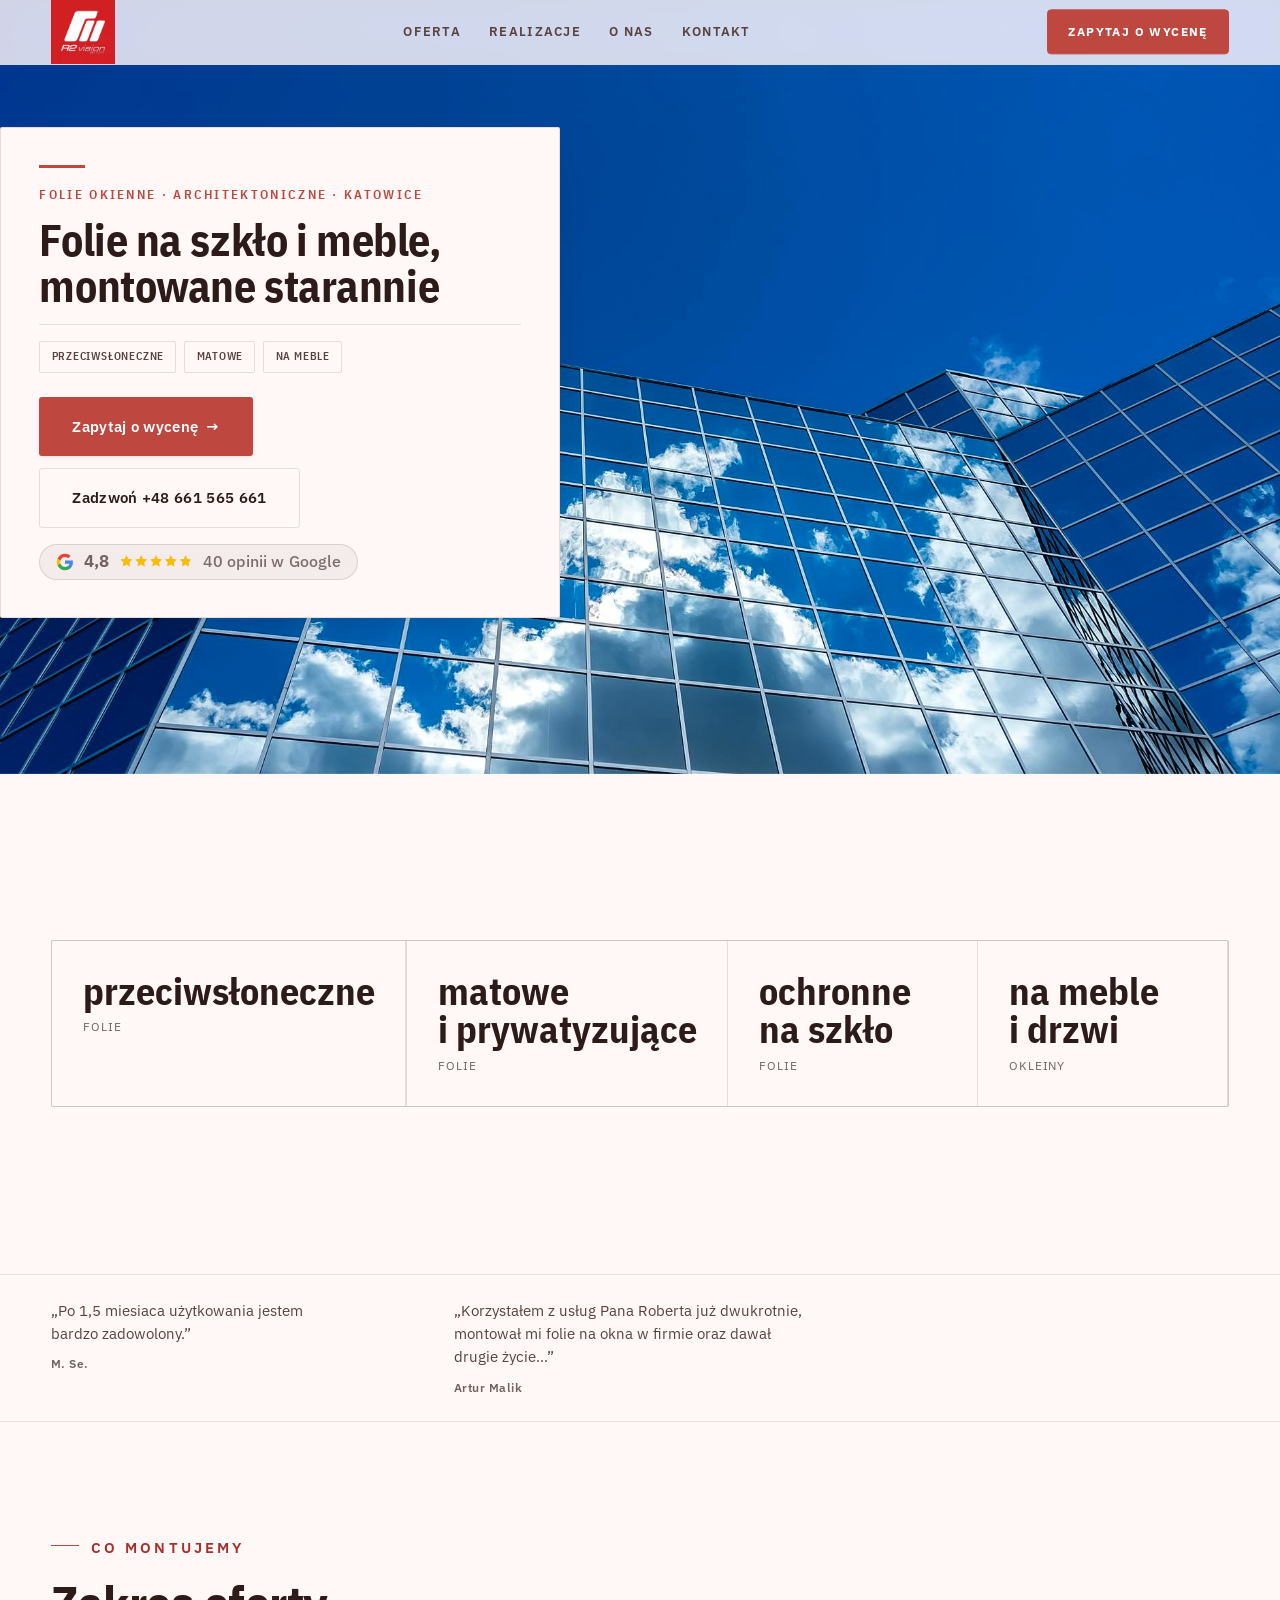
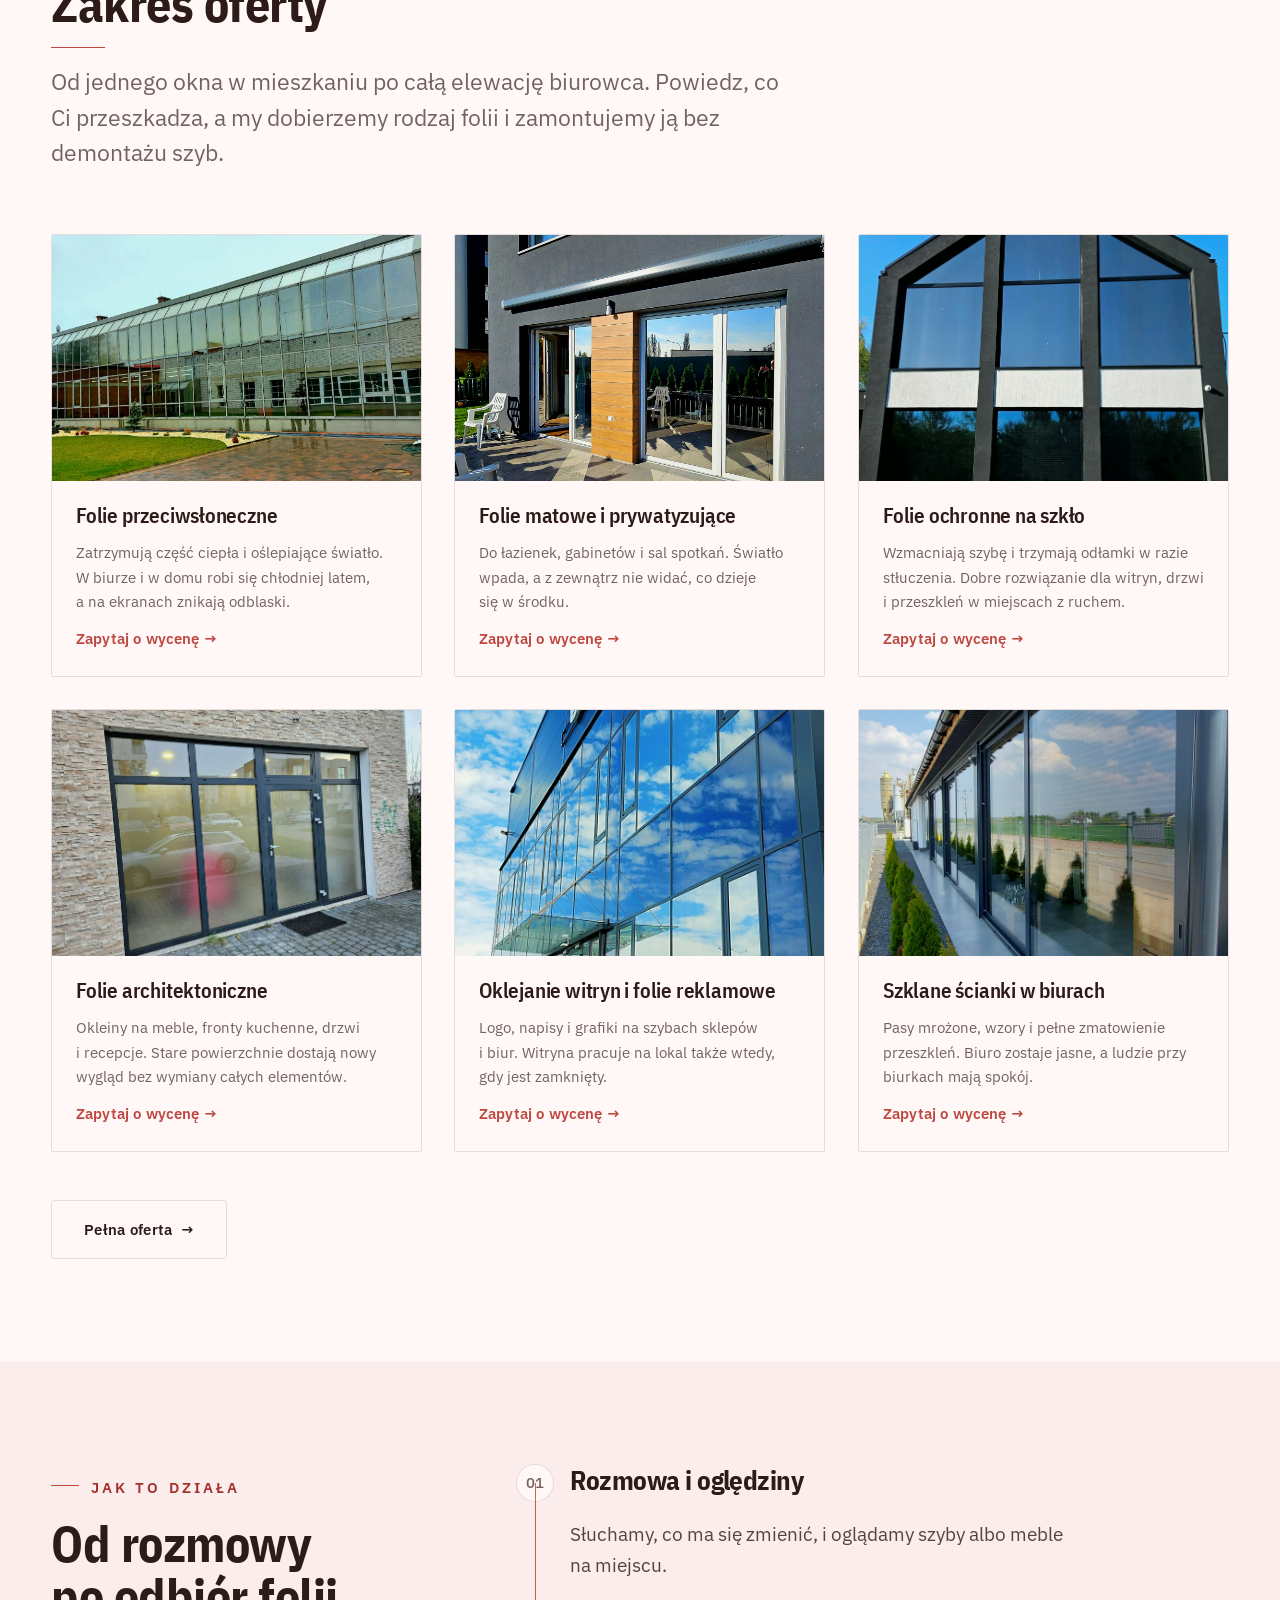
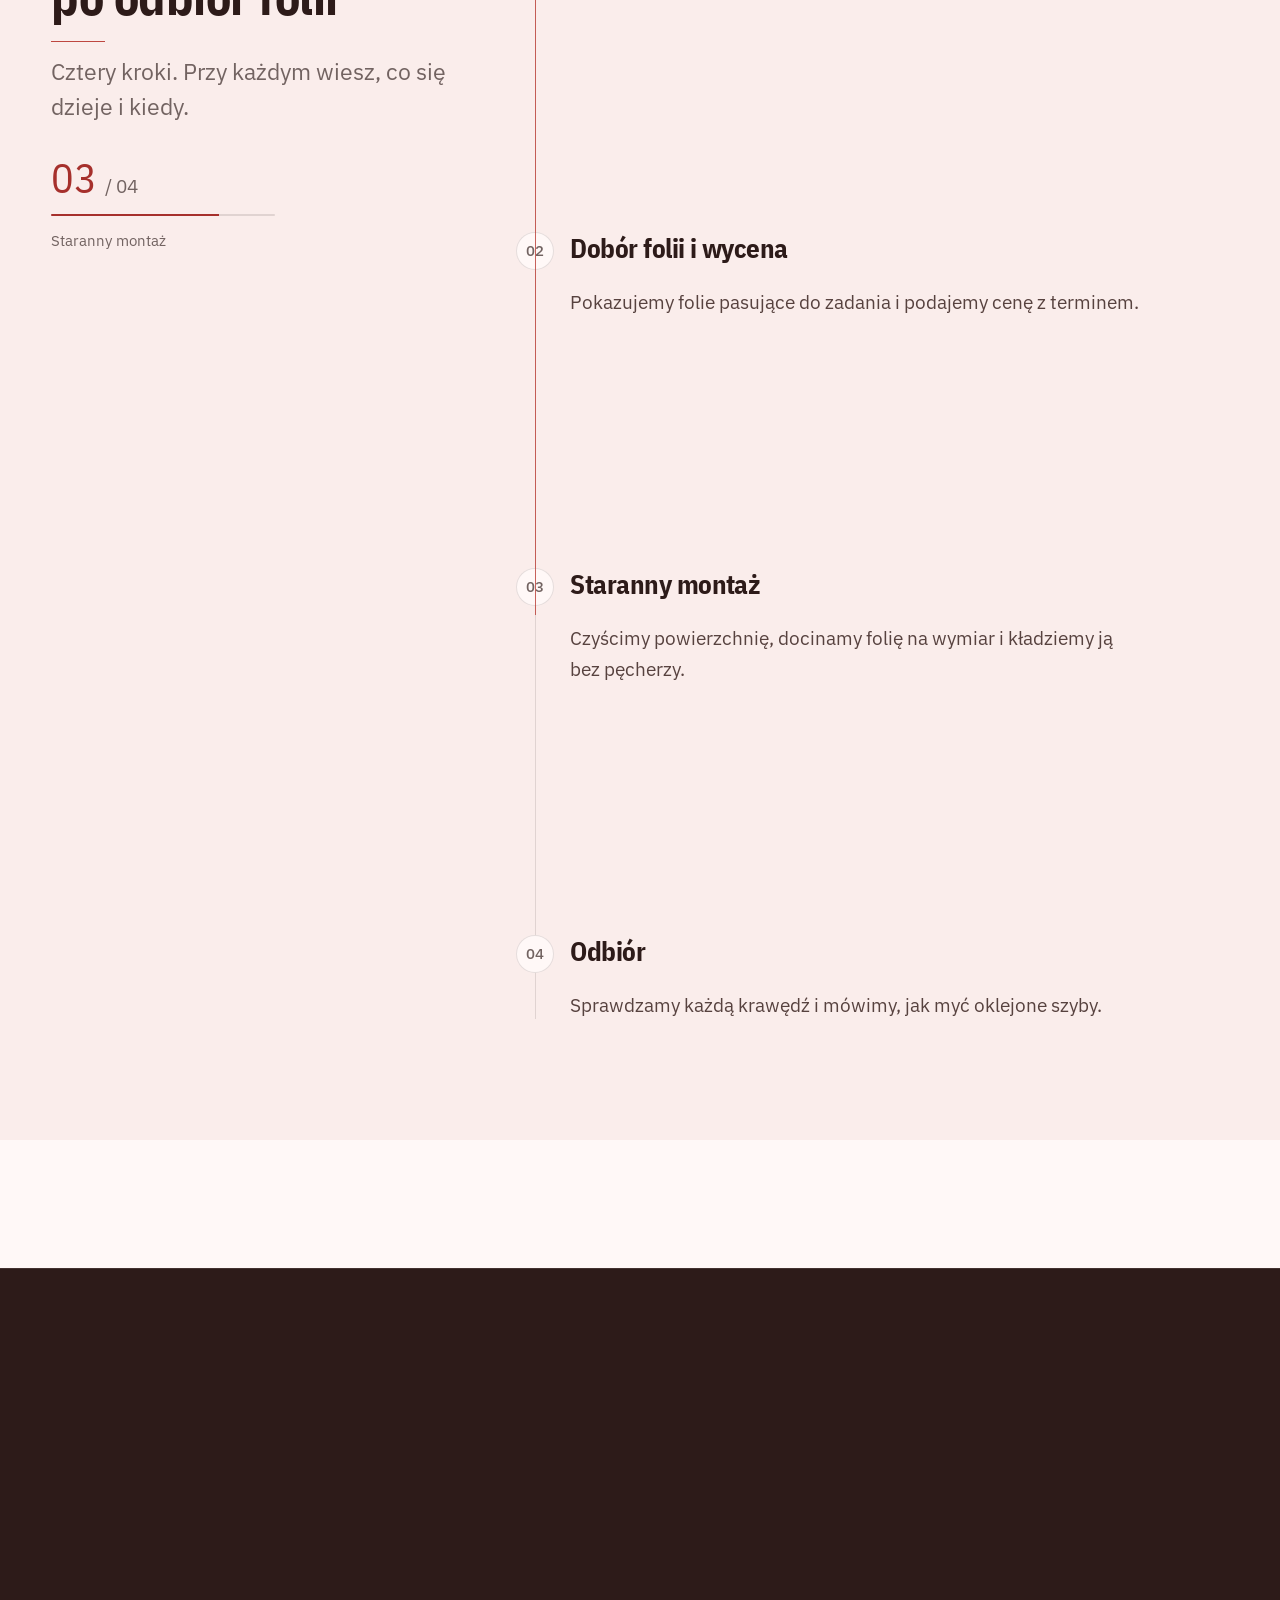
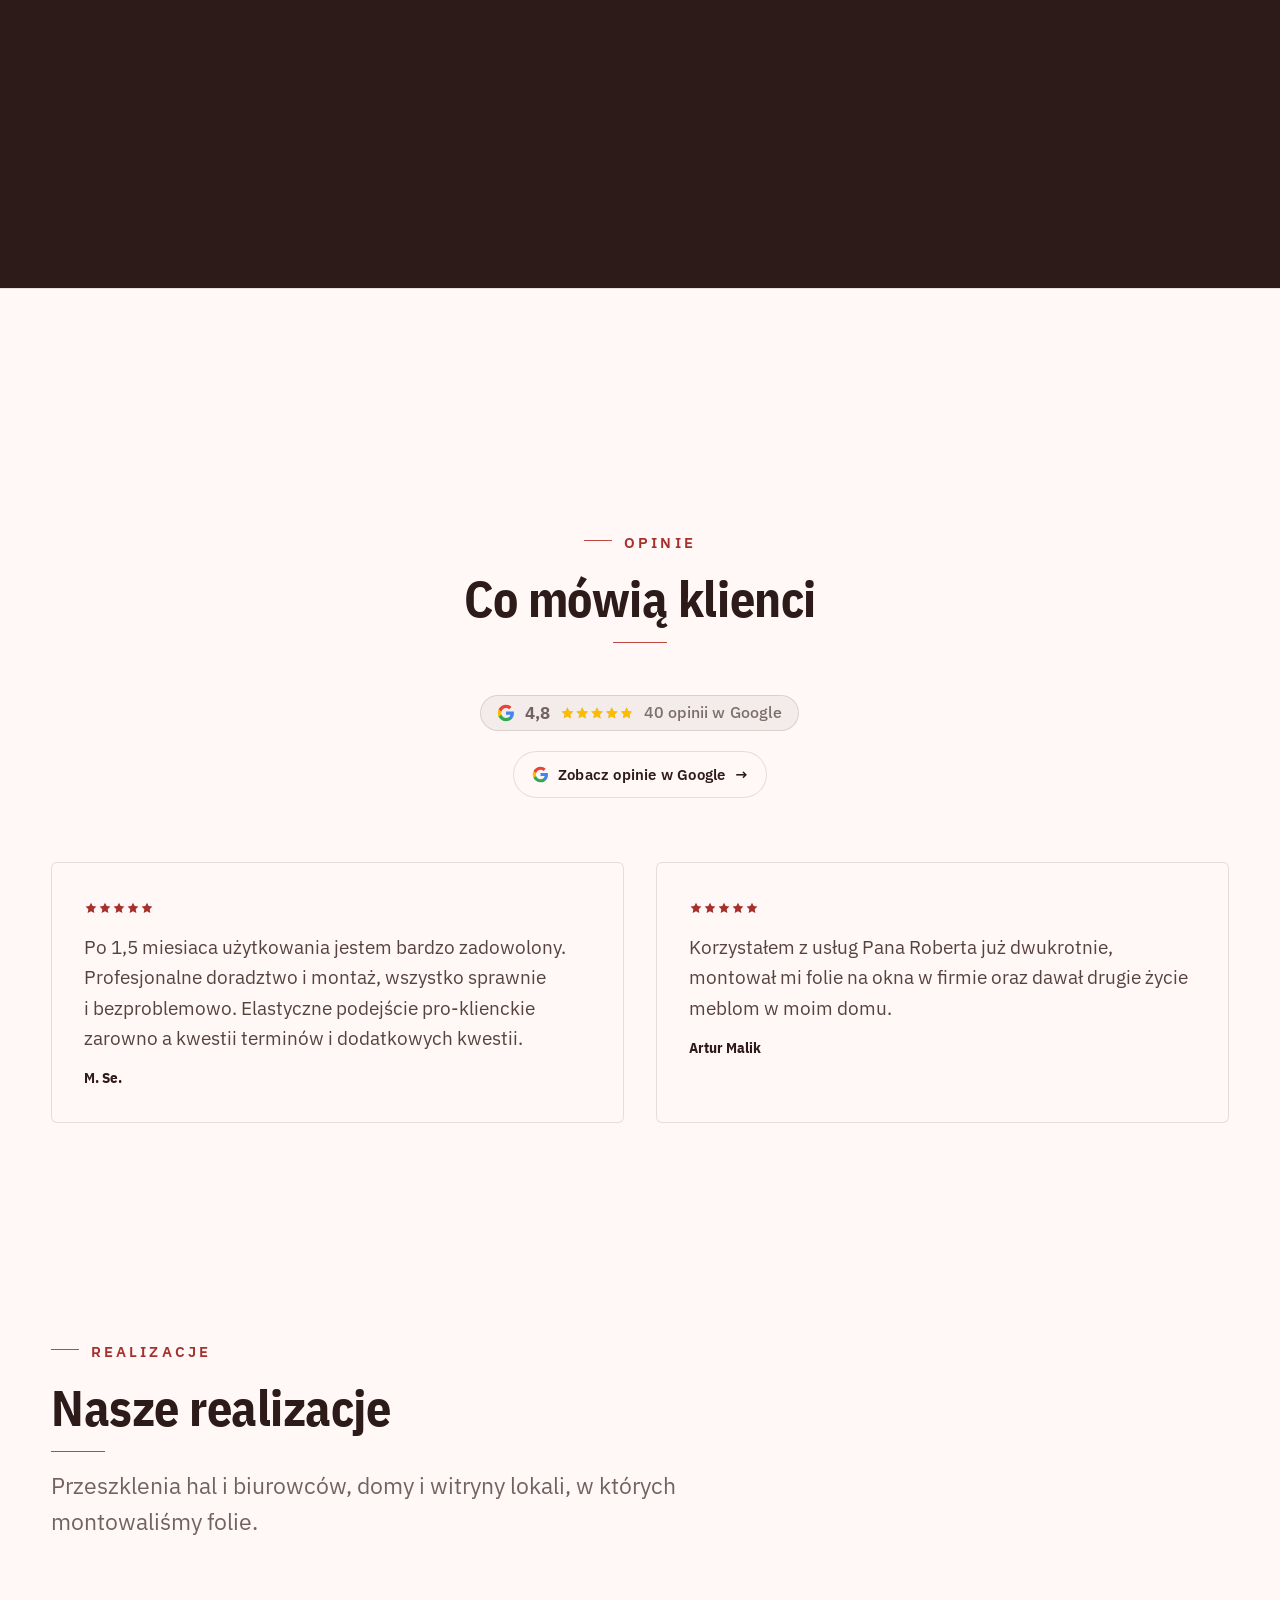
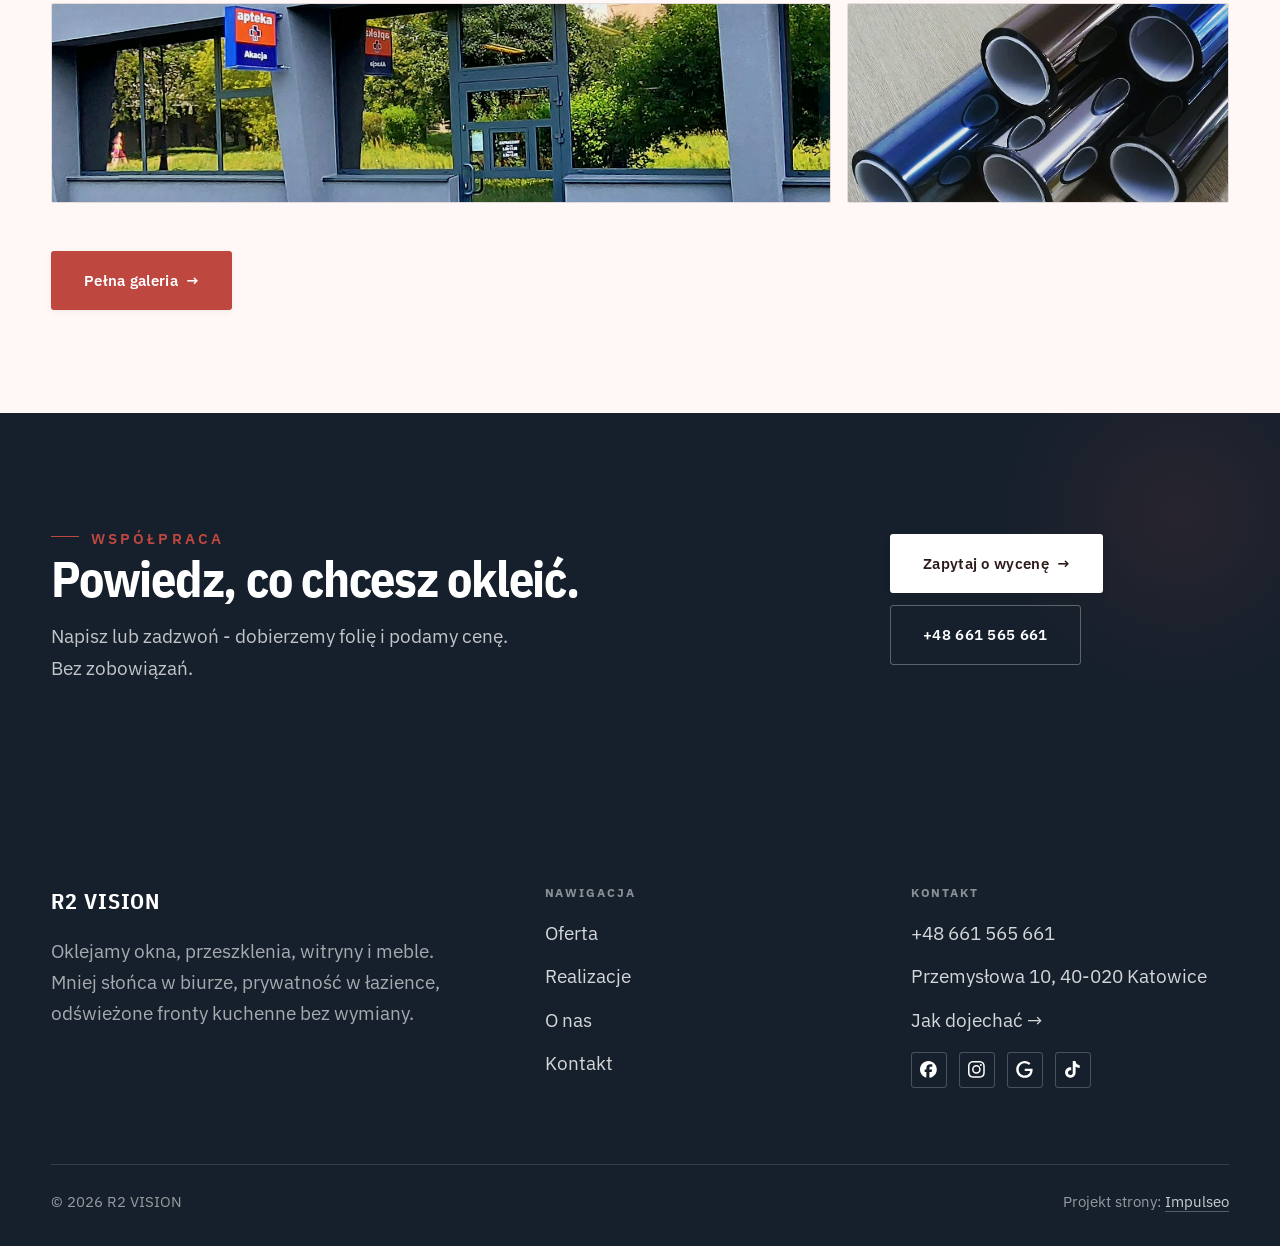
<file: index.html>
<!DOCTYPE html>
<html lang="pl">
<head>
<meta charset="UTF-8">
<meta name="viewport" content="width=device-width, initial-scale=1.0">
<title>R2 VISION - folie okienne i architektoniczne · Katowice</title>
<meta name="description" content="R2 VISION - montaż folii okiennych przeciwsłonecznych, matowych i ochronnych, folii architektonicznych na meble i drzwi oraz oklejanie witryn. Katowice i okolice.">
<link rel="canonical" href="https://kris20032.github.io/r2-vision-specjalisci-montazu-folii-okiennych-i-architektonicznych/">
<meta name="robots" content="noindex, nofollow">
<meta property="og:type" content="website">
<meta property="og:locale" content="pl_PL">
<meta property="og:site_name" content="R2 VISION">
<meta property="og:title" content="R2 VISION - folie okienne i architektoniczne · Katowice">
<meta property="og:description" content="R2 VISION - montaż folii okiennych przeciwsłonecznych, matowych i ochronnych, folii architektonicznych na meble i drzwi oraz oklejanie witryn. Katowice i okolice.">
<meta property="og:url" content="https://kris20032.github.io/r2-vision-specjalisci-montazu-folii-okiennych-i-architektonicznych/">
<meta property="og:image" content="https://kris20032.github.io/r2-vision-specjalisci-montazu-folii-okiennych-i-architektonicznych/img/og.jpg">
<meta property="og:image:width" content="1200">
<meta property="og:image:height" content="630">
<meta name="twitter:card" content="summary_large_image">
<script type="application/ld+json">{"@context": "https://schema.org", "@type": "LocalBusiness", "name": "R2 VISION", "url": "https://kris20032.github.io/r2-vision-specjalisci-montazu-folii-okiennych-i-architektonicznych/", "telephone": "+48661565661", "image": "https://kris20032.github.io/r2-vision-specjalisci-montazu-folii-okiennych-i-architektonicznych/img/og.jpg", "areaServed": "Katowice", "sameAs": ["https://maps.google.com/?cid=3417433919423925730&g_mp=Cidnb29nbGUubWFwcy5wbGFjZXMudjEuUGxhY2VzLlNlYXJjaFRleHQQAhgEIAA", "https://www.facebook.com/foliekatowice/", "https://www.instagram.com/foliekatowice/", "https://www.tiktok.com/@foliekatowice"]}</script>
<link rel="preconnect" href="https://fonts.googleapis.com">
<link rel="preconnect" href="https://fonts.gstatic.com" crossorigin>
<link href="https://fonts.googleapis.com/css2?family=IBM+Plex+Sans+Condensed:wght@500;600;700&family=IBM+Plex+Sans:wght@400;500;600&display=swap" rel="stylesheet">
<link rel="stylesheet" href="assets/styles.css?v=dc4a57c6">
</head>
<body>

<header class="nav">
  <div class="wrap nav-inner">
    <a class="brand brand-has-logo" href="index.html"><img class="brand-logo" src="img/logo.jpg" alt="R2 VISION" width="720" height="720" decoding="async"></a>
    <nav class="nav-links">
      <a href="oferta.html">Oferta</a>
      <a href="realizacje.html">Realizacje</a>
      <a href="o-nas.html">O nas</a>
      <a href="kontakt.html">Kontakt</a>
      <a href="kontakt.html" class="btn btn-accent">Zapytaj o wycenę</a>
    </nav>
    <button class="nav-toggle" aria-label="Menu"><span></span><span></span><span></span></button>
  </div>
</header>

<main>
<section class="hero-dom">
  <img class="hd-bg" src="img/hero.jpg" fetchpriority="high" data-rotate="img/g2.jpg" alt="R2 VISION" width="1880" height="1251">
  <div class="wrap">
    <div class="hd-panel reveal">
      <span class="hd-tick" aria-hidden="true"></span>
      <span class="hd-kicker">Folie okienne · architektoniczne · Katowice</span>
      <h1 class="hd-claim">Folie na szkło i meble, montowane starannie</h1>
      <ul class="hd-tags"><li>Przeciwsłoneczne</li><li>Matowe</li><li>Na meble</li></ul>
      <div class="hd-actions">
        <a href="kontakt.html" class="btn btn-accent">Zapytaj o wycenę <span class="arr">→</span></a>
        <a href="tel:+48661565661" class="btn btn-ghost">Zadzwoń +48 661 565 661</a>
      </div>
      <p class="hd-rating"><span class="g-badge"><svg class="gb-ico" viewBox="0 0 24 24" width="18" height="18" aria-hidden="true"><path fill="#4285F4" d="M22.56 12.25c0-.78-.07-1.53-.2-2.25H12v4.26h5.92c-.26 1.37-1.04 2.53-2.21 3.31v2.77h3.57c2.08-1.92 3.28-4.74 3.28-8.09z"/><path fill="#34A853" d="M12 23c2.97 0 5.46-.98 7.28-2.66l-3.57-2.77c-.98.66-2.23 1.06-3.71 1.06-2.86 0-5.29-1.93-6.16-4.53H2.18v2.84C3.99 20.53 7.7 23 12 23z"/><path fill="#FBBC05" d="M5.84 14.09c-.22-.66-.35-1.36-.35-2.09s.13-1.43.35-2.09V7.07H2.18C1.43 8.55 1 10.22 1 12s.43 3.45 1.18 4.93l2.85-2.22.81-.62z"/><path fill="#EA4335" d="M12 5.38c1.62 0 3.06.56 4.21 1.64l3.15-3.15C17.45 2.09 14.97 1 12 1 7.7 1 3.99 3.47 2.18 7.07l3.66 2.84c.87-2.6 3.3-4.53 6.16-4.53z"/></svg><b class="gb-ocena">4,8</b><svg class="gb-stars" viewBox="0 0 90 18" width="74" height="14.8" aria-hidden="true"><g fill="currentColor" opacity=".26"><path transform="translate(0,0)" d="M9 1.6l2.2 4.46 4.92.72-3.56 3.47.84 4.9L9 12.74l-4.4 2.31.84-4.9L1.88 6.68l4.92-.72L9 1.6Z"/><path transform="translate(18,0)" d="M9 1.6l2.2 4.46 4.92.72-3.56 3.47.84 4.9L9 12.74l-4.4 2.31.84-4.9L1.88 6.68l4.92-.72L9 1.6Z"/><path transform="translate(36,0)" d="M9 1.6l2.2 4.46 4.92.72-3.56 3.47.84 4.9L9 12.74l-4.4 2.31.84-4.9L1.88 6.68l4.92-.72L9 1.6Z"/><path transform="translate(54,0)" d="M9 1.6l2.2 4.46 4.92.72-3.56 3.47.84 4.9L9 12.74l-4.4 2.31.84-4.9L1.88 6.68l4.92-.72L9 1.6Z"/><path transform="translate(72,0)" d="M9 1.6l2.2 4.46 4.92.72-3.56 3.47.84 4.9L9 12.74l-4.4 2.31.84-4.9L1.88 6.68l4.92-.72L9 1.6Z"/></g><clipPath id="gs960"><rect x="0" y="0" width="86.4" height="18"/></clipPath><g fill="#FBBC04" clip-path="url(#gs960)"><path transform="translate(0,0)" d="M9 1.6l2.2 4.46 4.92.72-3.56 3.47.84 4.9L9 12.74l-4.4 2.31.84-4.9L1.88 6.68l4.92-.72L9 1.6Z"/><path transform="translate(18,0)" d="M9 1.6l2.2 4.46 4.92.72-3.56 3.47.84 4.9L9 12.74l-4.4 2.31.84-4.9L1.88 6.68l4.92-.72L9 1.6Z"/><path transform="translate(36,0)" d="M9 1.6l2.2 4.46 4.92.72-3.56 3.47.84 4.9L9 12.74l-4.4 2.31.84-4.9L1.88 6.68l4.92-.72L9 1.6Z"/><path transform="translate(54,0)" d="M9 1.6l2.2 4.46 4.92.72-3.56 3.47.84 4.9L9 12.74l-4.4 2.31.84-4.9L1.88 6.68l4.92-.72L9 1.6Z"/><path transform="translate(72,0)" d="M9 1.6l2.2 4.46 4.92.72-3.56 3.47.84 4.9L9 12.74l-4.4 2.31.84-4.9L1.88 6.68l4.92-.72L9 1.6Z"/></g></svg><span class="gb-txt">40 opinii w Google</span></span></p>
    </div>
  </div>
</section>
<section class="dom-statband">
  <div class="wrap">
    <div class="dom-stats">
      <div class="dom-stat reveal"><div class="ds-num">przeciwsłoneczne</div><div class="ds-lab">Folie</div></div>
      <div class="dom-stat reveal"><div class="ds-num">matowe i prywatyzujące</div><div class="ds-lab">Folie</div></div>
      <div class="dom-stat reveal"><div class="ds-num">ochronne na szkło</div><div class="ds-lab">Folie</div></div>
      <div class="dom-stat reveal"><div class="ds-num">na meble i drzwi</div><div class="ds-lab">Okleiny</div></div>
    </div>
  </div>
</section>
<section class="opinie-mini" aria-label="Opinie klientów">
  <div class="wrap">
    <div class="om-row">
      <div class="om-item reveal"><blockquote>„Po 1,5 miesiaca użytkowania jestem bardzo zadowolony.”</blockquote><span class="om-autor">M. Se.</span></div>
      <div class="om-item reveal"><blockquote>„Korzystałem z usług Pana Roberta już dwukrotnie, montował mi folie na okna w firmie oraz dawał drugie życie…”</blockquote><span class="om-autor">Artur Malik</span></div>
    </div>
  </div>
</section>
<section class="dom-products" id="produkty">
  <div class="wrap">
    <div class="head reveal">
      <span class="eyebrow">Co montujemy</span>
      <h2>Zakres oferty</h2>
      <p>Od jednego okna w mieszkaniu po całą elewację biurowca. Powiedz, co Ci przeszkadza, a my dobierzemy rodzaj folii i zamontujemy ją bez demontażu szyb.</p>
    </div>
    <div class="dom-grid">
      <article class="dom-card reveal">
        <figure class="dom-card__img"><img src="img/g1.jpg" alt="Folie przeciwsłoneczne" loading="lazy" width="1516" height="784" decoding="async"></figure>
        <div class="dom-card__body">
          <h3 class="dom-card__name">Folie przeciwsłoneczne</h3>
          <p class="dom-card__tag">Zatrzymują część ciepła i oślepiające światło. W biurze i w domu robi się chłodniej latem, a na ekranach znikają odblaski.</p>
          <a class="dom-card__link" href="kontakt.html">Zapytaj o wycenę <span class="arr">→</span></a>
        </div>
      </article>
      <article class="dom-card reveal">
        <figure class="dom-card__img"><img src="img/g3.jpg" alt="Folie matowe i prywatyzujące" loading="lazy" width="1400" height="1400" decoding="async"></figure>
        <div class="dom-card__body">
          <h3 class="dom-card__name">Folie matowe i prywatyzujące</h3>
          <p class="dom-card__tag">Do łazienek, gabinetów i sal spotkań. Światło wpada, a z zewnątrz nie widać, co dzieje się w środku.</p>
          <a class="dom-card__link" href="kontakt.html">Zapytaj o wycenę <span class="arr">→</span></a>
        </div>
      </article>
      <article class="dom-card reveal">
        <figure class="dom-card__img"><img src="img/g4.jpg" alt="Folie ochronne na szkło" loading="lazy" width="1538" height="2780" decoding="async"></figure>
        <div class="dom-card__body">
          <h3 class="dom-card__name">Folie ochronne na szkło</h3>
          <p class="dom-card__tag">Wzmacniają szybę i trzymają odłamki w razie stłuczenia. Dobre rozwiązanie dla witryn, drzwi i przeszkleń w miejscach z ruchem.</p>
          <a class="dom-card__link" href="kontakt.html">Zapytaj o wycenę <span class="arr">→</span></a>
        </div>
      </article>
      <article class="dom-card reveal">
        <figure class="dom-card__img"><img src="img/g5.jpg" alt="Folie architektoniczne" loading="lazy" width="1498" height="1078" decoding="async"></figure>
        <div class="dom-card__body">
          <h3 class="dom-card__name">Folie architektoniczne</h3>
          <p class="dom-card__tag">Okleiny na meble, fronty kuchenne, drzwi i recepcje. Stare powierzchnie dostają nowy wygląd bez wymiany całych elementów.</p>
          <a class="dom-card__link" href="kontakt.html">Zapytaj o wycenę <span class="arr">→</span></a>
        </div>
      </article>
      <article class="dom-card reveal">
        <figure class="dom-card__img"><img src="img/g6.jpg" alt="Oklejanie witryn i folie reklamowe" loading="lazy" width="1600" height="3550" decoding="async"></figure>
        <div class="dom-card__body">
          <h3 class="dom-card__name">Oklejanie witryn i folie reklamowe</h3>
          <p class="dom-card__tag">Logo, napisy i grafiki na szybach sklepów i biur. Witryna pracuje na lokal także wtedy, gdy jest zamknięty.</p>
          <a class="dom-card__link" href="kontakt.html">Zapytaj o wycenę <span class="arr">→</span></a>
        </div>
      </article>
      <article class="dom-card reveal">
        <figure class="dom-card__img"><img src="img/g7.jpg" alt="Szklane ścianki w biurach" loading="lazy" width="1600" height="3556" decoding="async"></figure>
        <div class="dom-card__body">
          <h3 class="dom-card__name">Szklane ścianki w biurach</h3>
          <p class="dom-card__tag">Pasy mrożone, wzory i pełne zmatowienie przeszkleń. Biuro zostaje jasne, a ludzie przy biurkach mają spokój.</p>
          <a class="dom-card__link" href="kontakt.html">Zapytaj o wycenę <span class="arr">→</span></a>
        </div>
      </article>
    </div>
    <div style="margin-top:var(--space-7)" class="reveal"><a href="oferta.html" class="btn btn-ghost">Pełna oferta <span class="arr">→</span></a></div>
  </div>
</section>
<section class="proces proces-os dom">
  <div class="wrap proc-grid">
    <div class="proc-side">
      <div class="head reveal">
        <span class="eyebrow">Jak to działa</span>
        <h2>Od rozmowy po odbiór folii</h2>
        <p>Cztery kroki. Przy każdym wiesz, co się dzieje i kiedy.</p>
      </div>
      <div class="proc-count" aria-hidden="true"><span class="pc-cur">01</span><span class="pc-all">/ 04</span></div>
      <div class="proc-bar" aria-hidden="true"><i></i></div>
      <p class="proc-now" aria-hidden="true">Rozmowa i oględziny</p>
    </div>
    <ol class="proces-line">
      <li class="reveal"><span class="pno">01</span><h3>Rozmowa i oględziny</h3><p>Słuchamy, co ma się zmienić, i oglądamy szyby albo meble na miejscu.</p></li>
      <li class="reveal"><span class="pno">02</span><h3>Dobór folii i wycena</h3><p>Pokazujemy folie pasujące do zadania i podajemy cenę z terminem.</p></li>
            <li class="reveal"><span class="pno">03</span><h3>Staranny montaż</h3><p>Czyścimy powierzchnię, docinamy folię na wymiar i kładziemy ją bez pęcherzy.</p></li>
      <li class="reveal"><span class="pno">04</span><h3>Odbiór</h3><p>Sprawdzamy każdą krawędź i mówimy, jak myć oklejone szyby.</p></li>
    </ol>
  </div>
</section>
<section class="stopklatka" aria-hidden="true">
  <div class="stk-bg" style="background-image:url(img/about.jpg)"></div>
</section>
<section class="opinie">
  <div class="wrap">
    <div class="head center reveal">
      <span class="eyebrow">Opinie</span>
      <h2>Co mówią klienci</h2>
    </div>
    <p class="op-meta reveal"><span class="g-badge"><svg class="gb-ico" viewBox="0 0 24 24" width="18" height="18" aria-hidden="true"><path fill="#4285F4" d="M22.56 12.25c0-.78-.07-1.53-.2-2.25H12v4.26h5.92c-.26 1.37-1.04 2.53-2.21 3.31v2.77h3.57c2.08-1.92 3.28-4.74 3.28-8.09z"/><path fill="#34A853" d="M12 23c2.97 0 5.46-.98 7.28-2.66l-3.57-2.77c-.98.66-2.23 1.06-3.71 1.06-2.86 0-5.29-1.93-6.16-4.53H2.18v2.84C3.99 20.53 7.7 23 12 23z"/><path fill="#FBBC05" d="M5.84 14.09c-.22-.66-.35-1.36-.35-2.09s.13-1.43.35-2.09V7.07H2.18C1.43 8.55 1 10.22 1 12s.43 3.45 1.18 4.93l2.85-2.22.81-.62z"/><path fill="#EA4335" d="M12 5.38c1.62 0 3.06.56 4.21 1.64l3.15-3.15C17.45 2.09 14.97 1 12 1 7.7 1 3.99 3.47 2.18 7.07l3.66 2.84c.87-2.6 3.3-4.53 6.16-4.53z"/></svg><b class="gb-ocena">4,8</b><svg class="gb-stars" viewBox="0 0 90 18" width="74" height="14.8" aria-hidden="true"><g fill="currentColor" opacity=".26"><path transform="translate(0,0)" d="M9 1.6l2.2 4.46 4.92.72-3.56 3.47.84 4.9L9 12.74l-4.4 2.31.84-4.9L1.88 6.68l4.92-.72L9 1.6Z"/><path transform="translate(18,0)" d="M9 1.6l2.2 4.46 4.92.72-3.56 3.47.84 4.9L9 12.74l-4.4 2.31.84-4.9L1.88 6.68l4.92-.72L9 1.6Z"/><path transform="translate(36,0)" d="M9 1.6l2.2 4.46 4.92.72-3.56 3.47.84 4.9L9 12.74l-4.4 2.31.84-4.9L1.88 6.68l4.92-.72L9 1.6Z"/><path transform="translate(54,0)" d="M9 1.6l2.2 4.46 4.92.72-3.56 3.47.84 4.9L9 12.74l-4.4 2.31.84-4.9L1.88 6.68l4.92-.72L9 1.6Z"/><path transform="translate(72,0)" d="M9 1.6l2.2 4.46 4.92.72-3.56 3.47.84 4.9L9 12.74l-4.4 2.31.84-4.9L1.88 6.68l4.92-.72L9 1.6Z"/></g><clipPath id="gs960"><rect x="0" y="0" width="86.4" height="18"/></clipPath><g fill="#FBBC04" clip-path="url(#gs960)"><path transform="translate(0,0)" d="M9 1.6l2.2 4.46 4.92.72-3.56 3.47.84 4.9L9 12.74l-4.4 2.31.84-4.9L1.88 6.68l4.92-.72L9 1.6Z"/><path transform="translate(18,0)" d="M9 1.6l2.2 4.46 4.92.72-3.56 3.47.84 4.9L9 12.74l-4.4 2.31.84-4.9L1.88 6.68l4.92-.72L9 1.6Z"/><path transform="translate(36,0)" d="M9 1.6l2.2 4.46 4.92.72-3.56 3.47.84 4.9L9 12.74l-4.4 2.31.84-4.9L1.88 6.68l4.92-.72L9 1.6Z"/><path transform="translate(54,0)" d="M9 1.6l2.2 4.46 4.92.72-3.56 3.47.84 4.9L9 12.74l-4.4 2.31.84-4.9L1.88 6.68l4.92-.72L9 1.6Z"/><path transform="translate(72,0)" d="M9 1.6l2.2 4.46 4.92.72-3.56 3.47.84 4.9L9 12.74l-4.4 2.31.84-4.9L1.88 6.68l4.92-.72L9 1.6Z"/></g></svg><span class="gb-txt">40 opinii w Google</span></span></p>
    <p class="op-meta reveal"><a class="op-google" href="https://maps.google.com/?cid=3417433919423925730&amp;g_mp=Cidnb29nbGUubWFwcy5wbGFjZXMudjEuUGxhY2VzLlNlYXJjaFRleHQQAhgEIAA" target="_blank" rel="noopener"><svg class="op-g-ico" viewBox="0 0 24 24" width="17" height="17" aria-hidden="true"><path fill="#4285F4" d="M22.56 12.25c0-.78-.07-1.53-.2-2.25H12v4.26h5.92c-.26 1.37-1.04 2.53-2.21 3.31v2.77h3.57c2.08-1.92 3.28-4.74 3.28-8.09z"/><path fill="#34A853" d="M12 23c2.97 0 5.46-.98 7.28-2.66l-3.57-2.77c-.98.66-2.23 1.06-3.71 1.06-2.86 0-5.29-1.93-6.16-4.53H2.18v2.84C3.99 20.53 7.7 23 12 23z"/><path fill="#FBBC05" d="M5.84 14.09c-.22-.66-.35-1.36-.35-2.09s.13-1.43.35-2.09V7.07H2.18C1.43 8.55 1 10.22 1 12s.43 3.45 1.18 4.93l2.85-2.22.81-.62z"/><path fill="#EA4335" d="M12 5.38c1.62 0 3.06.56 4.21 1.64l3.15-3.15C17.45 2.09 14.97 1 12 1 7.7 1 3.99 3.47 2.18 7.07l3.66 2.84c.87-2.6 3.3-4.53 6.16-4.53z"/></svg><span>Zobacz opinie w Google</span><span class="arr">→</span></a></p>
    <div class="opinie-grid">
      <figure class="op-card reveal"><span class="op-star"><svg class="ico-star" width="14" height="14" viewBox="0 0 24 24" style="vertical-align:-2px" aria-hidden="true"><path d="M12 2.8l2.85 5.8 6.4.93-4.63 4.5 1.1 6.37L12 17.4l-5.72 3 1.1-6.37-4.63-4.5 6.4-.93L12 2.8Z" fill="currentColor"/></svg><svg class="ico-star" width="14" height="14" viewBox="0 0 24 24" style="vertical-align:-2px" aria-hidden="true"><path d="M12 2.8l2.85 5.8 6.4.93-4.63 4.5 1.1 6.37L12 17.4l-5.72 3 1.1-6.37-4.63-4.5 6.4-.93L12 2.8Z" fill="currentColor"/></svg><svg class="ico-star" width="14" height="14" viewBox="0 0 24 24" style="vertical-align:-2px" aria-hidden="true"><path d="M12 2.8l2.85 5.8 6.4.93-4.63 4.5 1.1 6.37L12 17.4l-5.72 3 1.1-6.37-4.63-4.5 6.4-.93L12 2.8Z" fill="currentColor"/></svg><svg class="ico-star" width="14" height="14" viewBox="0 0 24 24" style="vertical-align:-2px" aria-hidden="true"><path d="M12 2.8l2.85 5.8 6.4.93-4.63 4.5 1.1 6.37L12 17.4l-5.72 3 1.1-6.37-4.63-4.5 6.4-.93L12 2.8Z" fill="currentColor"/></svg><svg class="ico-star" width="14" height="14" viewBox="0 0 24 24" style="vertical-align:-2px" aria-hidden="true"><path d="M12 2.8l2.85 5.8 6.4.93-4.63 4.5 1.1 6.37L12 17.4l-5.72 3 1.1-6.37-4.63-4.5 6.4-.93L12 2.8Z" fill="currentColor"/></svg></span><blockquote>Po 1,5 miesiaca użytkowania jestem bardzo zadowolony. Profesjonalne doradztwo i montaż, wszystko sprawnie i bezproblemowo. Elastyczne podejście pro-klienckie zarowno a kwestii terminów i dodatkowych kwestii.</blockquote><span class="op-autor">M. Se.</span></figure>
      <figure class="op-card reveal"><span class="op-star"><svg class="ico-star" width="14" height="14" viewBox="0 0 24 24" style="vertical-align:-2px" aria-hidden="true"><path d="M12 2.8l2.85 5.8 6.4.93-4.63 4.5 1.1 6.37L12 17.4l-5.72 3 1.1-6.37-4.63-4.5 6.4-.93L12 2.8Z" fill="currentColor"/></svg><svg class="ico-star" width="14" height="14" viewBox="0 0 24 24" style="vertical-align:-2px" aria-hidden="true"><path d="M12 2.8l2.85 5.8 6.4.93-4.63 4.5 1.1 6.37L12 17.4l-5.72 3 1.1-6.37-4.63-4.5 6.4-.93L12 2.8Z" fill="currentColor"/></svg><svg class="ico-star" width="14" height="14" viewBox="0 0 24 24" style="vertical-align:-2px" aria-hidden="true"><path d="M12 2.8l2.85 5.8 6.4.93-4.63 4.5 1.1 6.37L12 17.4l-5.72 3 1.1-6.37-4.63-4.5 6.4-.93L12 2.8Z" fill="currentColor"/></svg><svg class="ico-star" width="14" height="14" viewBox="0 0 24 24" style="vertical-align:-2px" aria-hidden="true"><path d="M12 2.8l2.85 5.8 6.4.93-4.63 4.5 1.1 6.37L12 17.4l-5.72 3 1.1-6.37-4.63-4.5 6.4-.93L12 2.8Z" fill="currentColor"/></svg><svg class="ico-star" width="14" height="14" viewBox="0 0 24 24" style="vertical-align:-2px" aria-hidden="true"><path d="M12 2.8l2.85 5.8 6.4.93-4.63 4.5 1.1 6.37L12 17.4l-5.72 3 1.1-6.37-4.63-4.5 6.4-.93L12 2.8Z" fill="currentColor"/></svg></span><blockquote>Korzystałem z usług Pana Roberta już dwukrotnie, montował mi folie na okna w firmie oraz dawał drugie życie meblom w moim domu.</blockquote><span class="op-autor">Artur Malik</span></figure>
    </div>
  </div>
</section>
<section>
  <div class="wrap">
    <div class="head reveal">
      <span class="eyebrow">Realizacje</span>
      <h2>Nasze realizacje</h2>
      <p>Przeszklenia hal i biurowców, domy i witryny lokali, w których montowaliśmy folie.</p>
    </div>
    <div class="gallery">
      <div class="tile t-two3 reveal"><img src="img/g8.jpg" alt="R2 VISION" loading="lazy" width="1376" height="3412" decoding="async"></div>
      <div class="tile t-third reveal"><img src="img/g9.jpg" alt="R2 VISION" loading="lazy" width="917" height="917" decoding="async"></div>
    </div>
    <div style="margin-top:var(--space-7)" class="reveal"><a href="realizacje.html" class="btn btn-accent">Pełna galeria <span class="arr">→</span></a></div>
  </div>
</section>
<section class="cta">
  <div class="wrap">
    <div class="reveal">
      <span class="eyebrow">Współpraca</span>
      <h2>Powiedz, co chcesz okleić.</h2>
      <p>Napisz lub zadzwoń - dobierzemy folię i podamy cenę. Bez zobowiązań.</p>
    </div>
    <div class="cta-actions reveal">
      <a href="kontakt.html" class="btn btn-light">Zapytaj o wycenę <span class="arr">→</span></a>
      <a href="tel:+48661565661" class="btn btn-ghost btn-ghost-cta">+48 661 565 661</a>
    </div>
  </div>
</section>
</main>

<footer>
  <div class="wrap">
    <div class="foot-grid">
      <div class="foot-brand">
        <div class="name">R2 VISION</div>
        <p>Oklejamy okna, przeszklenia, witryny i meble. Mniej słońca w biurze, prywatność w łazience, odświeżone fronty kuchenne bez wymiany.</p>
      </div>
      <div class="foot-col">
        <h4>Nawigacja</h4>
        <a href="oferta.html">Oferta</a>
        <a href="realizacje.html">Realizacje</a>
        <a href="o-nas.html">O nas</a>
        <a href="kontakt.html">Kontakt</a>
      </div>
      <div class="foot-col">
        <h4>Kontakt</h4>
        <a href="tel:+48661565661">+48 661 565 661</a>
        <p>Przemysłowa 10, 40-020 Katowice</p>
        <a href="https://maps.google.com/?cid=3417433919423925730&g_mp=Cidnb29nbGUubWFwcy5wbGFjZXMudjEuUGxhY2VzLlNlYXJjaFRleHQQAhgEIAA" target="_blank" rel="noopener">Jak dojechać →</a>
      <div class="foot-soc">
        <a class="soc" href="https://www.facebook.com/foliekatowice/" target="_blank" rel="noopener" aria-label="Facebook - R2 VISION"><svg viewBox="0 0 24 24" aria-hidden="true" focusable="false"><path d="M9.101 23.691v-7.98H6.627v-3.667h2.474v-1.58c0-4.085 1.848-5.978 5.858-5.978.401 0 .955.042 1.468.103a8.68 8.68 0 0 1 1.141.195v3.325a8.623 8.623 0 0 0-.653-.036 26.805 26.805 0 0 0-.733-.009c-.707 0-1.259.096-1.675.309a1.686 1.686 0 0 0-.679.622c-.258.42-.374.995-.374 1.752v1.297h3.919l-.386 2.103-.287 1.564h-3.246v8.245C19.396 23.238 24 18.179 24 12.044c0-6.627-5.373-12-12-12s-12 5.373-12 12c0 5.628 3.874 10.35 9.101 11.647Z" fill="currentColor"/></svg></a>
        <a class="soc" href="https://www.instagram.com/foliekatowice/" target="_blank" rel="noopener" aria-label="Instagram - R2 VISION"><svg viewBox="0 0 24 24" aria-hidden="true" focusable="false"><path d="M7.0301.084c-1.2768.0602-2.1487.264-2.911.5634-.7888.3075-1.4575.72-2.1228 1.3877-.6652.6677-1.075 1.3368-1.3802 2.127-.2954.7638-.4956 1.6365-.552 2.914-.0564 1.2775-.0689 1.6882-.0626 4.947.0062 3.2586.0206 3.6671.0825 4.9473.061 1.2765.264 2.1482.5635 2.9107.308.7889.72 1.4573 1.388 2.1228.6679.6655 1.3365 1.0743 2.1285 1.38.7632.295 1.6361.4961 2.9134.552 1.2773.056 1.6884.069 4.9462.0627 3.2578-.0062 3.668-.0207 4.9478-.0814 1.28-.0607 2.147-.2652 2.9098-.5633.7889-.3086 1.4578-.72 2.1228-1.3881.665-.6682 1.0745-1.3378 1.3795-2.1284.2957-.7632.4966-1.636.552-2.9124.056-1.2809.0692-1.6898.063-4.948-.0063-3.2583-.021-3.6668-.0817-4.9465-.0607-1.2797-.264-2.1487-.5633-2.9117-.3084-.7889-.72-1.4568-1.3876-2.1228C21.2982 1.33 20.628.9208 19.8378.6165 19.074.321 18.2017.1197 16.9244.0645 15.6471.0093 15.236-.005 11.977.0014 8.718.0076 8.31.0215 7.0301.0839m.1402 21.6932c-1.17-.0509-1.8053-.2453-2.2287-.408-.5606-.216-.96-.4771-1.3819-.895-.422-.4178-.6811-.8186-.9-1.378-.1644-.4234-.3624-1.058-.4171-2.228-.0595-1.2645-.072-1.6442-.079-4.848-.007-3.2037.0053-3.583.0607-4.848.05-1.169.2456-1.805.408-2.2282.216-.5613.4762-.96.895-1.3816.4188-.4217.8184-.6814 1.3783-.9003.423-.1651 1.0575-.3614 2.227-.4171 1.2655-.06 1.6447-.072 4.848-.079 3.2033-.007 3.5835.005 4.8495.0608 1.169.0508 1.8053.2445 2.228.408.5608.216.96.4754 1.3816.895.4217.4194.6816.8176.9005 1.3787.1653.4217.3617 1.056.4169 2.2263.0602 1.2655.0739 1.645.0796 4.848.0058 3.203-.0055 3.5834-.061 4.848-.051 1.17-.245 1.8055-.408 2.2294-.216.5604-.4763.96-.8954 1.3814-.419.4215-.8181.6811-1.3783.9-.4224.1649-1.0577.3617-2.2262.4174-1.2656.0595-1.6448.072-4.8493.079-3.2045.007-3.5825-.006-4.848-.0608M16.953 5.5864A1.44 1.44 0 1 0 18.39 4.144a1.44 1.44 0 0 0-1.437 1.4424M5.8385 12.012c.0067 3.4032 2.7706 6.1557 6.173 6.1493 3.4026-.0065 6.157-2.7701 6.1506-6.1733-.0065-3.4032-2.771-6.1565-6.174-6.1498-3.403.0067-6.156 2.771-6.1496 6.1738M8 12.0077a4 4 0 1 1 4.008 3.9921A3.9996 3.9996 0 0 1 8 12.0077" fill="currentColor"/></svg></a>
        <a class="soc" href="https://maps.google.com/?cid=3417433919423925730&g_mp=Cidnb29nbGUubWFwcy5wbGFjZXMudjEuUGxhY2VzLlNlYXJjaFRleHQQAhgEIAA" target="_blank" rel="noopener" aria-label="Google - R2 VISION"><svg viewBox="0 0 24 24" aria-hidden="true" focusable="false"><path d="M12.48 10.92v3.28h7.84c-.24 1.84-.853 3.187-1.787 4.133-1.147 1.147-2.933 2.4-6.053 2.4-4.827 0-8.6-3.893-8.6-8.72s3.773-8.72 8.6-8.72c2.6 0 4.507 1.027 5.907 2.347l2.307-2.307C18.747 1.44 16.133 0 12.48 0 5.867 0 .307 5.387.307 12s5.56 12 12.173 12c3.573 0 6.267-1.173 8.373-3.36 2.16-2.16 2.84-5.213 2.84-7.667 0-.76-.053-1.467-.173-2.053H12.48z" fill="currentColor"/></svg></a>
        <a class="soc" href="https://www.tiktok.com/@foliekatowice" target="_blank" rel="noopener" aria-label="TikTok - R2 VISION"><svg viewBox="0 0 24 24" aria-hidden="true" focusable="false"><path d="M12.525.02c1.31-.02 2.61-.01 3.91-.02.08 1.53.63 3.09 1.75 4.17 1.12 1.11 2.7 1.62 4.24 1.79v4.03c-1.44-.05-2.89-.35-4.2-.97-.57-.26-1.1-.59-1.62-.93-.01 2.92.01 5.84-.02 8.75-.08 1.4-.54 2.79-1.35 3.94-1.31 1.92-3.58 3.17-5.91 3.21-1.43.08-2.86-.31-4.08-1.03-2.02-1.19-3.44-3.37-3.65-5.71-.02-.5-.03-1-.01-1.49.18-1.9 1.12-3.72 2.58-4.96 1.66-1.44 3.98-2.13 6.15-1.72.02 1.48-.04 2.96-.04 4.44-.99-.32-2.15-.23-3.02.37-.63.41-1.11 1.04-1.36 1.75-.21.51-.15 1.07-.14 1.61.24 1.64 1.82 3.02 3.5 2.87 1.12-.01 2.19-.66 2.77-1.61.19-.33.4-.67.41-1.06.1-1.79.06-3.57.07-5.36.01-4.03-.01-8.05.02-12.07z" fill="currentColor"/></svg></a>
      </div>
      </div>
    </div>
    <div class="foot-bot">
      <span>© 2026 R2 VISION</span>
      <span>Projekt strony: <a class="foot-credit" href="https://impulseo.pl" target="_blank" rel="noopener">Impulseo</a></span>
    </div>
  </div>
</footer>
<div class="sticky-reserve"><a class="sr-book" href="kontakt.html">Zapytaj o wycenę</a><a class="sr-call" href="tel:+48661565661" aria-label="Zadzwoń"><svg class="ico-tel" width="16" height="16" viewBox="0 0 24 24" fill="none" aria-hidden="true"><path d="M6.6 10.8a15.5 15.5 0 0 0 6.6 6.6l2.2-2.2a1 1 0 0 1 1-.24 11.4 11.4 0 0 0 3.6.58 1 1 0 0 1 1 1V20a1 1 0 0 1-1 1A17 17 0 0 1 3 4a1 1 0 0 1 1-1h3.5a1 1 0 0 1 1 1c0 1.25.2 2.46.58 3.6a1 1 0 0 1-.25 1l-2.23 2.2Z" fill="currentColor"/></svg></a></div>
<div class="demo-wazne" data-do="2026-11-01" data-cykl="3" hidden><svg class="dw-ico" width="13" height="13" viewBox="0 0 24 24" fill="none" aria-hidden="true"><circle cx="12" cy="12" r="8.6" stroke="currentColor" stroke-width="1.8"/><path d="M12 7.2V12l3.3 2" stroke="currentColor" stroke-width="1.8" stroke-linecap="round"/></svg><span class="dw-txt"></span></div>

<script src="assets/main.js"></script>
</body>
</html>
</file>
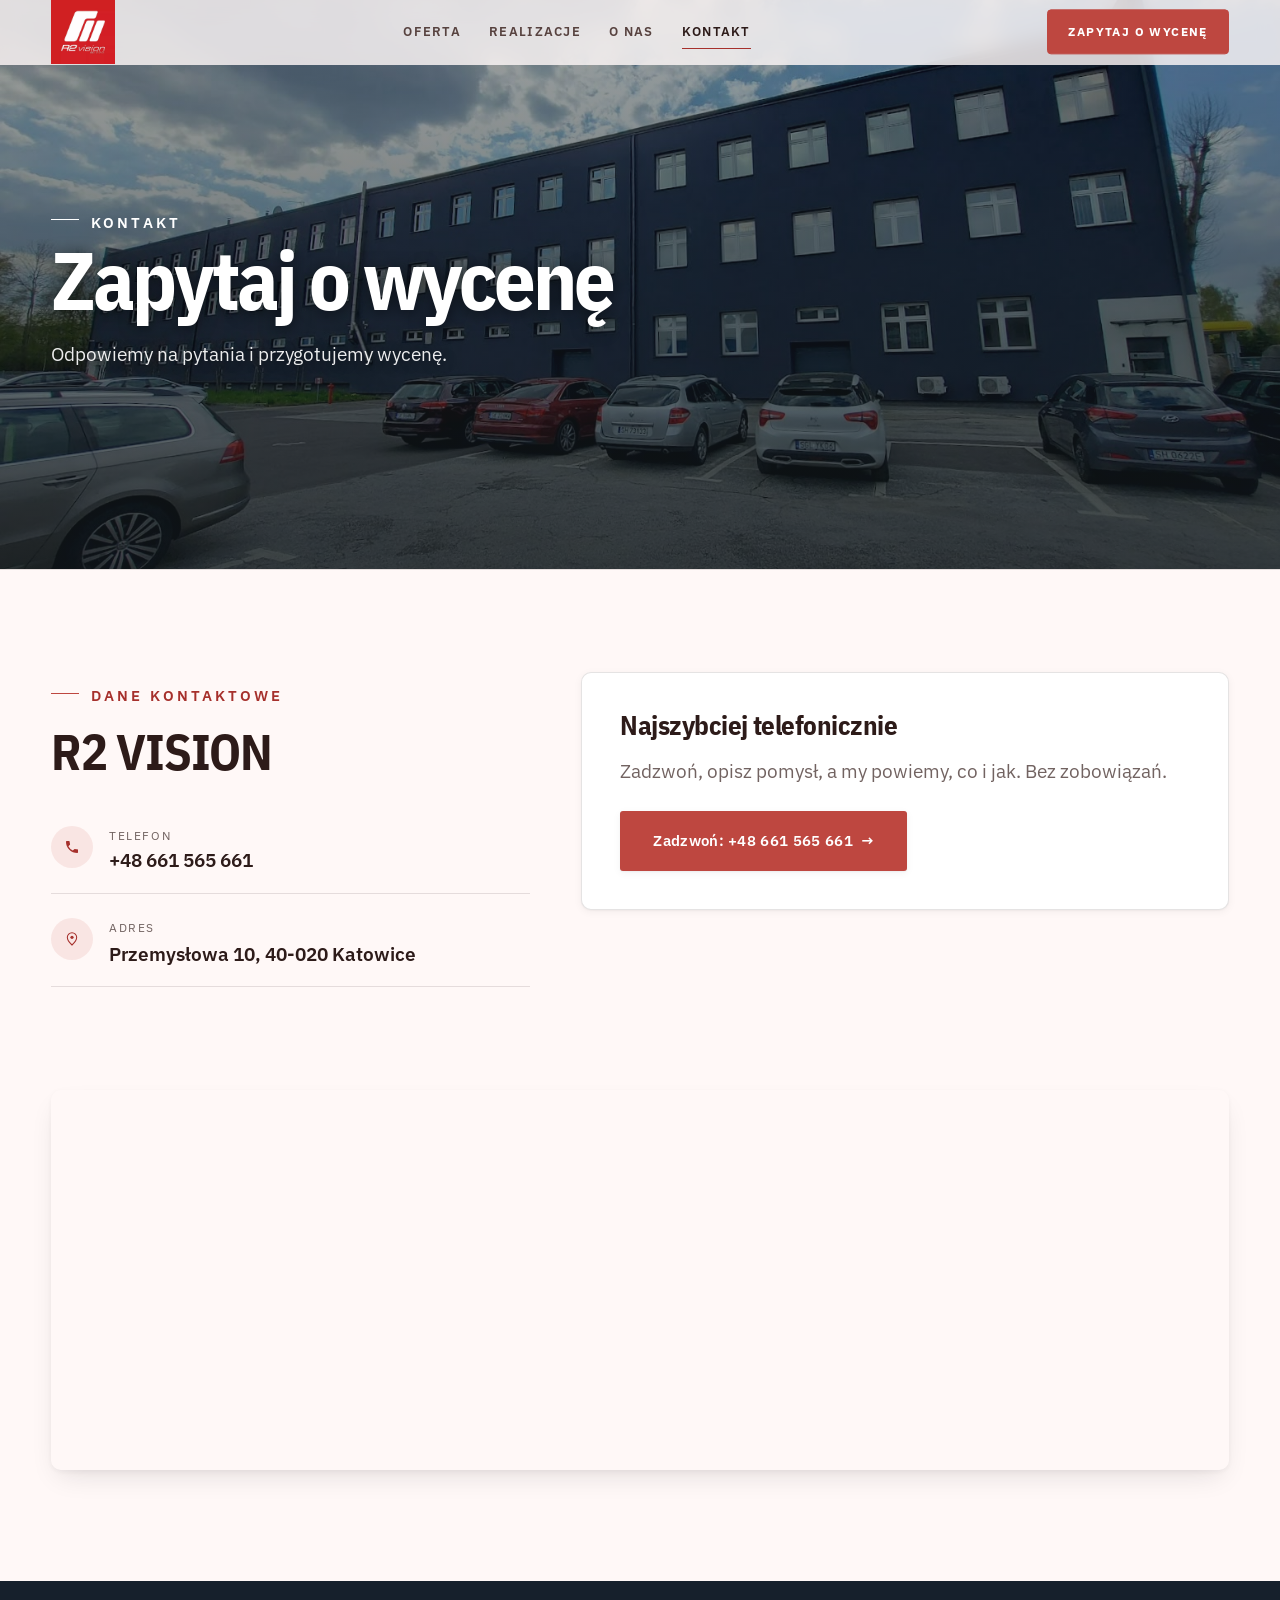
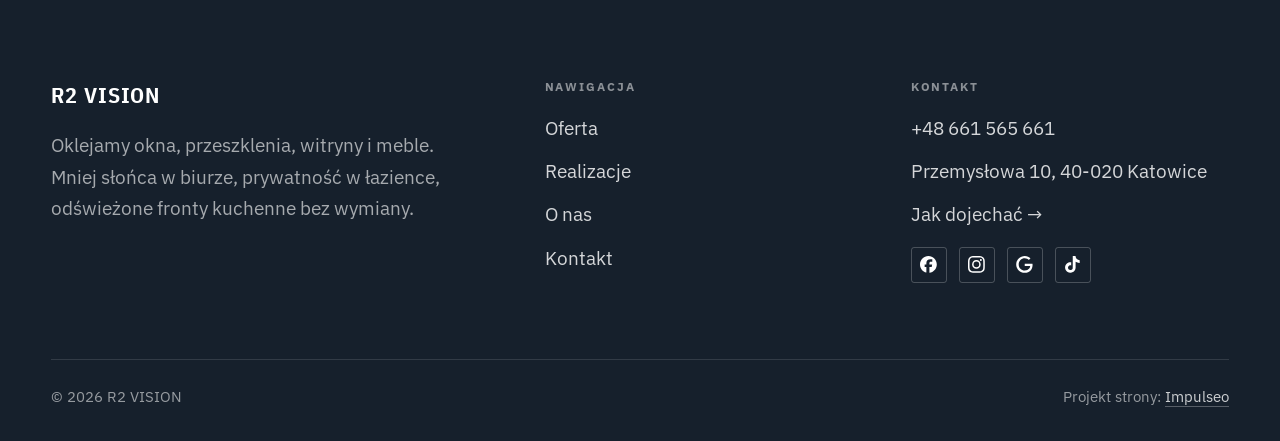
<file: kontakt.html>
<!DOCTYPE html>
<html lang="pl">
<head>
<meta charset="UTF-8">
<meta name="viewport" content="width=device-width, initial-scale=1.0">
<title>Kontakt - R2 VISION</title>
<meta name="description" content="Kontakt R2 VISION - Przemysłowa 10, 40-020 Katowice">
<link rel="canonical" href="https://kris20032.github.io/r2-vision-specjalisci-montazu-folii-okiennych-i-architektonicznych/kontakt.html">
<meta name="robots" content="noindex, nofollow">
<meta property="og:type" content="website">
<meta property="og:locale" content="pl_PL">
<meta property="og:site_name" content="R2 VISION">
<meta property="og:title" content="Kontakt - R2 VISION">
<meta property="og:description" content="Kontakt R2 VISION - Przemysłowa 10, 40-020 Katowice">
<meta property="og:url" content="https://kris20032.github.io/r2-vision-specjalisci-montazu-folii-okiennych-i-architektonicznych/kontakt.html">
<meta property="og:image" content="https://kris20032.github.io/r2-vision-specjalisci-montazu-folii-okiennych-i-architektonicznych/img/og.jpg">
<meta property="og:image:width" content="1200">
<meta property="og:image:height" content="630">
<meta name="twitter:card" content="summary_large_image">
<link rel="preconnect" href="https://fonts.googleapis.com">
<link rel="preconnect" href="https://fonts.gstatic.com" crossorigin>
<link href="https://fonts.googleapis.com/css2?family=IBM+Plex+Sans+Condensed:wght@500;600;700&family=IBM+Plex+Sans:wght@400;500;600&display=swap" rel="stylesheet">
<link rel="stylesheet" href="assets/styles.css?v=dc4a57c6">
</head>
<body>

<header class="nav">
  <div class="wrap nav-inner">
    <a class="brand brand-has-logo" href="index.html"><img class="brand-logo" src="img/logo.jpg" alt="R2 VISION" width="720" height="720" decoding="async"></a>
    <nav class="nav-links">
      <a href="oferta.html">Oferta</a>
      <a href="realizacje.html">Realizacje</a>
      <a href="o-nas.html">O nas</a>
      <a href="kontakt.html" class="active" aria-current="page">Kontakt</a>
      <a href="kontakt.html" class="btn btn-accent">Zapytaj o wycenę</a>
    </nav>
    <button class="nav-toggle" aria-label="Menu"><span></span><span></span><span></span></button>
  </div>
</header>

<main>
<section class="pagehead">
  <img src="img/g2.jpg" alt="R2 VISION - Zapytaj o wycenę" width="1552" height="846" decoding="async">
  <div class="wrap">
    <span class="eyebrow">Kontakt</span>
    <h1>Zapytaj o wycenę</h1>
    <p>Odpowiemy na pytania i przygotujemy wycenę.</p>
  </div>
</section>
<section>
  <div class="wrap contact-grid">
    <div class="reveal">
      <span class="eyebrow">Dane kontaktowe</span>
      <h2 style="margin:var(--space-4) 0 var(--space-6)">R2 VISION</h2>
      <div class="info-list">
        <div class="info-row"><div class="ic"><svg class="ico-tel" width="16" height="16" viewBox="0 0 24 24" fill="none" aria-hidden="true"><path d="M6.6 10.8a15.5 15.5 0 0 0 6.6 6.6l2.2-2.2a1 1 0 0 1 1-.24 11.4 11.4 0 0 0 3.6.58 1 1 0 0 1 1 1V20a1 1 0 0 1-1 1A17 17 0 0 1 3 4a1 1 0 0 1 1-1h3.5a1 1 0 0 1 1 1c0 1.25.2 2.46.58 3.6a1 1 0 0 1-.25 1l-2.23 2.2Z" fill="currentColor"/></svg></div><div><div class="lbl">Telefon</div><a class="val" href="tel:+48661565661">+48 661 565 661</a></div></div>
        <div class="info-row"><div class="ic"><svg class="ico-pin" width="16" height="16" viewBox="0 0 24 24" fill="none" aria-hidden="true"><path d="M12 21s7-6.1 7-11.5A7 7 0 0 0 5 9.5C5 14.9 12 21 12 21Z" stroke="currentColor" stroke-width="1.6" fill="none"/><circle cx="12" cy="9.5" r="2.4" fill="currentColor"/></svg></div><div><div class="lbl">Adres</div><div class="val">Przemysłowa 10, 40-020 Katowice</div></div></div>
      </div>
    </div>
    <div class="reveal">
      <div class="form">
        <h3 style="margin-bottom:var(--space-4)">Najszybciej telefonicznie</h3>
        <p class="muted" style="margin-bottom:var(--space-5)">Zadzwoń, opisz pomysł, a my powiemy, co i jak. Bez zobowiązań.</p>
        <a href="tel:+48661565661" class="btn btn-accent" style="justify-content:center">Zadzwoń: +48 661 565 661 <span class="arr">→</span></a>
      </div>
    </div>
  </div>
</section>
<section style="padding-top:0">
  <div class="wrap reveal">
    <iframe class="map" title="R2 VISION - Katowice" src="https://maps.google.com/maps?q=50.2544881%2C19.032932&z=15&output=embed" loading="lazy" referrerpolicy="no-referrer-when-downgrade"></iframe>
  </div>
</section>
</main>

<footer>
  <div class="wrap">
    <div class="foot-grid">
      <div class="foot-brand">
        <div class="name">R2 VISION</div>
        <p>Oklejamy okna, przeszklenia, witryny i meble. Mniej słońca w biurze, prywatność w łazience, odświeżone fronty kuchenne bez wymiany.</p>
      </div>
      <div class="foot-col">
        <h4>Nawigacja</h4>
        <a href="oferta.html">Oferta</a>
        <a href="realizacje.html">Realizacje</a>
        <a href="o-nas.html">O nas</a>
        <a href="kontakt.html">Kontakt</a>
      </div>
      <div class="foot-col">
        <h4>Kontakt</h4>
        <a href="tel:+48661565661">+48 661 565 661</a>
        <p>Przemysłowa 10, 40-020 Katowice</p>
        <a href="https://maps.google.com/?cid=3417433919423925730&g_mp=Cidnb29nbGUubWFwcy5wbGFjZXMudjEuUGxhY2VzLlNlYXJjaFRleHQQAhgEIAA" target="_blank" rel="noopener">Jak dojechać →</a>
      <div class="foot-soc">
        <a class="soc" href="https://www.facebook.com/foliekatowice/" target="_blank" rel="noopener" aria-label="Facebook - R2 VISION"><svg viewBox="0 0 24 24" aria-hidden="true" focusable="false"><path d="M9.101 23.691v-7.98H6.627v-3.667h2.474v-1.58c0-4.085 1.848-5.978 5.858-5.978.401 0 .955.042 1.468.103a8.68 8.68 0 0 1 1.141.195v3.325a8.623 8.623 0 0 0-.653-.036 26.805 26.805 0 0 0-.733-.009c-.707 0-1.259.096-1.675.309a1.686 1.686 0 0 0-.679.622c-.258.42-.374.995-.374 1.752v1.297h3.919l-.386 2.103-.287 1.564h-3.246v8.245C19.396 23.238 24 18.179 24 12.044c0-6.627-5.373-12-12-12s-12 5.373-12 12c0 5.628 3.874 10.35 9.101 11.647Z" fill="currentColor"/></svg></a>
        <a class="soc" href="https://www.instagram.com/foliekatowice/" target="_blank" rel="noopener" aria-label="Instagram - R2 VISION"><svg viewBox="0 0 24 24" aria-hidden="true" focusable="false"><path d="M7.0301.084c-1.2768.0602-2.1487.264-2.911.5634-.7888.3075-1.4575.72-2.1228 1.3877-.6652.6677-1.075 1.3368-1.3802 2.127-.2954.7638-.4956 1.6365-.552 2.914-.0564 1.2775-.0689 1.6882-.0626 4.947.0062 3.2586.0206 3.6671.0825 4.9473.061 1.2765.264 2.1482.5635 2.9107.308.7889.72 1.4573 1.388 2.1228.6679.6655 1.3365 1.0743 2.1285 1.38.7632.295 1.6361.4961 2.9134.552 1.2773.056 1.6884.069 4.9462.0627 3.2578-.0062 3.668-.0207 4.9478-.0814 1.28-.0607 2.147-.2652 2.9098-.5633.7889-.3086 1.4578-.72 2.1228-1.3881.665-.6682 1.0745-1.3378 1.3795-2.1284.2957-.7632.4966-1.636.552-2.9124.056-1.2809.0692-1.6898.063-4.948-.0063-3.2583-.021-3.6668-.0817-4.9465-.0607-1.2797-.264-2.1487-.5633-2.9117-.3084-.7889-.72-1.4568-1.3876-2.1228C21.2982 1.33 20.628.9208 19.8378.6165 19.074.321 18.2017.1197 16.9244.0645 15.6471.0093 15.236-.005 11.977.0014 8.718.0076 8.31.0215 7.0301.0839m.1402 21.6932c-1.17-.0509-1.8053-.2453-2.2287-.408-.5606-.216-.96-.4771-1.3819-.895-.422-.4178-.6811-.8186-.9-1.378-.1644-.4234-.3624-1.058-.4171-2.228-.0595-1.2645-.072-1.6442-.079-4.848-.007-3.2037.0053-3.583.0607-4.848.05-1.169.2456-1.805.408-2.2282.216-.5613.4762-.96.895-1.3816.4188-.4217.8184-.6814 1.3783-.9003.423-.1651 1.0575-.3614 2.227-.4171 1.2655-.06 1.6447-.072 4.848-.079 3.2033-.007 3.5835.005 4.8495.0608 1.169.0508 1.8053.2445 2.228.408.5608.216.96.4754 1.3816.895.4217.4194.6816.8176.9005 1.3787.1653.4217.3617 1.056.4169 2.2263.0602 1.2655.0739 1.645.0796 4.848.0058 3.203-.0055 3.5834-.061 4.848-.051 1.17-.245 1.8055-.408 2.2294-.216.5604-.4763.96-.8954 1.3814-.419.4215-.8181.6811-1.3783.9-.4224.1649-1.0577.3617-2.2262.4174-1.2656.0595-1.6448.072-4.8493.079-3.2045.007-3.5825-.006-4.848-.0608M16.953 5.5864A1.44 1.44 0 1 0 18.39 4.144a1.44 1.44 0 0 0-1.437 1.4424M5.8385 12.012c.0067 3.4032 2.7706 6.1557 6.173 6.1493 3.4026-.0065 6.157-2.7701 6.1506-6.1733-.0065-3.4032-2.771-6.1565-6.174-6.1498-3.403.0067-6.156 2.771-6.1496 6.1738M8 12.0077a4 4 0 1 1 4.008 3.9921A3.9996 3.9996 0 0 1 8 12.0077" fill="currentColor"/></svg></a>
        <a class="soc" href="https://maps.google.com/?cid=3417433919423925730&g_mp=Cidnb29nbGUubWFwcy5wbGFjZXMudjEuUGxhY2VzLlNlYXJjaFRleHQQAhgEIAA" target="_blank" rel="noopener" aria-label="Google - R2 VISION"><svg viewBox="0 0 24 24" aria-hidden="true" focusable="false"><path d="M12.48 10.92v3.28h7.84c-.24 1.84-.853 3.187-1.787 4.133-1.147 1.147-2.933 2.4-6.053 2.4-4.827 0-8.6-3.893-8.6-8.72s3.773-8.72 8.6-8.72c2.6 0 4.507 1.027 5.907 2.347l2.307-2.307C18.747 1.44 16.133 0 12.48 0 5.867 0 .307 5.387.307 12s5.56 12 12.173 12c3.573 0 6.267-1.173 8.373-3.36 2.16-2.16 2.84-5.213 2.84-7.667 0-.76-.053-1.467-.173-2.053H12.48z" fill="currentColor"/></svg></a>
        <a class="soc" href="https://www.tiktok.com/@foliekatowice" target="_blank" rel="noopener" aria-label="TikTok - R2 VISION"><svg viewBox="0 0 24 24" aria-hidden="true" focusable="false"><path d="M12.525.02c1.31-.02 2.61-.01 3.91-.02.08 1.53.63 3.09 1.75 4.17 1.12 1.11 2.7 1.62 4.24 1.79v4.03c-1.44-.05-2.89-.35-4.2-.97-.57-.26-1.1-.59-1.62-.93-.01 2.92.01 5.84-.02 8.75-.08 1.4-.54 2.79-1.35 3.94-1.31 1.92-3.58 3.17-5.91 3.21-1.43.08-2.86-.31-4.08-1.03-2.02-1.19-3.44-3.37-3.65-5.71-.02-.5-.03-1-.01-1.49.18-1.9 1.12-3.72 2.58-4.96 1.66-1.44 3.98-2.13 6.15-1.72.02 1.48-.04 2.96-.04 4.44-.99-.32-2.15-.23-3.02.37-.63.41-1.11 1.04-1.36 1.75-.21.51-.15 1.07-.14 1.61.24 1.64 1.82 3.02 3.5 2.87 1.12-.01 2.19-.66 2.77-1.61.19-.33.4-.67.41-1.06.1-1.79.06-3.57.07-5.36.01-4.03-.01-8.05.02-12.07z" fill="currentColor"/></svg></a>
      </div>
      </div>
    </div>
    <div class="foot-bot">
      <span>© 2026 R2 VISION</span>
      <span>Projekt strony: <a class="foot-credit" href="https://impulseo.pl" target="_blank" rel="noopener">Impulseo</a></span>
    </div>
  </div>
</footer>
<div class="sticky-reserve"><a class="sr-book" href="kontakt.html">Zapytaj o wycenę</a><a class="sr-call" href="tel:+48661565661" aria-label="Zadzwoń"><svg class="ico-tel" width="16" height="16" viewBox="0 0 24 24" fill="none" aria-hidden="true"><path d="M6.6 10.8a15.5 15.5 0 0 0 6.6 6.6l2.2-2.2a1 1 0 0 1 1-.24 11.4 11.4 0 0 0 3.6.58 1 1 0 0 1 1 1V20a1 1 0 0 1-1 1A17 17 0 0 1 3 4a1 1 0 0 1 1-1h3.5a1 1 0 0 1 1 1c0 1.25.2 2.46.58 3.6a1 1 0 0 1-.25 1l-2.23 2.2Z" fill="currentColor"/></svg></a></div>
<div class="demo-wazne" data-do="2026-11-01" data-cykl="3" hidden><svg class="dw-ico" width="13" height="13" viewBox="0 0 24 24" fill="none" aria-hidden="true"><circle cx="12" cy="12" r="8.6" stroke="currentColor" stroke-width="1.8"/><path d="M12 7.2V12l3.3 2" stroke="currentColor" stroke-width="1.8" stroke-linecap="round"/></svg><span class="dw-txt"></span></div>

<script src="assets/main.js"></script>
</body>
</html>
</file>
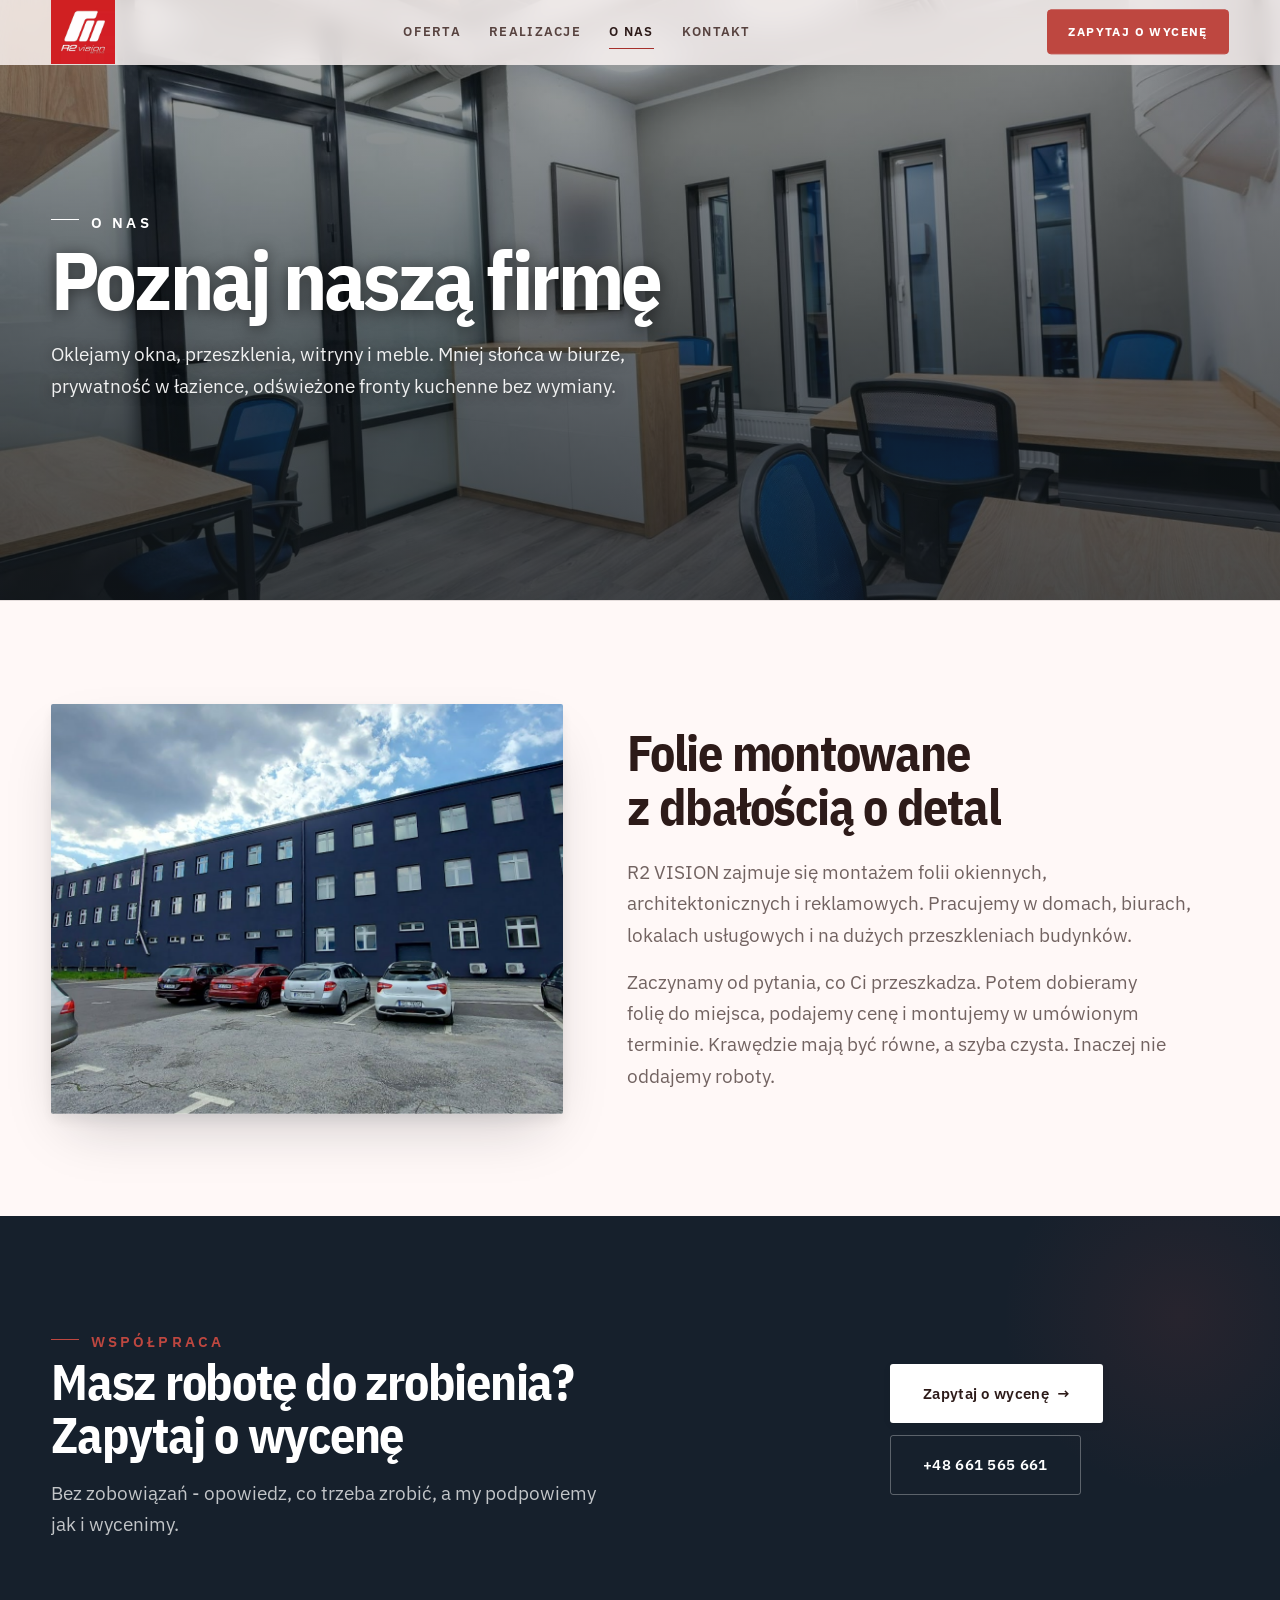
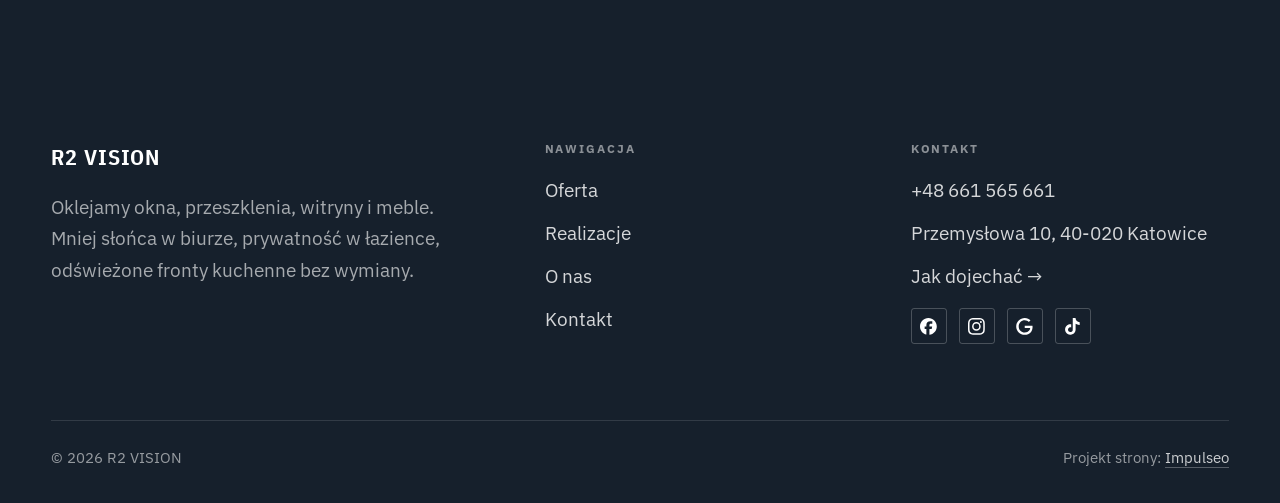
<file: o-nas.html>
<!DOCTYPE html>
<html lang="pl">
<head>
<meta charset="UTF-8">
<meta name="viewport" content="width=device-width, initial-scale=1.0">
<title>O nas - R2 VISION</title>
<meta name="description" content="R2 VISION - montaż folii okiennych przeciwsłonecznych, matowych i ochronnych, folii architektonicznych na meble i drzwi oraz oklejanie witryn. Katowice i okolice.">
<link rel="canonical" href="https://kris20032.github.io/r2-vision-specjalisci-montazu-folii-okiennych-i-architektonicznych/o-nas.html">
<meta name="robots" content="noindex, nofollow">
<meta property="og:type" content="website">
<meta property="og:locale" content="pl_PL">
<meta property="og:site_name" content="R2 VISION">
<meta property="og:title" content="O nas - R2 VISION">
<meta property="og:description" content="R2 VISION - montaż folii okiennych przeciwsłonecznych, matowych i ochronnych, folii architektonicznych na meble i drzwi oraz oklejanie witryn. Katowice i okolice.">
<meta property="og:url" content="https://kris20032.github.io/r2-vision-specjalisci-montazu-folii-okiennych-i-architektonicznych/o-nas.html">
<meta property="og:image" content="https://kris20032.github.io/r2-vision-specjalisci-montazu-folii-okiennych-i-architektonicznych/img/og.jpg">
<meta property="og:image:width" content="1200">
<meta property="og:image:height" content="630">
<meta name="twitter:card" content="summary_large_image">
<link rel="preconnect" href="https://fonts.googleapis.com">
<link rel="preconnect" href="https://fonts.gstatic.com" crossorigin>
<link href="https://fonts.googleapis.com/css2?family=IBM+Plex+Sans+Condensed:wght@500;600;700&family=IBM+Plex+Sans:wght@400;500;600&display=swap" rel="stylesheet">
<link rel="stylesheet" href="assets/styles.css?v=dc4a57c6">
</head>
<body>

<header class="nav">
  <div class="wrap nav-inner">
    <a class="brand brand-has-logo" href="index.html"><img class="brand-logo" src="img/logo.jpg" alt="R2 VISION" width="720" height="720" decoding="async"></a>
    <nav class="nav-links">
      <a href="oferta.html">Oferta</a>
      <a href="realizacje.html">Realizacje</a>
      <a href="o-nas.html" class="active" aria-current="page">O nas</a>
      <a href="kontakt.html">Kontakt</a>
      <a href="kontakt.html" class="btn btn-accent">Zapytaj o wycenę</a>
    </nav>
    <button class="nav-toggle" aria-label="Menu"><span></span><span></span><span></span></button>
  </div>
</header>

<main>
<section class="pagehead">
  <img src="img/about.jpg" alt="R2 VISION - Poznaj naszą firmę" width="1786" height="1138" decoding="async">
  <div class="wrap">
    <span class="eyebrow">O nas</span>
    <h1>Poznaj naszą firmę</h1>
    <p>Oklejamy okna, przeszklenia, witryny i meble. Mniej słońca w biurze, prywatność w łazience, odświeżone fronty kuchenne bez wymiany.</p>
  </div>
</section>
<section>
  <div class="wrap split">
    <div class="split-art reveal"><img src="img/g2.jpg" alt="R2 VISION" loading="lazy" width="1552" height="846" decoding="async"></div>
    <div class="split-copy reveal">
      <h2>Folie montowane z dbałością o detal</h2>
      <p class="muted">R2 VISION zajmuje się montażem folii okiennych, architektonicznych i reklamowych. Pracujemy w domach, biurach, lokalach usługowych i na dużych przeszkleniach budynków.</p>
      <p class="muted">Zaczynamy od pytania, co Ci przeszkadza. Potem dobieramy folię do miejsca, podajemy cenę i montujemy w umówionym terminie. Krawędzie mają być równe, a szyba czysta. Inaczej nie oddajemy roboty.</p>
    </div>
  </div>
</section>


<section class="cta">
  <div class="wrap">
    <div class="reveal">
      <span class="eyebrow">Współpraca</span>
      <h2>Masz robotę do zrobienia? Zapytaj o wycenę</h2>
      <p>Bez zobowiązań - opowiedz, co trzeba zrobić, a my podpowiemy jak i wycenimy.</p>
    </div>
    <div class="cta-actions reveal">
      <a href="kontakt.html" class="btn btn-light">Zapytaj o wycenę <span class="arr">→</span></a>
      <a href="tel:+48661565661" class="btn btn-ghost btn-ghost-cta">+48 661 565 661</a>
    </div>
  </div>
</section>
</main>

<footer>
  <div class="wrap">
    <div class="foot-grid">
      <div class="foot-brand">
        <div class="name">R2 VISION</div>
        <p>Oklejamy okna, przeszklenia, witryny i meble. Mniej słońca w biurze, prywatność w łazience, odświeżone fronty kuchenne bez wymiany.</p>
      </div>
      <div class="foot-col">
        <h4>Nawigacja</h4>
        <a href="oferta.html">Oferta</a>
        <a href="realizacje.html">Realizacje</a>
        <a href="o-nas.html">O nas</a>
        <a href="kontakt.html">Kontakt</a>
      </div>
      <div class="foot-col">
        <h4>Kontakt</h4>
        <a href="tel:+48661565661">+48 661 565 661</a>
        <p>Przemysłowa 10, 40-020 Katowice</p>
        <a href="https://maps.google.com/?cid=3417433919423925730&g_mp=Cidnb29nbGUubWFwcy5wbGFjZXMudjEuUGxhY2VzLlNlYXJjaFRleHQQAhgEIAA" target="_blank" rel="noopener">Jak dojechać →</a>
      <div class="foot-soc">
        <a class="soc" href="https://www.facebook.com/foliekatowice/" target="_blank" rel="noopener" aria-label="Facebook - R2 VISION"><svg viewBox="0 0 24 24" aria-hidden="true" focusable="false"><path d="M9.101 23.691v-7.98H6.627v-3.667h2.474v-1.58c0-4.085 1.848-5.978 5.858-5.978.401 0 .955.042 1.468.103a8.68 8.68 0 0 1 1.141.195v3.325a8.623 8.623 0 0 0-.653-.036 26.805 26.805 0 0 0-.733-.009c-.707 0-1.259.096-1.675.309a1.686 1.686 0 0 0-.679.622c-.258.42-.374.995-.374 1.752v1.297h3.919l-.386 2.103-.287 1.564h-3.246v8.245C19.396 23.238 24 18.179 24 12.044c0-6.627-5.373-12-12-12s-12 5.373-12 12c0 5.628 3.874 10.35 9.101 11.647Z" fill="currentColor"/></svg></a>
        <a class="soc" href="https://www.instagram.com/foliekatowice/" target="_blank" rel="noopener" aria-label="Instagram - R2 VISION"><svg viewBox="0 0 24 24" aria-hidden="true" focusable="false"><path d="M7.0301.084c-1.2768.0602-2.1487.264-2.911.5634-.7888.3075-1.4575.72-2.1228 1.3877-.6652.6677-1.075 1.3368-1.3802 2.127-.2954.7638-.4956 1.6365-.552 2.914-.0564 1.2775-.0689 1.6882-.0626 4.947.0062 3.2586.0206 3.6671.0825 4.9473.061 1.2765.264 2.1482.5635 2.9107.308.7889.72 1.4573 1.388 2.1228.6679.6655 1.3365 1.0743 2.1285 1.38.7632.295 1.6361.4961 2.9134.552 1.2773.056 1.6884.069 4.9462.0627 3.2578-.0062 3.668-.0207 4.9478-.0814 1.28-.0607 2.147-.2652 2.9098-.5633.7889-.3086 1.4578-.72 2.1228-1.3881.665-.6682 1.0745-1.3378 1.3795-2.1284.2957-.7632.4966-1.636.552-2.9124.056-1.2809.0692-1.6898.063-4.948-.0063-3.2583-.021-3.6668-.0817-4.9465-.0607-1.2797-.264-2.1487-.5633-2.9117-.3084-.7889-.72-1.4568-1.3876-2.1228C21.2982 1.33 20.628.9208 19.8378.6165 19.074.321 18.2017.1197 16.9244.0645 15.6471.0093 15.236-.005 11.977.0014 8.718.0076 8.31.0215 7.0301.0839m.1402 21.6932c-1.17-.0509-1.8053-.2453-2.2287-.408-.5606-.216-.96-.4771-1.3819-.895-.422-.4178-.6811-.8186-.9-1.378-.1644-.4234-.3624-1.058-.4171-2.228-.0595-1.2645-.072-1.6442-.079-4.848-.007-3.2037.0053-3.583.0607-4.848.05-1.169.2456-1.805.408-2.2282.216-.5613.4762-.96.895-1.3816.4188-.4217.8184-.6814 1.3783-.9003.423-.1651 1.0575-.3614 2.227-.4171 1.2655-.06 1.6447-.072 4.848-.079 3.2033-.007 3.5835.005 4.8495.0608 1.169.0508 1.8053.2445 2.228.408.5608.216.96.4754 1.3816.895.4217.4194.6816.8176.9005 1.3787.1653.4217.3617 1.056.4169 2.2263.0602 1.2655.0739 1.645.0796 4.848.0058 3.203-.0055 3.5834-.061 4.848-.051 1.17-.245 1.8055-.408 2.2294-.216.5604-.4763.96-.8954 1.3814-.419.4215-.8181.6811-1.3783.9-.4224.1649-1.0577.3617-2.2262.4174-1.2656.0595-1.6448.072-4.8493.079-3.2045.007-3.5825-.006-4.848-.0608M16.953 5.5864A1.44 1.44 0 1 0 18.39 4.144a1.44 1.44 0 0 0-1.437 1.4424M5.8385 12.012c.0067 3.4032 2.7706 6.1557 6.173 6.1493 3.4026-.0065 6.157-2.7701 6.1506-6.1733-.0065-3.4032-2.771-6.1565-6.174-6.1498-3.403.0067-6.156 2.771-6.1496 6.1738M8 12.0077a4 4 0 1 1 4.008 3.9921A3.9996 3.9996 0 0 1 8 12.0077" fill="currentColor"/></svg></a>
        <a class="soc" href="https://maps.google.com/?cid=3417433919423925730&g_mp=Cidnb29nbGUubWFwcy5wbGFjZXMudjEuUGxhY2VzLlNlYXJjaFRleHQQAhgEIAA" target="_blank" rel="noopener" aria-label="Google - R2 VISION"><svg viewBox="0 0 24 24" aria-hidden="true" focusable="false"><path d="M12.48 10.92v3.28h7.84c-.24 1.84-.853 3.187-1.787 4.133-1.147 1.147-2.933 2.4-6.053 2.4-4.827 0-8.6-3.893-8.6-8.72s3.773-8.72 8.6-8.72c2.6 0 4.507 1.027 5.907 2.347l2.307-2.307C18.747 1.44 16.133 0 12.48 0 5.867 0 .307 5.387.307 12s5.56 12 12.173 12c3.573 0 6.267-1.173 8.373-3.36 2.16-2.16 2.84-5.213 2.84-7.667 0-.76-.053-1.467-.173-2.053H12.48z" fill="currentColor"/></svg></a>
        <a class="soc" href="https://www.tiktok.com/@foliekatowice" target="_blank" rel="noopener" aria-label="TikTok - R2 VISION"><svg viewBox="0 0 24 24" aria-hidden="true" focusable="false"><path d="M12.525.02c1.31-.02 2.61-.01 3.91-.02.08 1.53.63 3.09 1.75 4.17 1.12 1.11 2.7 1.62 4.24 1.79v4.03c-1.44-.05-2.89-.35-4.2-.97-.57-.26-1.1-.59-1.62-.93-.01 2.92.01 5.84-.02 8.75-.08 1.4-.54 2.79-1.35 3.94-1.31 1.92-3.58 3.17-5.91 3.21-1.43.08-2.86-.31-4.08-1.03-2.02-1.19-3.44-3.37-3.65-5.71-.02-.5-.03-1-.01-1.49.18-1.9 1.12-3.72 2.58-4.96 1.66-1.44 3.98-2.13 6.15-1.72.02 1.48-.04 2.96-.04 4.44-.99-.32-2.15-.23-3.02.37-.63.41-1.11 1.04-1.36 1.75-.21.51-.15 1.07-.14 1.61.24 1.64 1.82 3.02 3.5 2.87 1.12-.01 2.19-.66 2.77-1.61.19-.33.4-.67.41-1.06.1-1.79.06-3.57.07-5.36.01-4.03-.01-8.05.02-12.07z" fill="currentColor"/></svg></a>
      </div>
      </div>
    </div>
    <div class="foot-bot">
      <span>© 2026 R2 VISION</span>
      <span>Projekt strony: <a class="foot-credit" href="https://impulseo.pl" target="_blank" rel="noopener">Impulseo</a></span>
    </div>
  </div>
</footer>
<div class="sticky-reserve"><a class="sr-book" href="kontakt.html">Zapytaj o wycenę</a><a class="sr-call" href="tel:+48661565661" aria-label="Zadzwoń"><svg class="ico-tel" width="16" height="16" viewBox="0 0 24 24" fill="none" aria-hidden="true"><path d="M6.6 10.8a15.5 15.5 0 0 0 6.6 6.6l2.2-2.2a1 1 0 0 1 1-.24 11.4 11.4 0 0 0 3.6.58 1 1 0 0 1 1 1V20a1 1 0 0 1-1 1A17 17 0 0 1 3 4a1 1 0 0 1 1-1h3.5a1 1 0 0 1 1 1c0 1.25.2 2.46.58 3.6a1 1 0 0 1-.25 1l-2.23 2.2Z" fill="currentColor"/></svg></a></div>
<div class="demo-wazne" data-do="2026-11-01" data-cykl="3" hidden><svg class="dw-ico" width="13" height="13" viewBox="0 0 24 24" fill="none" aria-hidden="true"><circle cx="12" cy="12" r="8.6" stroke="currentColor" stroke-width="1.8"/><path d="M12 7.2V12l3.3 2" stroke="currentColor" stroke-width="1.8" stroke-linecap="round"/></svg><span class="dw-txt"></span></div>

<script src="assets/main.js"></script>
</body>
</html>
</file>
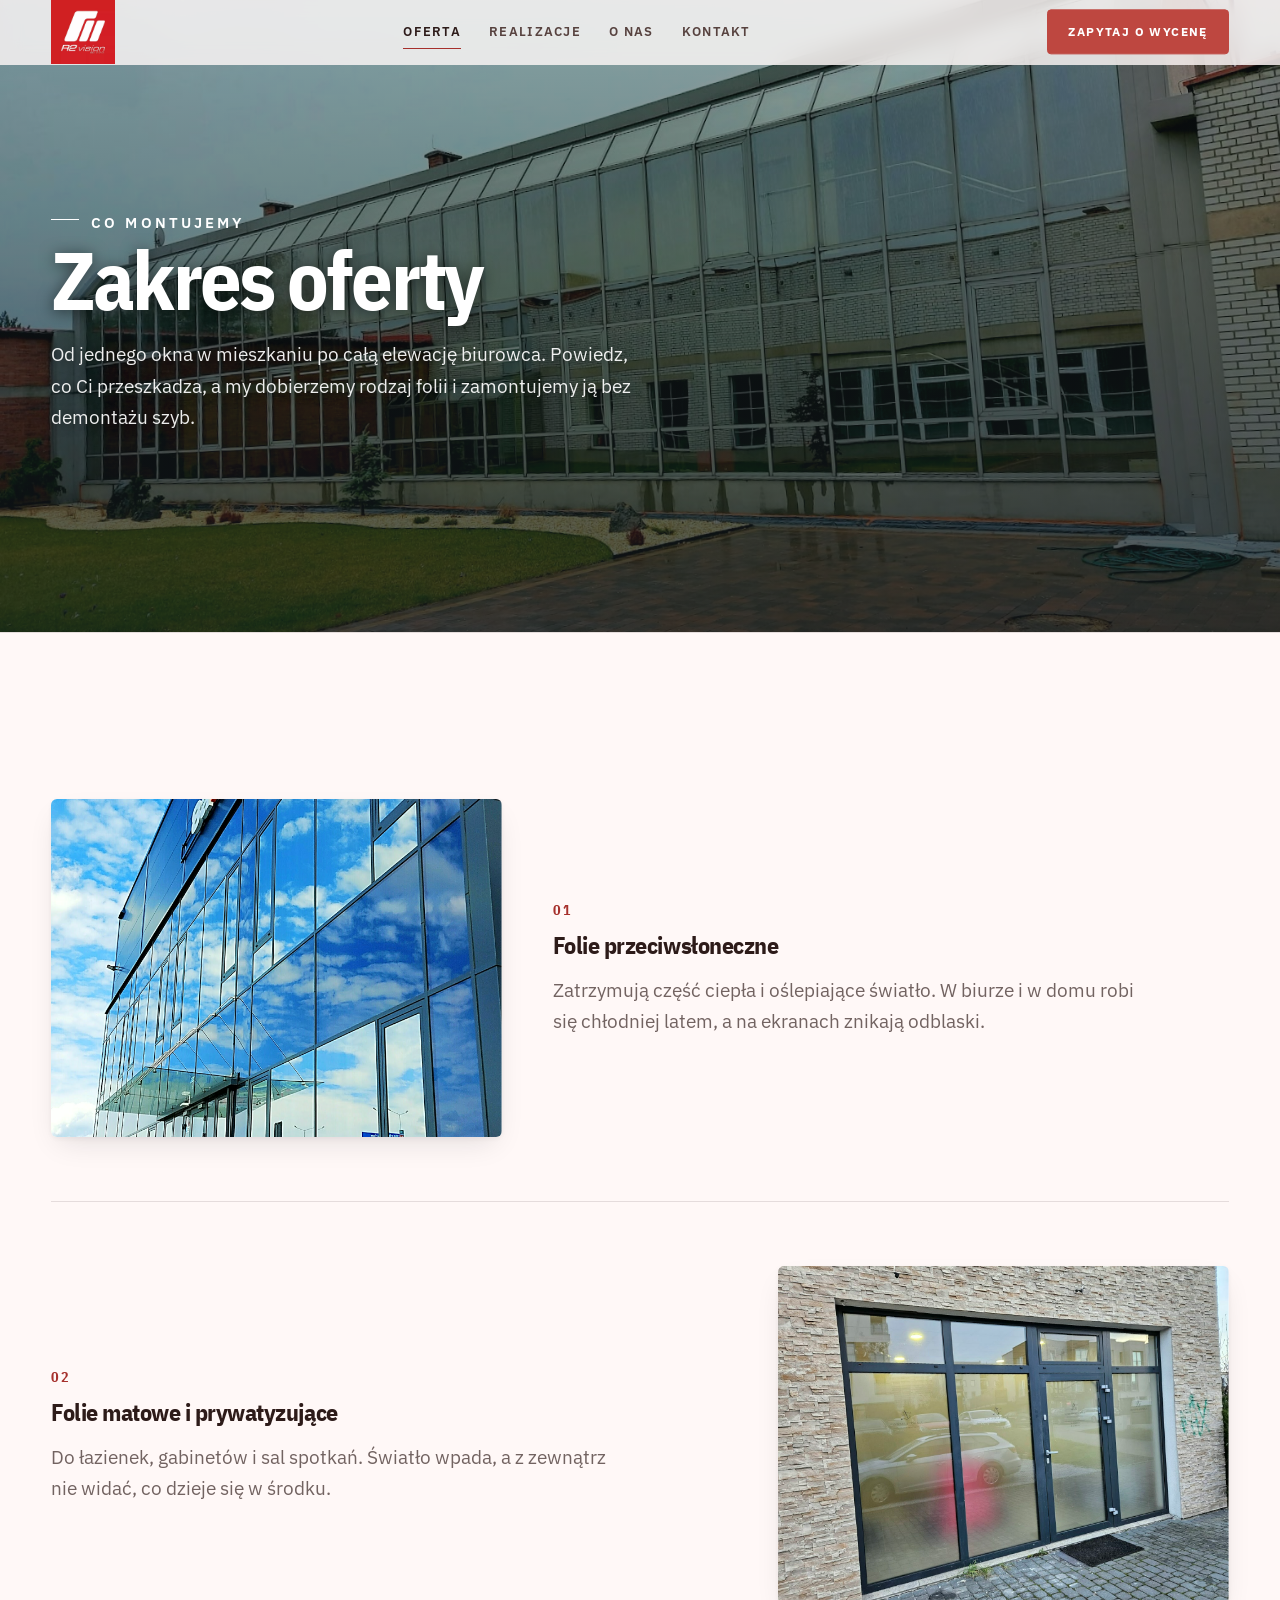
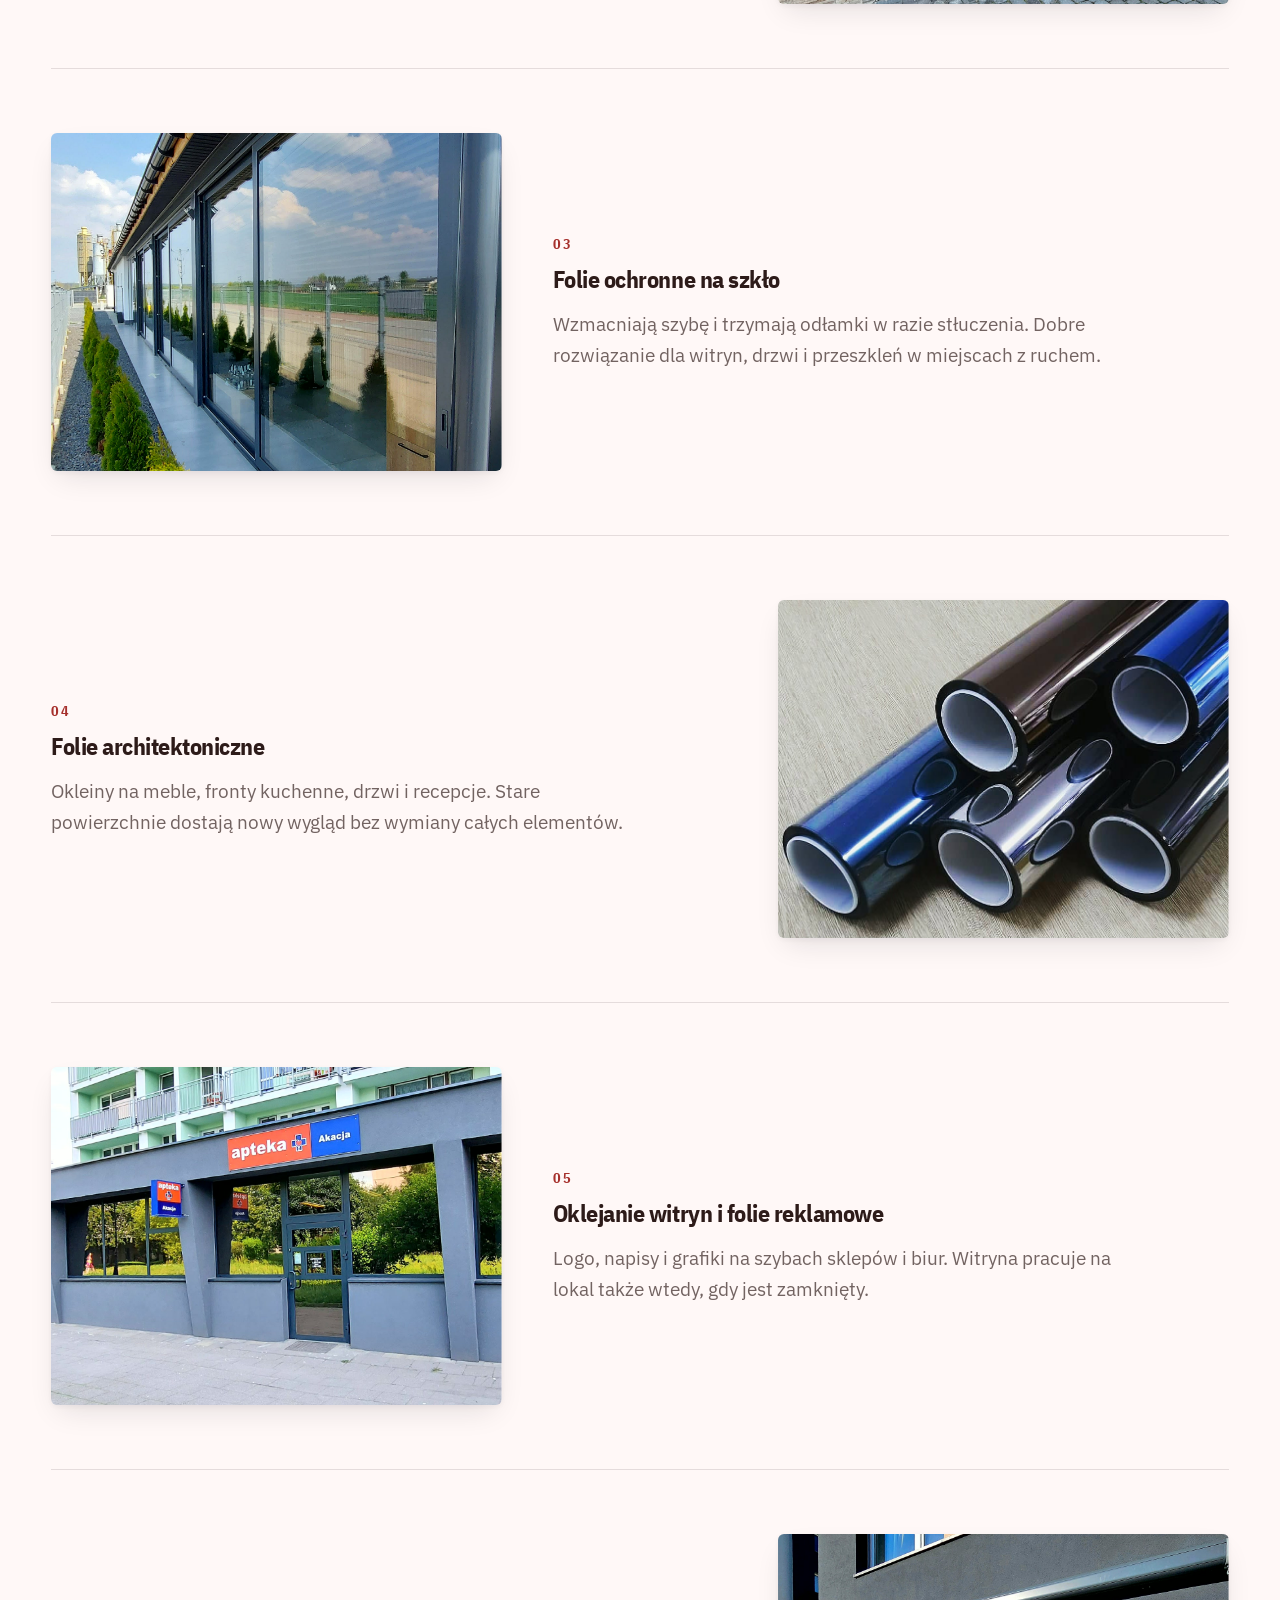
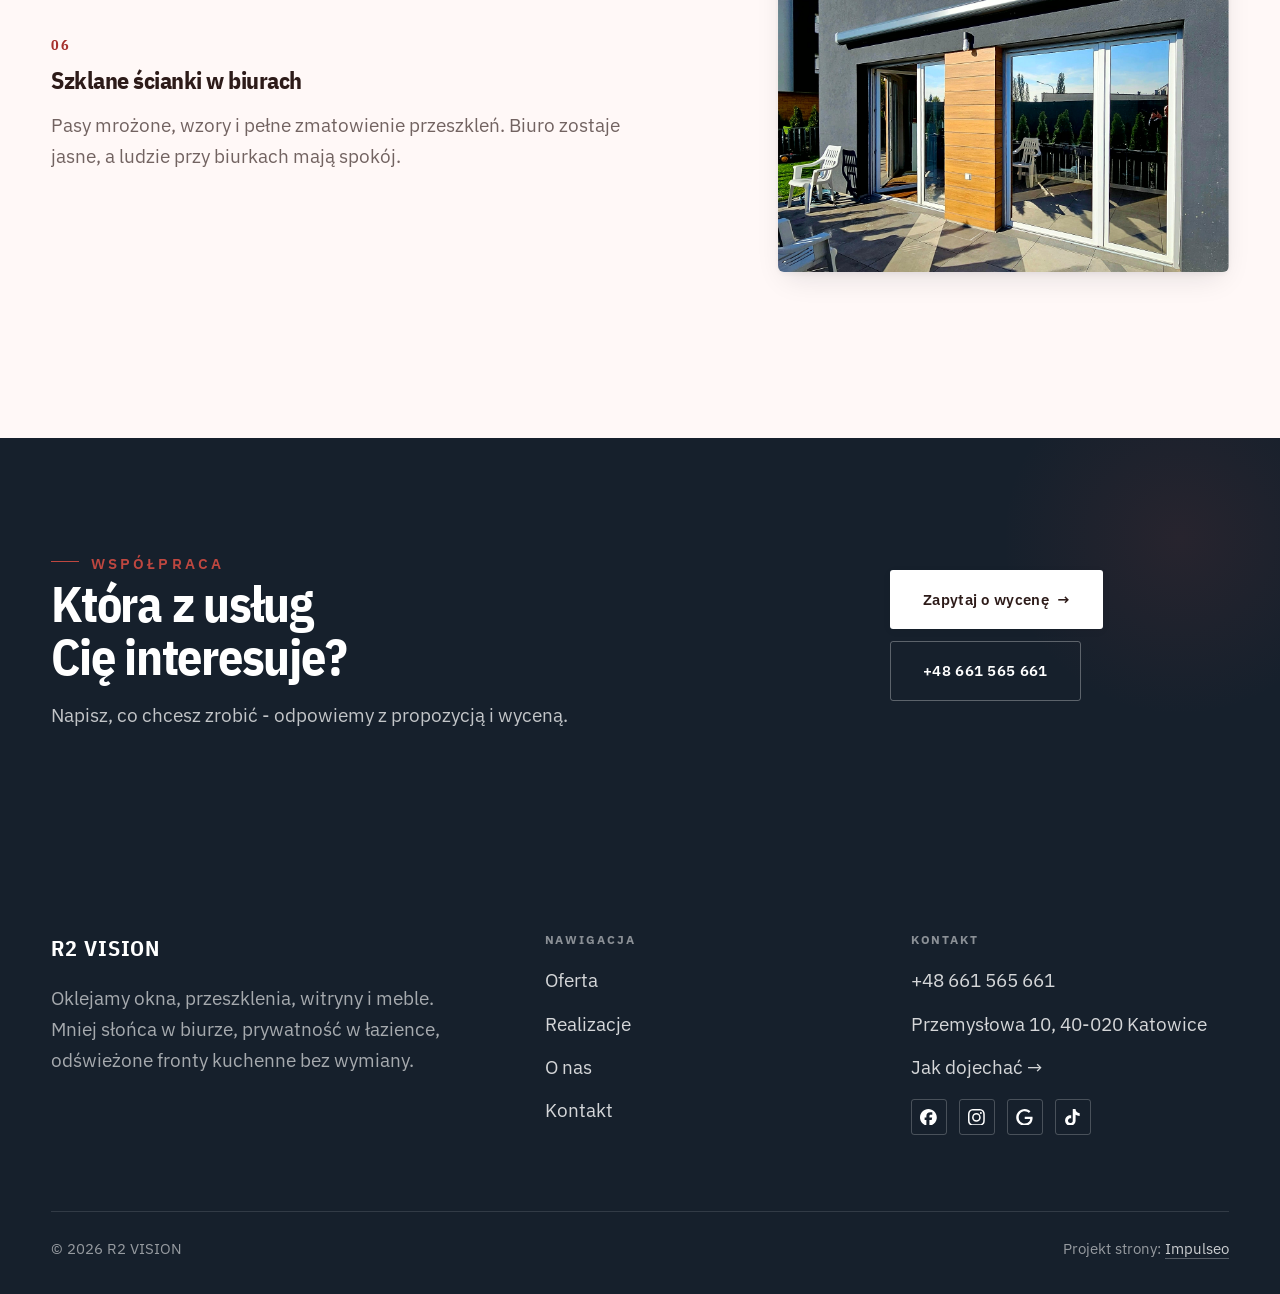
<file: oferta.html>
<!DOCTYPE html>
<html lang="pl">
<head>
<meta charset="UTF-8">
<meta name="viewport" content="width=device-width, initial-scale=1.0">
<title>Oferta - R2 VISION</title>
<meta name="description" content="R2 VISION - montaż folii okiennych przeciwsłonecznych, matowych i ochronnych, folii architektonicznych na meble i drzwi oraz oklejanie witryn. Katowice i okolice.">
<link rel="canonical" href="https://kris20032.github.io/r2-vision-specjalisci-montazu-folii-okiennych-i-architektonicznych/oferta.html">
<meta name="robots" content="noindex, nofollow">
<meta property="og:type" content="website">
<meta property="og:locale" content="pl_PL">
<meta property="og:site_name" content="R2 VISION">
<meta property="og:title" content="Oferta - R2 VISION">
<meta property="og:description" content="R2 VISION - montaż folii okiennych przeciwsłonecznych, matowych i ochronnych, folii architektonicznych na meble i drzwi oraz oklejanie witryn. Katowice i okolice.">
<meta property="og:url" content="https://kris20032.github.io/r2-vision-specjalisci-montazu-folii-okiennych-i-architektonicznych/oferta.html">
<meta property="og:image" content="https://kris20032.github.io/r2-vision-specjalisci-montazu-folii-okiennych-i-architektonicznych/img/og.jpg">
<meta property="og:image:width" content="1200">
<meta property="og:image:height" content="630">
<meta name="twitter:card" content="summary_large_image">
<link rel="preconnect" href="https://fonts.googleapis.com">
<link rel="preconnect" href="https://fonts.gstatic.com" crossorigin>
<link href="https://fonts.googleapis.com/css2?family=IBM+Plex+Sans+Condensed:wght@500;600;700&family=IBM+Plex+Sans:wght@400;500;600&display=swap" rel="stylesheet">
<link rel="stylesheet" href="assets/styles.css?v=dc4a57c6">
</head>
<body>

<header class="nav">
  <div class="wrap nav-inner">
    <a class="brand brand-has-logo" href="index.html"><img class="brand-logo" src="img/logo.jpg" alt="R2 VISION" width="720" height="720" decoding="async"></a>
    <nav class="nav-links">
      <a href="oferta.html" class="active" aria-current="page">Oferta</a>
      <a href="realizacje.html">Realizacje</a>
      <a href="o-nas.html">O nas</a>
      <a href="kontakt.html">Kontakt</a>
      <a href="kontakt.html" class="btn btn-accent">Zapytaj o wycenę</a>
    </nav>
    <button class="nav-toggle" aria-label="Menu"><span></span><span></span><span></span></button>
  </div>
</header>

<main>
<section class="pagehead">
  <img src="img/g1.jpg" alt="R2 VISION - Zakres oferty" width="1516" height="784" decoding="async">
  <div class="wrap">
    <span class="eyebrow">Co montujemy</span>
    <h1>Zakres oferty</h1>
    <p>Od jednego okna w mieszkaniu po całą elewację biurowca. Powiedz, co Ci przeszkadza, a my dobierzemy rodzaj folii i zamontujemy ją bez demontażu szyb.</p>
  </div>
</section>
<section>
  <div class="wrap">
    <div class="svc-row reveal">
      <div class="svc-row-art"><img src="img/g6.jpg" alt="Folie przeciwsłoneczne" loading="lazy" width="1600" height="3550" decoding="async"></div>
      <div>
        <span class="num">01</span>
        <h3>Folie przeciwsłoneczne</h3>
        <p class="muted">Zatrzymują część ciepła i oślepiające światło. W biurze i w domu robi się chłodniej latem, a na ekranach znikają odblaski.</p>
      </div>
    </div>
    <div class="svc-row rev reveal">
      <div class="svc-row-art"><img src="img/g5.jpg" alt="Folie matowe i prywatyzujące" loading="lazy" width="1498" height="1078" decoding="async"></div>
      <div>
        <span class="num">02</span>
        <h3>Folie matowe i prywatyzujące</h3>
        <p class="muted">Do łazienek, gabinetów i sal spotkań. Światło wpada, a z zewnątrz nie widać, co dzieje się w środku.</p>
      </div>
    </div>
    <div class="svc-row reveal">
      <div class="svc-row-art"><img src="img/g7.jpg" alt="Folie ochronne na szkło" loading="lazy" width="1600" height="3556" decoding="async"></div>
      <div>
        <span class="num">03</span>
        <h3>Folie ochronne na szkło</h3>
        <p class="muted">Wzmacniają szybę i trzymają odłamki w razie stłuczenia. Dobre rozwiązanie dla witryn, drzwi i przeszkleń w miejscach z ruchem.</p>
      </div>
    </div>
    <div class="svc-row rev reveal">
      <div class="svc-row-art"><img src="img/g9.jpg" alt="Folie architektoniczne" loading="lazy" width="917" height="917" decoding="async"></div>
      <div>
        <span class="num">04</span>
        <h3>Folie architektoniczne</h3>
        <p class="muted">Okleiny na meble, fronty kuchenne, drzwi i recepcje. Stare powierzchnie dostają nowy wygląd bez wymiany całych elementów.</p>
      </div>
    </div>
    <div class="svc-row reveal">
      <div class="svc-row-art"><img src="img/g8.jpg" alt="Oklejanie witryn i folie reklamowe" loading="lazy" width="1376" height="3412" decoding="async"></div>
      <div>
        <span class="num">05</span>
        <h3>Oklejanie witryn i folie reklamowe</h3>
        <p class="muted">Logo, napisy i grafiki na szybach sklepów i biur. Witryna pracuje na lokal także wtedy, gdy jest zamknięty.</p>
      </div>
    </div>
    <div class="svc-row rev reveal">
      <div class="svc-row-art"><img src="img/g3.jpg" alt="Szklane ścianki w biurach" loading="lazy" width="1400" height="1400" decoding="async"></div>
      <div>
        <span class="num">06</span>
        <h3>Szklane ścianki w biurach</h3>
        <p class="muted">Pasy mrożone, wzory i pełne zmatowienie przeszkleń. Biuro zostaje jasne, a ludzie przy biurkach mają spokój.</p>
      </div>
    </div>
  </div>
</section>

<section class="cta">
  <div class="wrap">
    <div class="reveal">
      <span class="eyebrow">Współpraca</span>
      <h2>Która z usług Cię interesuje?</h2>
      <p>Napisz, co chcesz zrobić - odpowiemy z propozycją i wyceną.</p>
    </div>
    <div class="cta-actions reveal">
      <a href="kontakt.html" class="btn btn-light">Zapytaj o wycenę <span class="arr">→</span></a>
      <a href="tel:+48661565661" class="btn btn-ghost btn-ghost-cta">+48 661 565 661</a>
    </div>
  </div>
</section>
</main>

<footer>
  <div class="wrap">
    <div class="foot-grid">
      <div class="foot-brand">
        <div class="name">R2 VISION</div>
        <p>Oklejamy okna, przeszklenia, witryny i meble. Mniej słońca w biurze, prywatność w łazience, odświeżone fronty kuchenne bez wymiany.</p>
      </div>
      <div class="foot-col">
        <h4>Nawigacja</h4>
        <a href="oferta.html">Oferta</a>
        <a href="realizacje.html">Realizacje</a>
        <a href="o-nas.html">O nas</a>
        <a href="kontakt.html">Kontakt</a>
      </div>
      <div class="foot-col">
        <h4>Kontakt</h4>
        <a href="tel:+48661565661">+48 661 565 661</a>
        <p>Przemysłowa 10, 40-020 Katowice</p>
        <a href="https://maps.google.com/?cid=3417433919423925730&g_mp=Cidnb29nbGUubWFwcy5wbGFjZXMudjEuUGxhY2VzLlNlYXJjaFRleHQQAhgEIAA" target="_blank" rel="noopener">Jak dojechać →</a>
      <div class="foot-soc">
        <a class="soc" href="https://www.facebook.com/foliekatowice/" target="_blank" rel="noopener" aria-label="Facebook - R2 VISION"><svg viewBox="0 0 24 24" aria-hidden="true" focusable="false"><path d="M9.101 23.691v-7.98H6.627v-3.667h2.474v-1.58c0-4.085 1.848-5.978 5.858-5.978.401 0 .955.042 1.468.103a8.68 8.68 0 0 1 1.141.195v3.325a8.623 8.623 0 0 0-.653-.036 26.805 26.805 0 0 0-.733-.009c-.707 0-1.259.096-1.675.309a1.686 1.686 0 0 0-.679.622c-.258.42-.374.995-.374 1.752v1.297h3.919l-.386 2.103-.287 1.564h-3.246v8.245C19.396 23.238 24 18.179 24 12.044c0-6.627-5.373-12-12-12s-12 5.373-12 12c0 5.628 3.874 10.35 9.101 11.647Z" fill="currentColor"/></svg></a>
        <a class="soc" href="https://www.instagram.com/foliekatowice/" target="_blank" rel="noopener" aria-label="Instagram - R2 VISION"><svg viewBox="0 0 24 24" aria-hidden="true" focusable="false"><path d="M7.0301.084c-1.2768.0602-2.1487.264-2.911.5634-.7888.3075-1.4575.72-2.1228 1.3877-.6652.6677-1.075 1.3368-1.3802 2.127-.2954.7638-.4956 1.6365-.552 2.914-.0564 1.2775-.0689 1.6882-.0626 4.947.0062 3.2586.0206 3.6671.0825 4.9473.061 1.2765.264 2.1482.5635 2.9107.308.7889.72 1.4573 1.388 2.1228.6679.6655 1.3365 1.0743 2.1285 1.38.7632.295 1.6361.4961 2.9134.552 1.2773.056 1.6884.069 4.9462.0627 3.2578-.0062 3.668-.0207 4.9478-.0814 1.28-.0607 2.147-.2652 2.9098-.5633.7889-.3086 1.4578-.72 2.1228-1.3881.665-.6682 1.0745-1.3378 1.3795-2.1284.2957-.7632.4966-1.636.552-2.9124.056-1.2809.0692-1.6898.063-4.948-.0063-3.2583-.021-3.6668-.0817-4.9465-.0607-1.2797-.264-2.1487-.5633-2.9117-.3084-.7889-.72-1.4568-1.3876-2.1228C21.2982 1.33 20.628.9208 19.8378.6165 19.074.321 18.2017.1197 16.9244.0645 15.6471.0093 15.236-.005 11.977.0014 8.718.0076 8.31.0215 7.0301.0839m.1402 21.6932c-1.17-.0509-1.8053-.2453-2.2287-.408-.5606-.216-.96-.4771-1.3819-.895-.422-.4178-.6811-.8186-.9-1.378-.1644-.4234-.3624-1.058-.4171-2.228-.0595-1.2645-.072-1.6442-.079-4.848-.007-3.2037.0053-3.583.0607-4.848.05-1.169.2456-1.805.408-2.2282.216-.5613.4762-.96.895-1.3816.4188-.4217.8184-.6814 1.3783-.9003.423-.1651 1.0575-.3614 2.227-.4171 1.2655-.06 1.6447-.072 4.848-.079 3.2033-.007 3.5835.005 4.8495.0608 1.169.0508 1.8053.2445 2.228.408.5608.216.96.4754 1.3816.895.4217.4194.6816.8176.9005 1.3787.1653.4217.3617 1.056.4169 2.2263.0602 1.2655.0739 1.645.0796 4.848.0058 3.203-.0055 3.5834-.061 4.848-.051 1.17-.245 1.8055-.408 2.2294-.216.5604-.4763.96-.8954 1.3814-.419.4215-.8181.6811-1.3783.9-.4224.1649-1.0577.3617-2.2262.4174-1.2656.0595-1.6448.072-4.8493.079-3.2045.007-3.5825-.006-4.848-.0608M16.953 5.5864A1.44 1.44 0 1 0 18.39 4.144a1.44 1.44 0 0 0-1.437 1.4424M5.8385 12.012c.0067 3.4032 2.7706 6.1557 6.173 6.1493 3.4026-.0065 6.157-2.7701 6.1506-6.1733-.0065-3.4032-2.771-6.1565-6.174-6.1498-3.403.0067-6.156 2.771-6.1496 6.1738M8 12.0077a4 4 0 1 1 4.008 3.9921A3.9996 3.9996 0 0 1 8 12.0077" fill="currentColor"/></svg></a>
        <a class="soc" href="https://maps.google.com/?cid=3417433919423925730&g_mp=Cidnb29nbGUubWFwcy5wbGFjZXMudjEuUGxhY2VzLlNlYXJjaFRleHQQAhgEIAA" target="_blank" rel="noopener" aria-label="Google - R2 VISION"><svg viewBox="0 0 24 24" aria-hidden="true" focusable="false"><path d="M12.48 10.92v3.28h7.84c-.24 1.84-.853 3.187-1.787 4.133-1.147 1.147-2.933 2.4-6.053 2.4-4.827 0-8.6-3.893-8.6-8.72s3.773-8.72 8.6-8.72c2.6 0 4.507 1.027 5.907 2.347l2.307-2.307C18.747 1.44 16.133 0 12.48 0 5.867 0 .307 5.387.307 12s5.56 12 12.173 12c3.573 0 6.267-1.173 8.373-3.36 2.16-2.16 2.84-5.213 2.84-7.667 0-.76-.053-1.467-.173-2.053H12.48z" fill="currentColor"/></svg></a>
        <a class="soc" href="https://www.tiktok.com/@foliekatowice" target="_blank" rel="noopener" aria-label="TikTok - R2 VISION"><svg viewBox="0 0 24 24" aria-hidden="true" focusable="false"><path d="M12.525.02c1.31-.02 2.61-.01 3.91-.02.08 1.53.63 3.09 1.75 4.17 1.12 1.11 2.7 1.62 4.24 1.79v4.03c-1.44-.05-2.89-.35-4.2-.97-.57-.26-1.1-.59-1.62-.93-.01 2.92.01 5.84-.02 8.75-.08 1.4-.54 2.79-1.35 3.94-1.31 1.92-3.58 3.17-5.91 3.21-1.43.08-2.86-.31-4.08-1.03-2.02-1.19-3.44-3.37-3.65-5.71-.02-.5-.03-1-.01-1.49.18-1.9 1.12-3.72 2.58-4.96 1.66-1.44 3.98-2.13 6.15-1.72.02 1.48-.04 2.96-.04 4.44-.99-.32-2.15-.23-3.02.37-.63.41-1.11 1.04-1.36 1.75-.21.51-.15 1.07-.14 1.61.24 1.64 1.82 3.02 3.5 2.87 1.12-.01 2.19-.66 2.77-1.61.19-.33.4-.67.41-1.06.1-1.79.06-3.57.07-5.36.01-4.03-.01-8.05.02-12.07z" fill="currentColor"/></svg></a>
      </div>
      </div>
    </div>
    <div class="foot-bot">
      <span>© 2026 R2 VISION</span>
      <span>Projekt strony: <a class="foot-credit" href="https://impulseo.pl" target="_blank" rel="noopener">Impulseo</a></span>
    </div>
  </div>
</footer>
<div class="sticky-reserve"><a class="sr-book" href="kontakt.html">Zapytaj o wycenę</a><a class="sr-call" href="tel:+48661565661" aria-label="Zadzwoń"><svg class="ico-tel" width="16" height="16" viewBox="0 0 24 24" fill="none" aria-hidden="true"><path d="M6.6 10.8a15.5 15.5 0 0 0 6.6 6.6l2.2-2.2a1 1 0 0 1 1-.24 11.4 11.4 0 0 0 3.6.58 1 1 0 0 1 1 1V20a1 1 0 0 1-1 1A17 17 0 0 1 3 4a1 1 0 0 1 1-1h3.5a1 1 0 0 1 1 1c0 1.25.2 2.46.58 3.6a1 1 0 0 1-.25 1l-2.23 2.2Z" fill="currentColor"/></svg></a></div>
<div class="demo-wazne" data-do="2026-11-01" data-cykl="3" hidden><svg class="dw-ico" width="13" height="13" viewBox="0 0 24 24" fill="none" aria-hidden="true"><circle cx="12" cy="12" r="8.6" stroke="currentColor" stroke-width="1.8"/><path d="M12 7.2V12l3.3 2" stroke="currentColor" stroke-width="1.8" stroke-linecap="round"/></svg><span class="dw-txt"></span></div>

<script src="assets/main.js"></script>
</body>
</html>
</file>
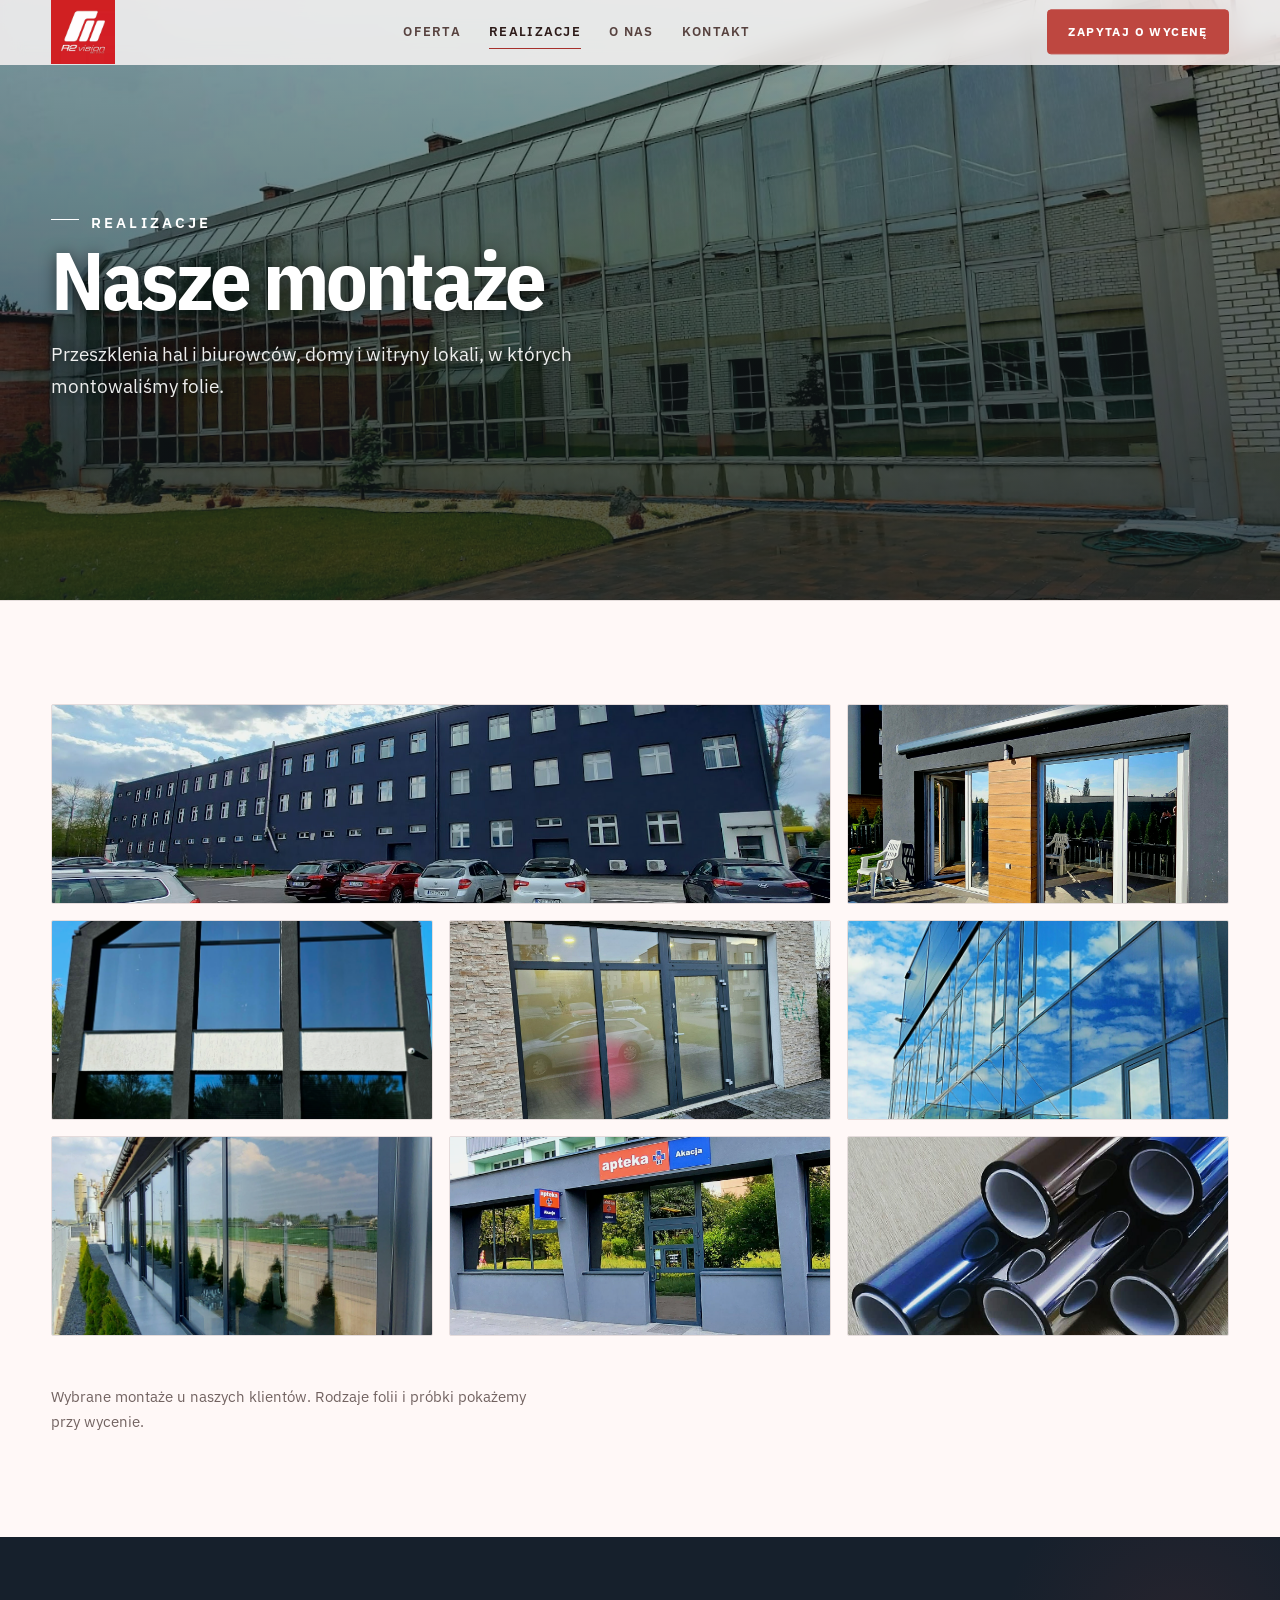
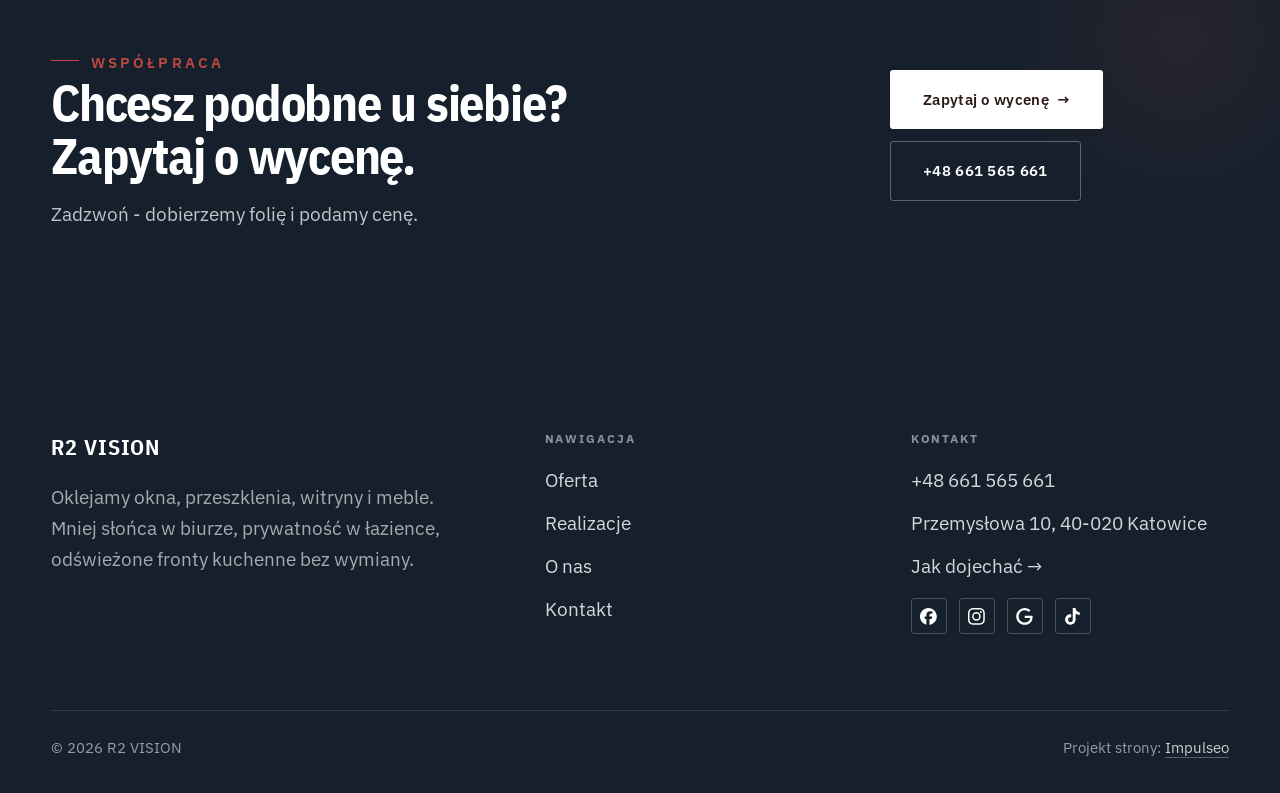
<file: realizacje.html>
<!DOCTYPE html>
<html lang="pl">
<head>
<meta charset="UTF-8">
<meta name="viewport" content="width=device-width, initial-scale=1.0">
<title>Realizacje - R2 VISION</title>
<meta name="description" content="Realizacje R2 VISION: Folia na przeszkleniu hali, Elewacja biurowca, Folia na drzwiach tarasowych, Przeszklenia domu, Matowa folia na witrynie">
<link rel="canonical" href="https://kris20032.github.io/r2-vision-specjalisci-montazu-folii-okiennych-i-architektonicznych/realizacje.html">
<meta name="robots" content="noindex, nofollow">
<meta property="og:type" content="website">
<meta property="og:locale" content="pl_PL">
<meta property="og:site_name" content="R2 VISION">
<meta property="og:title" content="Realizacje - R2 VISION">
<meta property="og:description" content="Realizacje R2 VISION: Folia na przeszkleniu hali, Elewacja biurowca, Folia na drzwiach tarasowych, Przeszklenia domu, Matowa folia na witrynie">
<meta property="og:url" content="https://kris20032.github.io/r2-vision-specjalisci-montazu-folii-okiennych-i-architektonicznych/realizacje.html">
<meta property="og:image" content="https://kris20032.github.io/r2-vision-specjalisci-montazu-folii-okiennych-i-architektonicznych/img/og.jpg">
<meta property="og:image:width" content="1200">
<meta property="og:image:height" content="630">
<meta name="twitter:card" content="summary_large_image">
<link rel="preconnect" href="https://fonts.googleapis.com">
<link rel="preconnect" href="https://fonts.gstatic.com" crossorigin>
<link href="https://fonts.googleapis.com/css2?family=IBM+Plex+Sans+Condensed:wght@500;600;700&family=IBM+Plex+Sans:wght@400;500;600&display=swap" rel="stylesheet">
<link rel="stylesheet" href="assets/styles.css?v=dc4a57c6">
</head>
<body>

<header class="nav">
  <div class="wrap nav-inner">
    <a class="brand brand-has-logo" href="index.html"><img class="brand-logo" src="img/logo.jpg" alt="R2 VISION" width="720" height="720" decoding="async"></a>
    <nav class="nav-links">
      <a href="oferta.html">Oferta</a>
      <a href="realizacje.html" class="active" aria-current="page">Realizacje</a>
      <a href="o-nas.html">O nas</a>
      <a href="kontakt.html">Kontakt</a>
      <a href="kontakt.html" class="btn btn-accent">Zapytaj o wycenę</a>
    </nav>
    <button class="nav-toggle" aria-label="Menu"><span></span><span></span><span></span></button>
  </div>
</header>

<main>
<section class="pagehead">
  <img src="img/g1.jpg" alt="R2 VISION - Nasze montaże" width="1516" height="784" decoding="async">
  <div class="wrap">
    <span class="eyebrow">Realizacje</span>
    <h1>Nasze montaże</h1>
    <p>Przeszklenia hal i biurowców, domy i witryny lokali, w których montowaliśmy folie.</p>
  </div>
</section>
<section>
  <div class="wrap">
    <div class="gallery">
      <div class="tile t-two3 reveal"><img src="img/g2.jpg" alt="R2 VISION" loading="lazy" width="1552" height="846" decoding="async"></div>
      <div class="tile t-third reveal"><img src="img/g3.jpg" alt="R2 VISION" loading="lazy" width="1400" height="1400" decoding="async"></div>
      <div class="tile t-third reveal"><img src="img/g4.jpg" alt="R2 VISION" loading="lazy" width="1538" height="2780" decoding="async"></div>
      <div class="tile t-third reveal"><img src="img/g5.jpg" alt="R2 VISION" loading="lazy" width="1498" height="1078" decoding="async"></div>
      <div class="tile t-third reveal"><img src="img/g6.jpg" alt="R2 VISION" loading="lazy" width="1600" height="3550" decoding="async"></div>
      <div class="tile t-third reveal"><img src="img/g7.jpg" alt="R2 VISION" loading="lazy" width="1600" height="3556" decoding="async"></div>
      <div class="tile t-third reveal"><img src="img/g8.jpg" alt="R2 VISION" loading="lazy" width="1376" height="3412" decoding="async"></div>
      <div class="tile t-third reveal"><img src="img/g9.jpg" alt="R2 VISION" loading="lazy" width="917" height="917" decoding="async"></div>
    </div>
    <p class="muted reveal" style="margin-top:var(--space-7);font-size:var(--text-sm);max-width:62ch">Wybrane montaże u naszych klientów. Rodzaje folii i próbki pokażemy przy wycenie.</p>
  </div>
</section>
<section class="cta">
  <div class="wrap">
    <div class="reveal">
      <span class="eyebrow">Współpraca</span>
      <h2>Chcesz podobne u siebie? Zapytaj o wycenę.</h2>
      <p>Zadzwoń - dobierzemy folię i podamy cenę.</p>
    </div>
    <div class="cta-actions reveal">
      <a href="kontakt.html" class="btn btn-light">Zapytaj o wycenę <span class="arr">→</span></a>
      <a href="tel:+48661565661" class="btn btn-ghost btn-ghost-cta">+48 661 565 661</a>
    </div>
  </div>
</section>
</main>

<footer>
  <div class="wrap">
    <div class="foot-grid">
      <div class="foot-brand">
        <div class="name">R2 VISION</div>
        <p>Oklejamy okna, przeszklenia, witryny i meble. Mniej słońca w biurze, prywatność w łazience, odświeżone fronty kuchenne bez wymiany.</p>
      </div>
      <div class="foot-col">
        <h4>Nawigacja</h4>
        <a href="oferta.html">Oferta</a>
        <a href="realizacje.html">Realizacje</a>
        <a href="o-nas.html">O nas</a>
        <a href="kontakt.html">Kontakt</a>
      </div>
      <div class="foot-col">
        <h4>Kontakt</h4>
        <a href="tel:+48661565661">+48 661 565 661</a>
        <p>Przemysłowa 10, 40-020 Katowice</p>
        <a href="https://maps.google.com/?cid=3417433919423925730&g_mp=Cidnb29nbGUubWFwcy5wbGFjZXMudjEuUGxhY2VzLlNlYXJjaFRleHQQAhgEIAA" target="_blank" rel="noopener">Jak dojechać →</a>
      <div class="foot-soc">
        <a class="soc" href="https://www.facebook.com/foliekatowice/" target="_blank" rel="noopener" aria-label="Facebook - R2 VISION"><svg viewBox="0 0 24 24" aria-hidden="true" focusable="false"><path d="M9.101 23.691v-7.98H6.627v-3.667h2.474v-1.58c0-4.085 1.848-5.978 5.858-5.978.401 0 .955.042 1.468.103a8.68 8.68 0 0 1 1.141.195v3.325a8.623 8.623 0 0 0-.653-.036 26.805 26.805 0 0 0-.733-.009c-.707 0-1.259.096-1.675.309a1.686 1.686 0 0 0-.679.622c-.258.42-.374.995-.374 1.752v1.297h3.919l-.386 2.103-.287 1.564h-3.246v8.245C19.396 23.238 24 18.179 24 12.044c0-6.627-5.373-12-12-12s-12 5.373-12 12c0 5.628 3.874 10.35 9.101 11.647Z" fill="currentColor"/></svg></a>
        <a class="soc" href="https://www.instagram.com/foliekatowice/" target="_blank" rel="noopener" aria-label="Instagram - R2 VISION"><svg viewBox="0 0 24 24" aria-hidden="true" focusable="false"><path d="M7.0301.084c-1.2768.0602-2.1487.264-2.911.5634-.7888.3075-1.4575.72-2.1228 1.3877-.6652.6677-1.075 1.3368-1.3802 2.127-.2954.7638-.4956 1.6365-.552 2.914-.0564 1.2775-.0689 1.6882-.0626 4.947.0062 3.2586.0206 3.6671.0825 4.9473.061 1.2765.264 2.1482.5635 2.9107.308.7889.72 1.4573 1.388 2.1228.6679.6655 1.3365 1.0743 2.1285 1.38.7632.295 1.6361.4961 2.9134.552 1.2773.056 1.6884.069 4.9462.0627 3.2578-.0062 3.668-.0207 4.9478-.0814 1.28-.0607 2.147-.2652 2.9098-.5633.7889-.3086 1.4578-.72 2.1228-1.3881.665-.6682 1.0745-1.3378 1.3795-2.1284.2957-.7632.4966-1.636.552-2.9124.056-1.2809.0692-1.6898.063-4.948-.0063-3.2583-.021-3.6668-.0817-4.9465-.0607-1.2797-.264-2.1487-.5633-2.9117-.3084-.7889-.72-1.4568-1.3876-2.1228C21.2982 1.33 20.628.9208 19.8378.6165 19.074.321 18.2017.1197 16.9244.0645 15.6471.0093 15.236-.005 11.977.0014 8.718.0076 8.31.0215 7.0301.0839m.1402 21.6932c-1.17-.0509-1.8053-.2453-2.2287-.408-.5606-.216-.96-.4771-1.3819-.895-.422-.4178-.6811-.8186-.9-1.378-.1644-.4234-.3624-1.058-.4171-2.228-.0595-1.2645-.072-1.6442-.079-4.848-.007-3.2037.0053-3.583.0607-4.848.05-1.169.2456-1.805.408-2.2282.216-.5613.4762-.96.895-1.3816.4188-.4217.8184-.6814 1.3783-.9003.423-.1651 1.0575-.3614 2.227-.4171 1.2655-.06 1.6447-.072 4.848-.079 3.2033-.007 3.5835.005 4.8495.0608 1.169.0508 1.8053.2445 2.228.408.5608.216.96.4754 1.3816.895.4217.4194.6816.8176.9005 1.3787.1653.4217.3617 1.056.4169 2.2263.0602 1.2655.0739 1.645.0796 4.848.0058 3.203-.0055 3.5834-.061 4.848-.051 1.17-.245 1.8055-.408 2.2294-.216.5604-.4763.96-.8954 1.3814-.419.4215-.8181.6811-1.3783.9-.4224.1649-1.0577.3617-2.2262.4174-1.2656.0595-1.6448.072-4.8493.079-3.2045.007-3.5825-.006-4.848-.0608M16.953 5.5864A1.44 1.44 0 1 0 18.39 4.144a1.44 1.44 0 0 0-1.437 1.4424M5.8385 12.012c.0067 3.4032 2.7706 6.1557 6.173 6.1493 3.4026-.0065 6.157-2.7701 6.1506-6.1733-.0065-3.4032-2.771-6.1565-6.174-6.1498-3.403.0067-6.156 2.771-6.1496 6.1738M8 12.0077a4 4 0 1 1 4.008 3.9921A3.9996 3.9996 0 0 1 8 12.0077" fill="currentColor"/></svg></a>
        <a class="soc" href="https://maps.google.com/?cid=3417433919423925730&g_mp=Cidnb29nbGUubWFwcy5wbGFjZXMudjEuUGxhY2VzLlNlYXJjaFRleHQQAhgEIAA" target="_blank" rel="noopener" aria-label="Google - R2 VISION"><svg viewBox="0 0 24 24" aria-hidden="true" focusable="false"><path d="M12.48 10.92v3.28h7.84c-.24 1.84-.853 3.187-1.787 4.133-1.147 1.147-2.933 2.4-6.053 2.4-4.827 0-8.6-3.893-8.6-8.72s3.773-8.72 8.6-8.72c2.6 0 4.507 1.027 5.907 2.347l2.307-2.307C18.747 1.44 16.133 0 12.48 0 5.867 0 .307 5.387.307 12s5.56 12 12.173 12c3.573 0 6.267-1.173 8.373-3.36 2.16-2.16 2.84-5.213 2.84-7.667 0-.76-.053-1.467-.173-2.053H12.48z" fill="currentColor"/></svg></a>
        <a class="soc" href="https://www.tiktok.com/@foliekatowice" target="_blank" rel="noopener" aria-label="TikTok - R2 VISION"><svg viewBox="0 0 24 24" aria-hidden="true" focusable="false"><path d="M12.525.02c1.31-.02 2.61-.01 3.91-.02.08 1.53.63 3.09 1.75 4.17 1.12 1.11 2.7 1.62 4.24 1.79v4.03c-1.44-.05-2.89-.35-4.2-.97-.57-.26-1.1-.59-1.62-.93-.01 2.92.01 5.84-.02 8.75-.08 1.4-.54 2.79-1.35 3.94-1.31 1.92-3.58 3.17-5.91 3.21-1.43.08-2.86-.31-4.08-1.03-2.02-1.19-3.44-3.37-3.65-5.71-.02-.5-.03-1-.01-1.49.18-1.9 1.12-3.72 2.58-4.96 1.66-1.44 3.98-2.13 6.15-1.72.02 1.48-.04 2.96-.04 4.44-.99-.32-2.15-.23-3.02.37-.63.41-1.11 1.04-1.36 1.75-.21.51-.15 1.07-.14 1.61.24 1.64 1.82 3.02 3.5 2.87 1.12-.01 2.19-.66 2.77-1.61.19-.33.4-.67.41-1.06.1-1.79.06-3.57.07-5.36.01-4.03-.01-8.05.02-12.07z" fill="currentColor"/></svg></a>
      </div>
      </div>
    </div>
    <div class="foot-bot">
      <span>© 2026 R2 VISION</span>
      <span>Projekt strony: <a class="foot-credit" href="https://impulseo.pl" target="_blank" rel="noopener">Impulseo</a></span>
    </div>
  </div>
</footer>
<div class="sticky-reserve"><a class="sr-book" href="kontakt.html">Zapytaj o wycenę</a><a class="sr-call" href="tel:+48661565661" aria-label="Zadzwoń"><svg class="ico-tel" width="16" height="16" viewBox="0 0 24 24" fill="none" aria-hidden="true"><path d="M6.6 10.8a15.5 15.5 0 0 0 6.6 6.6l2.2-2.2a1 1 0 0 1 1-.24 11.4 11.4 0 0 0 3.6.58 1 1 0 0 1 1 1V20a1 1 0 0 1-1 1A17 17 0 0 1 3 4a1 1 0 0 1 1-1h3.5a1 1 0 0 1 1 1c0 1.25.2 2.46.58 3.6a1 1 0 0 1-.25 1l-2.23 2.2Z" fill="currentColor"/></svg></a></div>
<div class="demo-wazne" data-do="2026-11-01" data-cykl="3" hidden><svg class="dw-ico" width="13" height="13" viewBox="0 0 24 24" fill="none" aria-hidden="true"><circle cx="12" cy="12" r="8.6" stroke="currentColor" stroke-width="1.8"/><path d="M12 7.2V12l3.3 2" stroke="currentColor" stroke-width="1.8" stroke-linecap="round"/></svg><span class="dw-txt"></span></div>

<script src="assets/main.js"></script>
</body>
</html>
</file>
<file: assets/styles.css>
/* ============================================================
   STOLBASZ — premium, architektoniczny B2B fit-out
   Jasna paleta, zero brązu. System wg premium-web-craft.
   Projekt strony: Impulseo (impulseo.pl)
   ============================================================ */

:root{
  /* PALETA — jasna, architektoniczna, chłodna */
  --paper:#F4F7FA;          /* główne tło */
  --paper-2:#E7EDF3;        /* sekcje alternatywne (chłodny jasny szary) */
  --paper-3:#E7EDF3;        /* delikatne wypełnienia */
  --ink:#16202C;            /* tekst główny — chłodny grafit */
  --ink-soft:#3A4654;       /* nagłówki drugorzędne */
  --muted:#5C6672;          /* tekst poboczny */
  --line:rgba(22,32,44,.12);/* hairline */
  --accent:#235E96;         /* stonowany petrol-slate — jedyny akcent */
  --accent-d:#1A4A78;
  --accent-soft:rgba(35,94,150,.10);
  --dark:#16202C;           /* sekcje ciemne (stopka/CTA) */

  /* HOVER ZDJĘĆ — JEDEN standard dla całego silnika (decyzja K. 04.08.2026, artefakt z wariantami).
     AKTUALNE (K.+Szymon 09.08.2026, wybór z artefaktu 6 wariantów): zoom 1.05 przy 1.4s -
     przy tak długim czasie mocniejszy kadr NIE skacze, tylko „oddycha". Poprzedni standard
     (1.02 / .55s z 04.08) odbierany jako dynamiczny i szybki.
     Spoczynek lekko przygaszony, ale TYLKO tam, gdzie jest mysz (@media hover:hover) —
     na telefonie zdjęcia zostają w pełnej jasności. */
  --img-zoom:1.05;                   /* K.+Szymon 09.08: wariant F z artefaktu porównawczego */
  --img-rest:brightness(.95) saturate(.99);
  --img-hot:brightness(1.06) saturate(1.05);
  --img-dur:1.4s;                    /* K.+Szymon 09.08 (wariant F): powoli = elegancko */
  --img-ease:cubic-bezier(.16,.84,.44,1);  /* miękki ogon, efekt „oddychania" */

  /* ODSTĘPY — skala 4/8 */
  --space-1:4px; --space-2:8px; --space-3:12px; --space-4:16px; --space-5:24px;
  --space-6:32px; --space-7:48px; --space-8:64px; --space-9:96px; --space-10:128px;

  /* TYPOGRAFIA — fluid clamp() (skala podbita 16.07.2026: większe, czytelniejsze litery — uwaga Adama) */
  --text-sm:clamp(.9rem,.87rem + .12vw,1rem);
  --text-base:clamp(1.08rem,1.04rem + .18vw,1.2rem);
  --text-lg:clamp(1.24rem,1.15rem + .34vw,1.44rem);
  --text-h3:clamp(1.34rem,1.22rem + .55vw,1.66rem);
  --text-h2:clamp(2.1rem,1.66rem + 2.1vw,3.1rem);
  --text-h1:clamp(2.9rem,2.1rem + 4vw,5.1rem);

  /* PROMIENIE — architektoniczne, raczej ostre */
  --r-sm:3px; --r-md:6px; --r-lg:10px;

  /* RUCH */
  --ease:cubic-bezier(.25,.46,.45,.94); --dur:.24s;

  /* CIENIE — miękkie, warstwowe */
  --sh-sm:0 1px 2px rgba(16,24,32,.04), 0 2px 8px rgba(16,24,32,.05);
  --sh-md:0 2px 6px rgba(16,24,32,.05), 0 12px 28px -8px rgba(16,24,32,.12);
  --sh-lg:0 6px 14px rgba(16,24,32,.07), 0 26px 56px -18px rgba(16,24,32,.22);

  --hairline:1px solid var(--line);

  --font-display:'IBM Plex Sans Condensed','IBM Plex Sans',sans-serif;
  --font-body:'IBM Plex Sans',sans-serif;
}

*{box-sizing:border-box;margin:0;padding:0}
html{scroll-behavior:smooth}
body{
  font-family:var(--font-body);
  font-size:var(--text-base);
  line-height:1.65;
  color:var(--ink);
  background:var(--paper);
  -webkit-font-smoothing:antialiased;
  text-rendering:optimizeLegibility;
}
img{max-width:100%;height:auto;display:block}  /* height:auto = width/height z atrybutów trzyma proporcje (TOP#12) */
a{color:inherit;text-decoration:none}

.wrap{width:min(92%,1180px);margin-inline:auto}
section{padding-block:clamp(52px,6.5vw,96px)}

h1,h2,h3{font-family:var(--font-display);font-weight:700;line-height:1.08;letter-spacing:-.02em;color:var(--ink)}
h1{font-size:var(--text-h1);letter-spacing:-.035em}
h2{font-size:var(--text-h2);letter-spacing:-.025em}
h3{font-size:var(--text-h3)}
/* MIARA — długość wiersza. WCAG 2.2 SC 1.4.8: max 80 znaków; Butterick: 45–90.
   68ch daje realnie 72–78 znaków polskiego tekstu, czyli z zapasem pod granicą.
   Wcześniej limit miał TYLKO <p> — <li>, <blockquote> i <dd> nie miały żadnego,
   i to jedyny powód, dla którego 23 bloki na dwóch oddanych stronach jadą po
   83–106 znaków w wierszu (pomiar 07.08.2026, bramka `miara`).
   ⚠️ Listy i definicje ograniczamy TYLKO bez klasy: `ul`/`ol` z klasą to u nas
   układ (siatki kafli, menu), a nie tekst ciągły — tam miarę wyznacza układ. */
/* 60ch, nie 68ch (K. 10.08): po zmianie fontów na węższe kroje (DM Sans i spółka)
   w 68ch mieściło się ~90 znaków - bramka pikselowa słusznie zgłaszała przekroczenie
   granicy 80. Pomiar na żywej przeglądarce: 60ch = 90 znaków, 53ch = ~78 znaków, czyli normę WCAG 1.4.8. */
:root{ --miara:53ch }
p{max-width:min(100%,var(--miara))}
blockquote,
ul:not([class])>li, ol:not([class])>li,
dl:not([class])>dd{max-width:min(100%,var(--miara))}

/* ⚠️ Świadomie BEZ wyjątku `.tile p,.card p,.svc p{max-width:none}`, choć nasuwa się sam:
   te akapity BYŁY już ograniczone (stare `p{max-width:65ch}`), więc „wyjątek" nie odblokowałby
   niczego nowego — tylko ROZLUŹNIŁ stan sprzed zmiany na wszystkich demach naraz.
   `figcaption` żadna z reguł wyżej nie dotyczy, więc też nie potrzebuje zwolnienia. */

/* ŁAMANIE. `balance` wyrównuje długości wierszy w nagłówku, `pretty` pilnuje ostatniego
   wiersza akapitu, żeby nie został w nim jeden wyraz. Obsługiwane od Chrome 117 /
   Safari 17.5; starsze przeglądarki po prostu ignorują tę własność.
   `text-wrap:pretty` nie występowało dotąd ANI RAZ w silniku ani w repo klientów. */
h1,h2,h3,.lead,.lede{text-wrap:balance}
p,li,blockquote,dd{text-wrap:pretty}

.eyebrow{
  font-family:var(--font-body);
  font-size:var(--text-sm);
  font-weight:600;
  letter-spacing:.18em;
  text-transform:uppercase;
  color:var(--accent);
  display:inline-flex;align-items:center;gap:var(--space-3);
}
/* flex:none + margin-top = kreska trzyma się PIERWSZEJ linii. Wcześniej align-items:center
   centrowało ją względem całego bloku i przy zawinięciu (długi kicker typu
   „…WNĘTRZ · LESZNO · OD 2019") druga linia lądowała z brzydkim wcięciem. */
.eyebrow{align-items:flex-start}
.eyebrow>*,.eyebrow{text-wrap:balance}   /* dlugi kicker lamal sie na sierote typu samo „2019" w drugiej linii */
.eyebrow::before{content:"";width:28px;height:1px;background:var(--accent);display:inline-block;flex:none;margin-top:.62em}

.muted{color:var(--muted)}
.lead{font-size:var(--text-lg);line-height:1.55;color:var(--ink-soft);max-width:50ch}

/* ---------- BUTTONS ---------- */
.btn{
  display:inline-flex;align-items:center;gap:var(--space-2);
  font-weight:600;font-size:var(--text-sm);letter-spacing:.02em;
  padding:var(--space-4) var(--space-6);
  border-radius:var(--r-sm);
  transition:transform var(--dur) var(--ease),box-shadow var(--dur) var(--ease),background var(--dur) var(--ease);
  cursor:pointer;border:1px solid transparent;
}
.btn-accent{background:var(--accent);color:#fff;box-shadow:var(--sh-sm)}
.btn-accent:hover{background:var(--accent-d);transform:translateY(-2px);box-shadow:var(--sh-md)}
.btn-accent:active{transform:translateY(0);box-shadow:var(--sh-sm)}
.btn-ghost{background:transparent;color:var(--ink);border-color:var(--line)}
.btn-ghost:hover{border-color:var(--accent);color:var(--accent);transform:translateY(-2px)}
.btn-light{background:#fff;color:var(--ink);box-shadow:var(--sh-sm)}
.btn-light:hover{transform:translateY(-2px);box-shadow:var(--sh-md)}
.btn .arr{transition:transform var(--dur) var(--ease)}
.btn:hover .arr{transform:translateX(4px)}

/* ---------- NAV ---------- */
.nav{
  position:sticky;top:0;z-index:50;
  background:color-mix(in srgb,var(--paper) 88%,transparent);
  backdrop-filter:saturate(140%) blur(10px);
  border-bottom:var(--hairline);
}
.nav-inner{display:flex;align-items:center;justify-content:space-between;gap:var(--space-5);height:72px}
/* ANTY-NACHODZENIE (K. 05.08.2026): długa nazwa firmy + przycisk z pełnym numerem nie mieściły się w pasku
   i flex ściskał linki PONIŻEJ ich treści - "Kontakt" wchodził na ramkę "Zadzwoń +48 ...". Teraz ustępuje
   nazwa marki (skrót wielokropkiem), a menu i przycisk nigdy się nie kurczą ani nie zachodzą na siebie. */
.brand{display:flex;flex-direction:column;line-height:1;min-width:0;flex:0 1 auto}
.brand .name{font-family:var(--font-display);font-weight:800;font-size:1.35rem;letter-spacing:.04em;white-space:nowrap;overflow:hidden;text-overflow:ellipsis}
.brand .sub{font-size:.62rem;letter-spacing:.34em;text-transform:uppercase;color:var(--muted);margin-top:5px;white-space:nowrap;overflow:hidden;text-overflow:ellipsis}
.nav-links{display:flex;align-items:center;gap:var(--space-6);flex:0 0 auto}
.nav-links a{font-size:var(--text-sm);font-weight:500;color:var(--ink-soft);position:relative;padding-block:4px;white-space:nowrap;transition:color var(--dur) var(--ease)}
.nav-links a::after{content:"";position:absolute;left:0;bottom:0;width:0;height:1.5px;background:var(--accent);transition:width var(--dur) var(--ease)}
.nav-links a:hover,.nav-links a.active{color:var(--ink)}
.nav-links a:hover::after,.nav-links a.active::after{width:100%}
.nav-links .btn{padding:var(--space-2) var(--space-5)}
/* przyciski w nav: właściwy kolor (przebij .nav-links a) + bez podkreślenia */
.nav-links a.btn-accent{color:#fff}
.nav-links a.btn-ghost,.nav-links a.btn-light{color:var(--ink)}
/* CTA w pasku: NIE podkreślenie spod linków menu, ale ten sam przelatujący błysk,
   co na wszystkich innych przyciskach (zgłoszenie K. 13.08.2026 - „na hero jest efekt
   światła przechodzącego przez przycisk, na navbarze go nie ma, a mają być identyczne").
   Reguła `.nav-links a::after` jest silniejsza od `.btn::after`, więc trzeba jej
   geometrię wyzerować i wpisać połysk z nazwy - samo `display:none` gasiło efekt. */
.nav-links a.btn::after{
  display:block;content:"";position:absolute;inset:0;z-index:-1;pointer-events:none;
  width:auto;height:auto;border-radius:inherit;   /* kasuje geometrię podkreślenia (width:0;height:1.5px) */
  background:linear-gradient(100deg,transparent 32%,rgba(255,255,255,.20) 50%,transparent 68%);
  translate:-120% 0}
@media (prefers-reduced-motion:no-preference){
  .nav-links a.btn:hover::after{translate:120% 0;transition:translate .75s var(--mt-ease,cubic-bezier(.16,.84,.44,1))}
}
.nav-toggle{display:none;background:none;border:none;cursor:pointer;flex-direction:column;gap:5px;padding:8px}
.nav-toggle span{width:24px;height:2px;background:var(--ink);transition:var(--dur)}
/* Ciasny zakres MIĘDZY menu mobilnym a pełnym pulpitem: zbijamy odstępy i nazwę marki,
   żeby wszystko zmieściło się naturalnie, zanim w ogóle dojdzie do skracania wielokropkiem. */
@media(max-width:1280px) and (min-width:921px){
  .nav-links{gap:var(--space-4)}
  .nav-links .btn{padding:var(--space-2) var(--space-4)}
  .brand .name{font-size:1.15rem}
}

/* ---------- HERO (split) ---------- */
.hero{position:relative;overflow:hidden;border-bottom:var(--hairline)}
.hero-grid{display:grid;grid-template-columns:1.05fr .95fr;gap:clamp(24px,4vw,60px);align-items:center;
  padding-block:clamp(36px,4.5vw,64px)}
.hero-copy .eyebrow{margin-bottom:var(--space-5)}
.hero-copy h1{margin-bottom:var(--space-5)}
.hero-copy .lead{margin-bottom:var(--space-7)}
.hero-actions{display:flex;flex-wrap:wrap;gap:var(--space-4)}
.hero-art{position:relative;aspect-ratio:4/3;border-radius:var(--r-lg);overflow:hidden;box-shadow:var(--sh-lg)}
.hero-art img{width:100%;height:100%;object-fit:cover}
.hero-art::after{content:"";position:absolute;inset:0;background:linear-gradient(180deg,transparent 55%,rgba(18,24,28,.28))}
.hero-badge{position:absolute;left:var(--space-5);bottom:var(--space-5);z-index:2;
  background:rgba(252,252,251,.94);backdrop-filter:blur(4px);
  border-radius:var(--r-md);padding:var(--space-4) var(--space-5);box-shadow:var(--sh-md);max-width:78%}
.hero-badge strong{display:block;font-family:var(--font-display);font-size:1rem;letter-spacing:-.01em}
.hero-badge span{font-size:var(--text-sm);color:var(--muted)}

/* ---------- HERO duży / kinowy (strona główna) ---------- */
.hero-cine{position:relative;min-height:clamp(560px,82vh,840px);min-height:clamp(560px,82svh,840px);display:flex;align-items:center;overflow:hidden;border-bottom:var(--hairline)}
.hero-cine>img{position:absolute;inset:0;width:100%;height:100%;object-fit:cover;z-index:0}
.hero-cine::after{content:"";position:absolute;inset:0;z-index:1;
  background:linear-gradient(95deg,rgba(13,18,23,.86) 0%,rgba(13,18,23,.64) 32%,rgba(13,18,23,.24) 62%,rgba(13,18,23,.04) 100%)}
.hero-cine .wrap{position:relative;z-index:2;padding-block:var(--space-8)}
.hero-cine .hero-copy{max-width:660px}
.hero-cine .eyebrow{color:#fff;margin-bottom:var(--space-5)}
.hero-cine .eyebrow::before{background:#fff}
.hero-cine h1{color:#fff;margin-bottom:var(--space-5);font-size:clamp(2.9rem,2rem + 4.4vw,5.2rem);text-wrap:balance}
.hero-cine .lead{color:rgba(255,255,255,.92);max-width:48ch;margin-bottom:var(--space-7)}
.hero-cine .hero-actions{display:flex;flex-wrap:wrap;gap:var(--space-4)}
/* NISKIE OKNO (laptop z dokiem i paskami przeglądarki ma ~700-780 px wysokości widoku):
   H1 do 5.2rem + długi lead nie mieściły się i przyciski wypadały POD krawędź ekranu -
   klient widział stronę bez ani jednego CTA. Skalujemy w dół, zamiast przycinać treść. */
@media(min-width:821px) and (max-height:820px){
  .hero-cine{min-height:clamp(520px,94svh,780px)}
  .hero-cine .wrap{padding-block:var(--space-6)}
  .hero-cine h1{font-size:clamp(2.2rem,1.5rem + 2.6vw,3.6rem);margin-bottom:var(--space-4)}
  .hero-cine .eyebrow{margin-bottom:var(--space-4)}
  .hero-cine .lead{margin-bottom:var(--space-5);max-width:44ch}
}
@media(max-width:680px){
  .hero-cine{min-height:clamp(520px,76vh,640px);min-height:clamp(520px,76svh,640px);align-items:flex-end}
  .hero-cine::after{background:linear-gradient(0deg,rgba(13,18,23,.9) 6%,rgba(13,18,23,.45) 55%,rgba(13,18,23,.25) 100%)}
  .hero-cine .wrap{padding-bottom:var(--space-9)}
  /* TELEFON (~90% oglądających): lead potrafił zająć 8 linii i zepchnąć CTA poza pierwszy ekran.
     Zwężamy interlinię i skalę - treści nie ucinamy, bo to ona sprzedaje. */
  .hero-cine .lead{font-size:.98rem;line-height:1.5;margin-bottom:var(--space-5)}
  .hero-cine .eyebrow{font-size:.72rem;letter-spacing:.13em;margin-bottom:var(--space-4)}
  .hero-cine .eyebrow::before{width:20px}
  .hero-cine h1{margin-bottom:var(--space-4)}
}

/* full-bleed hero variant (podstrony) */
.pagehead{position:relative;min-height:46vh;min-height:46svh;display:flex;align-items:flex-end;overflow:hidden;border-bottom:var(--hairline)}
.pagehead img{position:absolute;inset:0;width:100%;height:100%;object-fit:cover}
/* 10.08.2026 (decyzja K.): mocniejsze przyciemnienie + cień pod tekstem. Bramka mierzyła na
   nagłówkach podstron 3,38-3,43:1 przy wymaganych 4,5 — jasne zdjęcie (hala, śnieg, niebo)
   podchodziło pod biały tekst. Zdjęcia klientów są różne, więc kontrast musi dawać WARSTWA,
   a nie szczęśliwy dobór kadru. */
.pagehead::after{content:"";position:absolute;inset:0;background:linear-gradient(180deg,rgba(18,24,28,.40),rgba(18,24,28,.76))}
.pagehead .wrap{position:relative;z-index:2;padding-block:var(--space-9);color:#fff}
.pagehead h1{color:#fff;max-width:18ch;text-shadow:0 2px 16px rgba(0,0,0,.55)}
.pagehead .eyebrow{color:#fff}
.pagehead .eyebrow::before{background:#fff}
.pagehead p{color:rgba(255,255,255,.92);margin-top:var(--space-4);max-width:54ch;text-shadow:0 1px 12px rgba(0,0,0,.5)}

/* ---------- STRIP (pasek skrótów / liczby) ---------- */
.strip{background:var(--dark);color:#fff}
/* PASEK HASEŁ — standard 04.08.2026 (decyzja K.): 5 haseł w JEDNYM rzędzie, tekst WYŚRODKOWANY,
   węższe marginesy boczne niż reszta strony (pasek ma iść szerzej), równe wysokości kolumn. */
.strip .wrap{width:min(96%,1440px);display:grid;grid-template-columns:repeat(5,1fr);
  gap:var(--space-5);padding-block:var(--space-7);align-items:stretch}
.strip .item .k{font-family:var(--font-display);font-size:clamp(1.05rem,.82rem + .85vw,1.55rem);
  font-weight:800;letter-spacing:-.02em;color:#fff;line-height:1.18;text-wrap:balance}
.strip .item .v{font-size:var(--text-sm);color:rgba(255,255,255,.66);margin-top:var(--space-2);line-height:1.4}
.strip .item{border-left:2px solid var(--accent);padding-inline:var(--space-4);
  text-align:center;display:flex;flex-direction:column;justify-content:center}
/* liczba kolumn = liczba haseł, żeby ostatnie nie zostawało samo w drugim rzędzie.
   Klasę n-N nadaje multipage.py; domyślnie (bez klasy) pasek jest 5-kolumnowy. */
.strip.n-2 .wrap{grid-template-columns:repeat(2,1fr)}
.strip.n-3 .wrap{grid-template-columns:repeat(3,1fr)}
.strip.n-4 .wrap{grid-template-columns:repeat(4,1fr);gap:var(--space-6)}
.strip.n-4 .item .k{font-size:clamp(1.3rem,1rem + 1.1vw,2rem)}
.strip.n-6 .wrap{grid-template-columns:repeat(6,1fr);gap:var(--space-4)}
.strip.n-6 .item .k{font-size:clamp(.98rem,.8rem + .7vw,1.35rem)}
/* równe łamanie: zamiast "długa linia + jedno słowo" obie linie zbliżonej długości */
.strip .item .k{text-wrap:balance}

/* ---------- SECTION HEAD ---------- */
.head{max-width:48rem;margin-bottom:var(--space-8)}
.head.center{margin-inline:auto;text-align:center}
.head .eyebrow{margin-bottom:var(--space-4)}
.head h2{margin-bottom:var(--space-4)}
.head p{color:var(--muted);font-size:var(--text-lg);line-height:1.55}
.head.center p{margin-inline:auto}

/* ---------- INTRO SPLIT ---------- */
.split{display:grid;grid-template-columns:.92fr 1.08fr;gap:clamp(28px,5vw,80px);align-items:center}
.split.rev{grid-template-columns:1.08fr .92fr}
.split.rev .split-art{order:-1}
.split-art{position:relative;aspect-ratio:5/4;border-radius:var(--r-lg);overflow:hidden;box-shadow:var(--sh-lg)}
.split-art img{width:100%;height:100%;object-fit:cover}
.split-copy h2{margin-bottom:var(--space-5)}
.split-copy p+p{margin-top:var(--space-4)}
.split-copy .btn{margin-top:var(--space-6)}

/* ---------- SERVICES (zakres) ---------- */
.svc-grid{display:grid;grid-template-columns:repeat(auto-fit,minmax(280px,1fr));gap:var(--space-5)}
.svc{background:#fff;border:var(--hairline);border-radius:var(--r-md);padding:var(--space-7) var(--space-6);
  transition:transform var(--dur) var(--ease),box-shadow var(--dur) var(--ease),border-color var(--dur) var(--ease);
  position:relative;overflow:hidden}
.svc::before{content:"";position:absolute;left:0;top:0;width:3px;height:0;background:var(--accent);transition:height var(--dur) var(--ease)}
.svc:hover{transform:translateY(-4px);box-shadow:var(--sh-md);border-color:transparent}
.svc:hover::before{height:100%}
.svc .ic{font-family:var(--font-display);font-size:.8rem;font-weight:700;letter-spacing:.12em;color:var(--accent);margin-bottom:var(--space-4)}
.svc h3{margin-bottom:var(--space-3);font-size:1.22rem}
.svc p{color:var(--muted);font-size:var(--text-base);line-height:1.6}

/* big detailed service rows */
.svc-row{display:grid;grid-template-columns:.8fr 1.2fr;gap:clamp(20px,4vw,60px);align-items:center;padding-block:var(--space-8)}
.svc-row+.svc-row{border-top:var(--hairline)}
.svc-row.rev{grid-template-columns:1.2fr .8fr}
/* Naprzemienny układ wierszy oferty: co drugi wiersz ma zdjęcie po PRAWEJ.
   Było `order:-1` — martwy kod, bo zdjęcie i tak jest pierwszym dzieckiem w HTML,
   więc wszystkie wiersze wyglądały identycznie (zdjęcie zawsze z lewej), a `rev`
   zmieniało tylko szerokość kolumn. Znalezione 29.07.2026 przy różnicowaniu kierunków
   animacji (pomiar pozycji: art.mid 390/502 przy row.mid 756 — zawsze lewa strona). */
.svc-row.rev .svc-row-art{order:2}
.svc-row-art{aspect-ratio:4/3;border-radius:var(--r-md);overflow:hidden;box-shadow:var(--sh-md)}
.svc-row-art img{width:100%;height:100%;object-fit:cover}
.svc-row h3{font-size:1.5rem;margin-bottom:var(--space-4)}
.svc-row .num{font-family:var(--font-display);font-size:.85rem;font-weight:700;letter-spacing:.14em;color:var(--accent);display:block;margin-bottom:var(--space-3)}
.svc-row ul{list-style:none;margin-top:var(--space-4);display:flex;flex-direction:column;gap:var(--space-2)}
.svc-row li{position:relative;padding-left:var(--space-5);color:var(--muted);font-size:var(--text-base)}
.svc-row li::before{content:"";position:absolute;left:0;top:.62em;width:8px;height:1px;background:var(--accent)}

/* ---------- GALLERY (realizacje) ---------- */
.gallery{display:grid;grid-template-columns:repeat(12,1fr);gap:var(--space-4);grid-auto-rows:200px}
/* GALERIA MASONRY — pionowe zdjęcia (portrety beauty/wellness) bez przycinania: kolumny, height auto */
.gallery-masonry{column-count:3;column-gap:var(--space-4)}
@media(max-width:900px){.gallery-masonry{column-count:2}}
@media(max-width:560px){.gallery-masonry{column-count:1}}
.gallery-masonry .m-tile{break-inside:avoid;margin:0 0 var(--space-4);padding:0;position:relative;overflow:hidden;border-radius:var(--r-md);border:1px solid var(--line)}
.gallery-masonry .m-tile img{width:100%;height:auto;display:block}
.gallery-masonry .m-tile .cap{position:absolute;left:0;right:0;bottom:0;padding:var(--space-4);color:#fff;background:linear-gradient(0deg,rgba(0,0,0,.55),transparent);font-size:var(--text-sm)}
.gallery-masonry .m-tile .cap small{display:block;font-weight:400;opacity:.78;letter-spacing:.04em;text-transform:uppercase;font-size:.66rem;margin-top:3px}
.tile{position:relative;overflow:hidden;border-radius:var(--r-md);box-shadow:var(--sh-sm);
  transition:transform var(--dur) var(--ease),box-shadow var(--dur) var(--ease)}
.tile img{width:100%;height:100%;object-fit:cover;
  transition:transform var(--img-dur) var(--img-ease),filter var(--img-dur) var(--img-ease)}
.tile:hover{box-shadow:var(--sh-md)}
.tile .cap{position:absolute;left:0;right:0;bottom:0;padding:var(--space-5) var(--space-4) var(--space-4);
  /* mocniejszy spad + cien pod tekstem: na JASNYCH zdjeciach klienta (biale fronty, sciany)
     slaby gradient dawal kontrast ~1.5:1 zamiast wymaganych 3.6:1 (bramka wygladu, 10.08.2026) */
  background:linear-gradient(transparent 10%,rgba(18,24,28,.55) 40%,rgba(18,24,28,.88) 68%,rgba(18,24,28,.99));color:#fff;
  text-shadow:0 1px 2px rgba(0,0,0,.85),0 2px 10px rgba(0,0,0,.55);
  font-size:var(--text-sm);font-weight:600;letter-spacing:.01em;
  opacity:0;transform:translateY(8px);transition:var(--dur) var(--ease)}
.tile:hover .cap{opacity:1;transform:translateY(0)}
.tile .cap small{display:block;font-weight:400;opacity:.78;letter-spacing:.04em;text-transform:uppercase;font-size:.66rem;margin-top:3px}
/* bento spans */
.t-wide{grid-column:span 6}
.t-tall{grid-column:span 6;grid-row:span 2}
.t-std{grid-column:span 6}
.t-third{grid-column:span 4}
.t-two3{grid-column:span 8}

/* ---------- TRUST / WIARYGODNOŚĆ ---------- */
.trust{background:var(--paper-2)}
.trust-grid{display:grid;grid-template-columns:repeat(auto-fit,minmax(240px,1fr));gap:var(--space-5);margin-top:var(--space-7)}
.trust-card{background:#fff;border-radius:var(--r-md);padding:var(--space-7) var(--space-6);box-shadow:var(--sh-sm);border-top:3px solid var(--accent)}
.trust-card .big{font-family:var(--font-display);font-size:clamp(1.8rem,1.3rem + 1.6vw,2.6rem);font-weight:800;letter-spacing:-.02em;color:var(--ink);line-height:1}
.trust-card h3{font-size:1.12rem;margin:var(--space-3) 0 var(--space-2)}
.trust-card p{color:var(--muted);font-size:var(--text-base);line-height:1.55}

/* ---------- CTA band ---------- */
.cta{background:var(--dark);color:#fff;position:relative;overflow:hidden}
/* telefon w CTA: na ciemnym tle biały (domyślnie), rodziny z JASNYM tłem CTA
   nadpisują to u siebie - wcześniej kolor siedział w stylu inline i wygrywał z rodziną. */
.cta .btn-ghost-cta{color:#fff;border-color:rgba(255,255,255,.3)}
.cta .wrap{display:grid;grid-template-columns:1.4fr .6fr;gap:var(--space-7);align-items:center;position:relative;z-index:2}
.cta h2{color:#fff;max-width:20ch}
.cta p{color:rgba(255,255,255,.74);margin-top:var(--space-4)}
.cta-actions{display:flex;flex-direction:column;gap:var(--space-3);align-items:flex-start}
.cta::before{content:"";position:absolute;right:-80px;top:-80px;width:360px;height:360px;border-radius:50%;
  background:radial-gradient(circle,var(--accent-soft),transparent 70%)}

/* ---------- CONTACT ---------- */
.contact-grid{display:grid;grid-template-columns:.85fr 1.15fr;gap:clamp(28px,4vw,56px);align-items:start}
.info-list{display:flex;flex-direction:column;gap:var(--space-2)}
.info-row{display:flex;gap:var(--space-4);align-items:flex-start;padding-block:var(--space-4);border-bottom:var(--hairline)}
.info-row .ic{flex:none;width:42px;height:42px;display:grid;place-items:center;border-radius:50%;
  background:var(--accent-soft);color:var(--accent);font-size:1.05rem}
.info-row .lbl{font-size:.72rem;letter-spacing:.14em;text-transform:uppercase;color:var(--muted)}
.info-row .val{font-weight:600;font-size:var(--text-base);margin-top:2px}
.info-row a.val:hover{color:var(--accent)}
.map{border:none;border-radius:var(--r-lg);box-shadow:var(--sh-md);width:100%;height:100%;min-height:380px;filter:grayscale(.2) contrast(1.02)}
.form{background:#fff;border:var(--hairline);border-radius:var(--r-lg);padding:clamp(24px,3vw,40px);box-shadow:var(--sh-sm)}
.form .fld{margin-bottom:var(--space-5)}
.form label{display:block;font-size:var(--text-sm);font-weight:600;margin-bottom:var(--space-2)}
.form input,.form textarea{width:100%;font-family:inherit;font-size:var(--text-base);color:var(--ink);
  padding:var(--space-4);border:var(--hairline);border-radius:var(--r-sm);background:var(--paper);transition:border-color var(--dur)}
.form input:focus,.form textarea:focus{outline:none;border-color:var(--accent);background:#fff}
.form textarea{resize:vertical;min-height:120px}
.form .note{font-size:var(--text-sm);color:var(--muted);margin-top:var(--space-3)}

/* ---------- FOOTER ---------- */
footer{background:var(--dark);color:#fff;padding-block:var(--space-9) var(--space-6)}
.foot-grid{display:grid;grid-template-columns:1.4fr 1fr 1fr;gap:var(--space-7);margin-bottom:var(--space-8)}
.foot-brand .name{font-family:var(--font-display);font-weight:800;font-size:1.4rem;letter-spacing:.04em}
.foot-brand p{color:rgba(255,255,255,.62);margin-top:var(--space-4);font-size:var(--text-base);max-width:38ch}
.foot-col h4{font-size:.74rem;letter-spacing:.16em;text-transform:uppercase;color:rgba(255,255,255,.5);margin-bottom:var(--space-4)}
.foot-col a,.foot-col p{display:block;color:rgba(255,255,255,.82);font-size:var(--text-base);margin-bottom:var(--space-3)}
.foot-col a:hover{color:#fff}
.foot-bot{border-top:1px solid rgba(255,255,255,.12);padding-top:var(--space-5);display:flex;justify-content:space-between;flex-wrap:wrap;gap:var(--space-3);
  font-size:var(--text-sm);color:rgba(255,255,255,.55)}
.foot-bot a:hover{color:#fff}
/* Podpis w stopce = klikalny link do impulseo.pl (31.07.2026). Ma być WIDOCZNIE klikalny,
   ale nie krzyczeć - stąd sam kolor jaśniejszy + delikatne podkreślenie na najeździe. */
.foot-bot a.foot-credit{color:rgba(255,255,255,.78);text-decoration:none;border-bottom:1px solid rgba(255,255,255,.28)}
.foot-bot a.foot-credit:hover{color:#fff;border-bottom-color:#fff}

/* ---------- REVEAL ---------- */
.reveal{opacity:0;transform:translateY(22px);transition:opacity .6s var(--ease),transform .6s var(--ease)}
.reveal.in{opacity:1;transform:none}

/* ---------- RESPONSIVE ---------- */
@media(max-width:920px){
  .hero-grid,.split,.split.rev,.svc-row,.svc-row.rev,.cta .wrap,.contact-grid,.foot-grid{grid-template-columns:1fr}
  .split.rev .split-art,.svc-row.rev .svc-row-art{order:0}
  .hero-art{aspect-ratio:16/10;max-height:420px}
  .strip .wrap,.strip.n-2 .wrap,.strip.n-3 .wrap,.strip.n-4 .wrap,.strip.n-6 .wrap{grid-template-columns:repeat(2,1fr);gap:var(--space-6)}
  .strip .item .k,.strip.n-6 .item .k{font-size:clamp(1.3rem,1.1rem + 1vw,2rem)}
  .gallery{grid-auto-rows:180px}
  .t-wide,.t-tall,.t-std,.t-third,.t-two3{grid-column:span 6}
  .t-tall{grid-row:span 1}
  .cta-actions{flex-direction:row;flex-wrap:wrap}
  .foot-grid{gap:var(--space-6)}
}
@media(max-width:680px){
  .nav-links{position:fixed;inset:72px 0 auto 0;background:var(--paper);flex-direction:column;align-items:stretch;
    gap:0;padding:var(--space-4) 6%;border-bottom:var(--hairline);box-shadow:var(--sh-md);
    transform:translateY(-120%);transition:transform var(--dur) var(--ease)}
  .nav-links.open{transform:translateY(0)}
  .nav-links a{padding-block:var(--space-4);border-bottom:var(--hairline)}
  .nav-links .btn{margin-top:var(--space-3);justify-content:center}
  .nav-toggle{display:flex}
  .strip .wrap,.strip.n-2 .wrap,.strip.n-3 .wrap,.strip.n-4 .wrap,.strip.n-6 .wrap{grid-template-columns:1fr}
  .gallery{grid-template-columns:repeat(6,1fr)}
  .foot-grid{grid-template-columns:1fr}
}
@media(prefers-reduced-motion:reduce){
  /* audyt 09.08 TOP#14: samo skrócenie duration przy animacji INFINITE = stroboskop
     (pętla .01ms miga ekranem); iteration-count:1 gasi pętlę naprawdę. Pseudoelementy
     też - tła hero (gastro/studio) animują ::before/img, blanket na * ich nie łapał. */
  *,*::before,*::after{animation-duration:.01ms!important;animation-iteration-count:1!important;animation-delay:0s!important;transition:none!important}
  .reveal{opacity:1!important;transform:none!important}
  html{scroll-behavior:auto}
}

/* ============================================================
   PREMIUM LAYER — destylat deep-researchu branż (anty-AI, spokój).
   Zmienne STOLBASZ (--accent/--ink/--paper/--line/--dark). Ruch ledwo
   zauważalny, krzywa cubic-bezier(.16,.84,.44,1); prefers-reduced-motion
   pokryte blanketem wyżej. Karty hairline zamiast cieni = #1 sygnał „nie-AI".
   ============================================================ */

/* więcej oddechu między sekcjami (liderzy: 110-130px) */
section{padding-block:clamp(64px,8vw,128px)}

/* 1) Aksamitny reveal — dłuższa, miękka krzywa zamiast „skoku" */
.reveal{transition:opacity .9s cubic-bezier(.16,.84,.44,1),transform .9s cubic-bezier(.16,.84,.44,1);will-change:opacity,transform}
/* stagger TYLKO w galerii (tam pozycja = porządek dzieci) */
.gallery .reveal:nth-child(2){transition-delay:.07s}
.gallery .reveal:nth-child(3){transition-delay:.14s}
.gallery .reveal:nth-child(4){transition-delay:.21s}
.gallery .reveal:nth-child(5){transition-delay:.28s}
.gallery .reveal:nth-child(6){transition-delay:.35s}

/* 2) Hero STATYCZNY na .hero-cine — Ken Burns CAŁKIEM WYŁĄCZONY 26.06 (3. zgłoszenie Szymona).
   GENEZA: animowanie scale na <img> hero z teksturami (cegły/framugi) re-samplinguje obraz
   klatka po klatce → na części ekranów drobne drganie/shimmer = „heroshot się trzęsie".
   translateY usunięto wcześniej, scale-only + will-change/GPU NIE wystarczyły do GWARANCJI gładkości.
   Krzysztof zażądał pewności („make sure, że błąd się nie pojawi") > efekt. Zero animacji = 0% drgania.
   Delikatny zoom zostaje TYLKO w pełnoekranowych hero gastro/studio (hg-bg/hs-bg — tło, inny
   mechanizm, chwalone, nigdy nie zgłaszane). NIE wracać do KB na .hero-cine bez realnego testu
   na sprzęcie klienta — to ryzyko regresji „trzęsienia”. */
/* BEZPIECZNY "wow" na hero = jednorazowy FADE-IN (opacity), nie zoom.
   opacity nie dotyka bitmapy → gładkie na KAŻDYM zdjęciu/ekranie/GPU, zero ryzyka migotania.
   Geometryczny ruch (scale/translate) na .hero-cine jest ZAKAZANY (bramka pilnuje). */
@keyframes heroFade{from{opacity:0}to{opacity:1}}
.hero-cine>img{transform:none;animation:heroFade 1.1s ease-out both}

/* 3) Akcentowy hairline pod nagłówkiem sekcji, który „rysuje się" przy wejściu */
.head h2{position:relative;padding-bottom:18px}
.head h2::after{content:"";position:absolute;left:0;bottom:0;height:1px;width:0;background:var(--accent);transition:width 1s cubic-bezier(.16,.84,.44,1) .15s}
.head.center h2::after{left:50%;transform:translateX(-50%)}
.head.reveal.in h2::after,.head.center.reveal.in h2::after{width:54px}

/* 4) Karty HAIRLINE zamiast cieni/zaokrągleń (najmocniejszy anty-AI detal) */
.svc{background:transparent;border:1px solid var(--line);border-radius:var(--r-sm);box-shadow:none}
.svc:hover{box-shadow:none;border-color:var(--accent);transform:translateY(-3px)}
.trust-card{background:transparent;box-shadow:none;border:1px solid var(--line);border-top:2px solid var(--accent);border-radius:var(--r-sm)}
.tile{box-shadow:none;border-radius:var(--r-sm)}
.tile:hover{box-shadow:none}

/* 5) Sticky-nav kondensuje się po przewinięciu (sygnał dopracowania) */
.nav{transition:box-shadow .4s ease,background .4s ease}
.nav.is-stuck{box-shadow:0 1px 0 var(--line),0 14px 30px -24px rgba(0,0,0,.45)}
.nav-inner{transition:height .35s var(--ease)}
.nav.is-stuck .nav-inner{height:60px}

/* 6) MANIFESTO — pełnoekranowy cytat-bohater (zastępuje generyczne „Dlaczego my") */
.manifesto{background:var(--paper-2);text-align:center}
.manifesto .wrap{max-width:60rem}
.manifesto p{font-family:var(--font-display);font-style:italic;font-size:clamp(1.6rem,1rem + 2.4vw,2.8rem);line-height:1.32;color:var(--ink-soft);margin-inline:auto;max-width:26ch;position:relative;padding-top:var(--space-8)}
.manifesto p::before{content:"";position:absolute;top:0;left:50%;transform:translateX(-50%);width:54px;height:1px;background:var(--accent)}
.manifesto p span{color:var(--accent);font-style:italic}

/* 7) GATEWAYS — 3 duże bramy-zdjęcia (zamiast paska menu usług) */
.gateways{display:grid;grid-template-columns:repeat(3,1fr);gap:var(--space-4)}
.gateway{position:relative;aspect-ratio:3/4;overflow:hidden;border-radius:var(--r-sm);display:block}
.gateway img{width:100%;height:100%;object-fit:cover;
  transition:transform var(--img-dur) var(--img-ease),filter var(--img-dur) var(--img-ease)}
.gateway::after{content:"";position:absolute;inset:0;background:linear-gradient(180deg,transparent 38%,rgba(18,24,28,.74))}
/* ===== HOVER ZDJĘĆ — jedno miejsce dla WSZYSTKICH kafli ze zdjęciem (K. 04.08.2026) ===== */
@media(hover:hover){
  .tile img,.gateway img,.m-tile img{filter:var(--img-rest)}
  .tile:hover img,
  .gateway:hover img,
  .m-tile:hover img{transform:scale(var(--img-zoom));filter:var(--img-hot)}
}
.m-tile img{transition:transform var(--img-dur) var(--img-ease),filter var(--img-dur) var(--img-ease)}
.gateway .g-ttl{position:absolute;left:0;right:0;bottom:0;z-index:2;padding:var(--space-6) var(--space-5);color:#fff;font-family:var(--font-display);font-size:1.45rem;letter-spacing:-.01em;line-height:1.15}
.gateway .g-ttl small{display:block;font-family:var(--font-body);font-size:var(--text-sm);font-weight:400;opacity:.82;letter-spacing:.03em;margin-top:5px}
@media(max-width:760px){.gateways{grid-template-columns:1fr}.gateway{aspect-ratio:16/10}}

/* 8) LOGO klienta w nagłówku (gdy podane --logo) */
/* 52px domyślnie (feedback Bartka 06.07.2026: 40px ginęło, uwaga padła 3x; ~56px sprawdzone na żywym demie anna-borowiec-makeup) */
.brand-logo{height:64px;width:auto;max-width:300px;object-fit:contain;display:block}
.nav.is-stuck .brand-logo{height:52px}
@media(max-width:680px){.brand-logo{height:46px;max-width:210px}}


/* === RWD: nagłówki na wąskich ekranach (dodane 17.07.2026 razem z fixem clamp) ===
   Po przywróceniu działania clamp() dolna granica --text-h1 (2.9rem) rozpychała
   dokument przy długich polskich słowach na telefonach. Tu ją zjeżdżamy. */
@media (max-width:560px){
  :root{
    --text-h1:clamp(1.9rem, 1.15rem + 4.4vw, 2.7rem);
    --text-h2:clamp(1.5rem, 1rem + 3vw, 2.1rem);
  }
  .hero-cine h1{font-size:clamp(1.9rem, 1.15rem + 4.4vw, 2.7rem)}
  h1,h2{overflow-wrap:break-word}
}

/* GODZINY (godziny_grid z briefu) — dzień po lewej, godziny po prawej. Wcześniej BRAK stylu
   powodował sklejenie "Poniedziałek-Piątek8:00-20:00" (dodane 2026-07-21). Neutralne dla dem bez grafiku. */
.godz{display:flex;flex-direction:column;gap:2px;max-width:440px;margin-top:8px}
.godz-row{display:flex;justify-content:space-between;align-items:baseline;gap:24px;padding:10px 0;border-bottom:1px solid var(--line)}
.godz-row:last-child{border-bottom:0}
.godz-row b{font-weight:600;color:var(--ink)}
.godz-row span{color:var(--muted);white-space:nowrap}

/* === FAQ (lekcja 08.08.2026) ===
   Sekcja faq_klinika() trafia NIE tylko do rodziny „klinika" (multipage.py: także układ FACHOWCY),
   a style leżały wyłącznie w families/klinika.css — u hydraulika/dekarza FAQ renderowało się jako
   goła lista <details> z domyślnym trójkącikiem przeglądarki (wpadka: demo Instalatorstwo Gała).
   Dlatego baza. Rodzina może to nadpisać na wierzchu. */
.faq-list{max-width:48rem;margin:var(--space-8) auto 0;display:flex;flex-direction:column;gap:var(--space-3)}
.faq-item{border:1px solid var(--line);border-radius:var(--r-md);background:var(--paper);padding:var(--space-4) var(--space-5)}
.faq-item summary{font-family:var(--font-display);font-weight:600;color:var(--ink);cursor:pointer;list-style:none;display:flex;justify-content:space-between;gap:1rem}
.faq-item summary::-webkit-details-marker{display:none}
.faq-item summary::after{content:"+";color:var(--accent-d);font-weight:700;font-size:1.2rem;line-height:1}
.faq-item[open] summary::after{content:"-"}
.faq-item p{color:var(--ink-soft);font-size:var(--text-base);line-height:1.6;margin:var(--space-3) 0 0}

/* === LICZBA OPINII PRZY SEKCJI OPINII (08.08.2026, wzorzec irismeble.pl, decyzja K.) ===
   Trzy cytaty bez kontekstu czyta się jak „firma ma trzy opinie". Ta linijka mówi wprost,
   ile ich jest naprawdę - dane i tak przychodzą z reconu i szły dotąd wyłącznie do hero.
   Baza, nie rodzina: sekcja opinii renderuje się we WSZYSTKICH układach, a style opinii
   leżą per rodzina - bez tego u części rodzin linijka byłaby gołym tekstem (ta sama pułapka
   co z FAQ wyżej). Rodzina może nadpisać na wierzchu. */
.op-meta{
  text-align:center;margin:calc(var(--space-3) * -1) 0 var(--space-6);
  color:var(--muted);font-size:var(--text-base);letter-spacing:.01em;
}
.op-meta .ico-star{color:var(--accent-d);margin-right:2px}

/* --- licznik ważności DEMA (pomysł K. 09.08) - tylko wersje pokazowe --- */
.demo-wazne{position:fixed;top:calc(var(--nav-h, 64px) + 14px);right:14px;z-index:95;
  display:inline-flex;align-items:center;gap:.45em;
  background:rgba(21,25,28,.82);color:#fff;font-size:.72rem;font-weight:600;letter-spacing:.01em;
  padding:.42em .8em .42em .62em;border-radius:999px;backdrop-filter:saturate(140%) blur(8px);
  border:1px solid rgba(255,255,255,.14);box-shadow:0 10px 24px -14px rgba(0,0,0,.6);
  pointer-events:none;
  /* NIE pokazuje się przy wejściu (K. 09.08) - wjeżdża dopiero po zejściu z hero */
  opacity:0;transform:translateY(-10px);
  transition:opacity .7s var(--ease),transform .7s var(--ease)}
.demo-wazne.is-on{opacity:1;transform:none}
.demo-wazne .dw-ico{flex:none;opacity:.85}
.demo-wazne b{font-weight:700;font-variant-numeric:tabular-nums;color:#FFD9A3}
.demo-wazne .dw-zeg{font-variant-numeric:tabular-nums;font-feature-settings:"tnum";
  opacity:.72;margin-left:.15em;letter-spacing:.01em}
.demo-wazne.is-pilne{background:rgba(150,32,28,.9);border-color:rgba(255,255,255,.2)}
.demo-wazne .dw-pilne{color:#FFE0DE}
@media(max-width:820px){.demo-wazne{top:auto;bottom:70px;right:10px}}

/* --- pasek mini-opinii pod hero (audyt 09.08 TOP#27) - tylko przy realnych recenzjach --- */
.opinie-mini{padding-block:0;border-bottom:var(--hairline)}
.opinie-mini .om-row{display:grid;grid-template-columns:repeat(3,1fr);gap:var(--space-6);padding-block:var(--space-5)}
.opinie-mini .om-item blockquote{font-size:var(--text-sm);color:var(--ink-soft);line-height:1.5;margin:0}
.opinie-mini .om-autor{display:block;margin-top:var(--space-2);font-size:.78rem;font-weight:600;color:var(--muted);letter-spacing:.04em}
@media(max-width:820px){.opinie-mini .om-row{grid-template-columns:1fr;gap:var(--space-4)}
  .opinie-mini .om-item:nth-child(n+3){display:none}}

/* --- AKCENT-TEKST (audyt 09.08 TOP#11/12, decyzja K.) ---------------------------
   Kolor firmowy jest jasny, dopóki nie musi być literą. --accent zostaje żywy
   (kreski, przyciski, pasek haseł); litera akcentowa na JASNYM tle bierze
   --accent-text (dokleja palette_auto; domyślnie accent-d). Tylko color -
   border/background/pseudo zostają żywe. Ciemna sekcja CTA = wyjątek. */
:root{--accent-text:var(--accent-d)}
.eyebrow, .svc .ic, .svc-row .num, .info-row .ic, .info-row a.val:hover,
.manifesto p span, .faq-item summary::after, .op-meta .ico-star, .op-star,
.fu-cta, .obszar-list li:hover, .btn-ghost:hover, .nav.nav-solid .brand .sub,
.proces-os .pc-cur, .os-on .proces-os .proces-line > li.os-done .pno { color:var(--accent-text) }
.cta .eyebrow { color:var(--accent) }

/* --- dostępność (audyt 09.08 TOP#23, podzbiór bezpieczny) --- */
html{scroll-padding-top:84px}                       /* kotwice nie chowają się pod sticky-nav */
:focus-visible{outline:2px solid var(--accent-text);outline-offset:2px}  /* widoczny fokus tylko z klawiatury */
main{display:block}

/* --- kafelek „Zobacz opinie w Google" (K. 09.08) - znak marki zamiast gołego linku --- */
.op-meta{text-align:center;max-width:none;margin-inline:auto}
.op-google{display:inline-flex;align-items:center;gap:.6em;
  padding:.62em 1.15em;border:1px solid var(--line);border-radius:999px;
  background:var(--paper);color:var(--ink);font-size:var(--text-sm);font-weight:600;
  transition:border-color var(--dur) var(--ease),box-shadow var(--dur) var(--ease),transform var(--dur) var(--ease)}
.op-google .op-g-ico{flex:none}                        /* oficjalny 4-kolorowy znak Google */
.op-google .arr{transition:transform var(--dur) var(--ease)}
.op-google:hover{border-color:var(--accent);box-shadow:var(--sh-sm);transform:translateY(-1px)}
.op-google:hover .arr{transform:translateX(3px)}

/* ============================================================
   HOVER KART I KAFLI - JEDEN STANDARD DLA WSZYSTKICH RODZIN (K. 10.08:
   „każde demo ma wyglądać tak premium"). Wcześniej premium-hover miała tylko
   rodzina fachowców (.fu-row), reszta rodzin renderowała karty bez reakcji.
   Zasada ta sama: reakcja NATYCHMIAST (0s), gaśnięcie łagodne; ledwie widoczne
   tło, kreska akcentu z lewej, strzałka rusza. Zero cieni-poduszek.
   ⛔ Świadomie POMIJAMY kafle ze zdjęciem (.tile/.gateway/.m-tile) - tam działa
   już zoom 1.05/1.4s i dokładanie ramek by go zabiło.
   ============================================================ */
.card, .svc, .gateway-txt, .menu-cat, .prod-card, .pak-card, .faq-item, .obj-tile{
  position:relative;transition:background .22s ease-out,border-color .22s ease-out}
.card::before, .menu-cat::before, .prod-card::before, .pak-card::before{
  content:"";position:absolute;left:0;top:0;bottom:0;width:3px;background:var(--accent);
  transform:scaleY(0);transform-origin:top;transition:transform .09s ease-out;border-radius:2px}
@media(hover:hover){
  .card:hover, .svc:hover, .menu-cat:hover, .prod-card:hover, .pak-card:hover{
    background:color-mix(in srgb,var(--accent) 9%,transparent);
    border-color:color-mix(in srgb,var(--accent) 45%,var(--line));
    transition-duration:0s}
  .card:hover::before, .menu-cat:hover::before,
  .prod-card:hover::before, .pak-card:hover::before{transform:scaleY(1)}
  .card:hover .arr, .svc:hover .arr, .menu-cat:hover .arr{transform:translateX(.3rem)}
}
.card .arr, .svc .arr, .menu-cat .arr{display:inline-block;transition:transform .1s ease-out}

/* ============================================================
   PLAKIETKA OPINII GOOGLE (K. 13.08.2026, wzór od Marcelego)
   Jedna forma we WSZYSTKICH układach hero (hg/hk/hs/ha/hd/tb/kt) zamiast
   gołego tekstu „★ Ocena 4,4 w Google · 7 opinii". Cudza ocena to najmocniejszy
   dowód zaufania na stronie - ma wyglądać jak odznaka, nie jak podpis.
   Tło i obwódka liczone z KOLORU TEKSTU, więc ta sama plakietka działa na
   ciemnym zdjęciu (biały napis → jasna mgiełka) i na jasnej sekcji (ciemny
   napis → delikatny szary). Zero osobnych wariantów do utrzymania.
   ============================================================ */
.g-badge{
  display:inline-flex;align-items:center;gap:.62em;
  padding:.52em 1em;border-radius:999px;
  background:color-mix(in srgb,currentColor 8%,transparent);
  border:1px solid color-mix(in srgb,currentColor 20%,transparent);
  -webkit-backdrop-filter:blur(6px);backdrop-filter:blur(6px);
  font-size:.98rem;line-height:1;font-weight:500;letter-spacing:.01em;
  white-space:nowrap;vertical-align:middle;max-width:100%}
.g-badge .gb-ico,.g-badge .gb-stars{flex:none}
.g-badge .gb-ocena{font-weight:700;font-size:1.08em;letter-spacing:.01em}
.g-badge .gb-txt{opacity:.92}
@media(max-width:560px){
  .g-badge{gap:.45em;padding:.45em .8em;font-size:.86rem}
  .g-badge .gb-stars{width:62px;height:12.4px}
  .g-badge .gb-ico{width:16px;height:16px}
}

/* === rodzina: dom === */
/* ============================================================
   RODZINA: DOM (okna / drzwi / bramy / zadaszenia / stolarka otworowa)
   Doklejane NA WIERZCH base.css. Skin okna (IBM Plex Sans Condensed + IBM Plex Sans + stalowy blekit).
   Filozofia: PRODUKT TECHNICZNY z mierzalnymi parametrami, prezentowany jak KATALOG SYSTEMÓW producenta.
   Inaczej niz fachowiec (usluga) i rzemieslnik (narracja): tu sprzedaje doradczo "Zapytaj o wycene / Umow pomiar".
   SYGNATURA rodziny = wąska groteska (Plex Condensed) + SIATKA PARAMETRÓW jako grafika. Anty-AI: hairline, zero rozmytych cieni.
   TWARDA BRAMKA: parametry (Uw/dB/komory), gwarancje, certyfikaty, partnerzy renderuja sie TYLKO z realnego reconu (brief). Zero zmyslania.
   ============================================================ */

/* --- Naglówki "inżynierskie": eyebrow wersaliki z szerokim trackingiem, h2 ciasny tracking --- */
.eyebrow{letter-spacing:.2em;text-transform:uppercase;font-weight:600}
.head h2,.hero-copy h1{letter-spacing:-.01em}

/* --- KATALOG SYSTEMÓW: karty produktów (zamiast 3 bram-zdjec) --- */
.dom-products .head{max-width:60rem}
.dom-grid{display:grid;grid-template-columns:repeat(3,1fr);gap:var(--space-6)}
@media(max-width:900px){.dom-grid{grid-template-columns:repeat(2,1fr)}}
@media(max-width:600px){.dom-grid{grid-template-columns:1fr}}

.dom-card{display:flex;flex-direction:column;background:var(--paper);border:1px solid var(--line);
  border-radius:2px;box-shadow:none;overflow:hidden;transition:border-color .3s var(--ease)}
.dom-card:hover{border-color:var(--accent)}
.dom-card__img{margin:0;aspect-ratio:3/2;overflow:hidden;background:var(--paper-2)}
.dom-card__img img{width:100%;height:100%;object-fit:cover;
  transition:transform var(--img-dur) var(--ease),filter var(--img-dur) var(--ease)}
@media(hover:hover){   /* standard 04.08.2026: delikatny zoom + rozjasnienie */
  .dom-card__img img{filter:var(--img-rest)}
  .dom-card:hover .dom-card__img img{transform:scale(var(--img-zoom));filter:var(--img-hot)}
}
.dom-card__body{display:flex;flex-direction:column;gap:var(--space-3);padding:var(--space-5)}
.dom-card__name{font-family:var(--font-display);font-weight:600;font-size:1.3rem;line-height:1.1;letter-spacing:-.01em}
.dom-card__tag{color:var(--muted);font-size:var(--text-sm);line-height:1.6;margin:0}
.dom-card__link{margin-top:auto;align-self:flex-start;font-weight:600;font-size:var(--text-sm);
  color:var(--accent);letter-spacing:.01em}
.dom-card__link .arr{transition:transform .25s var(--ease);display:inline-block}
.dom-card:hover .dom-card__link .arr{transform:translateX(4px)}

/* --- SIATKA PARAMETRÓW (liczby jako grafika) - renderowana TYLKO z realnych danych --- */
.dom-spec{list-style:none;margin:var(--space-2) 0 0;padding:0;display:grid;grid-template-columns:repeat(2,1fr);
  gap:1px;background:var(--line);border:1px solid var(--line);border-radius:2px;overflow:hidden}
.dom-spec li{background:var(--paper);padding:.6rem .75rem;display:flex;flex-direction:column;gap:.15rem}
.dom-spec b{font-weight:600;font-size:.66rem;letter-spacing:.08em;text-transform:uppercase;color:var(--muted)}
.dom-spec span{font-family:var(--font-display);font-weight:600;font-size:1.05rem;line-height:1.1;color:var(--ink)}

/* --- PASEK PARTNERÓW / CERTYFIKATÓW / GWARANCJI (tylko realne z reconu) --- */
.dom-certs{background:var(--paper-2);border-top:1px solid var(--line);border-bottom:1px solid var(--line)}
.dom-certs .head{margin-bottom:var(--space-5)}
.dom-certs__row{list-style:none;margin:0;padding:0;display:flex;flex-wrap:wrap;justify-content:center;
  gap:var(--space-4)}
.dom-certs .cert{border:1px solid var(--line);background:var(--paper);border-radius:2px;
  padding:.55rem 1.1rem;font-weight:600;font-size:var(--text-sm);letter-spacing:.01em;color:var(--ink-soft)}

/* --- PROCES (Pomiar -> Wycena -> Produkcja -> Montaz -> Gwarancja): kropki stalowe --- */
.proces.dom{background:var(--paper-2)}
.proces.dom .pno{color:var(--accent)}
.proces.dom .proces-line li::after{background:var(--accent);box-shadow:0 0 0 4px var(--paper-2)}

/* --- Kafle/gateway/galeria: ostre rogi (architektoniczny sznyt), hairline zamiast cienia --- */
.gateway,.tile,.split-art{border-radius:2px}
.tile{box-shadow:none;border:1px solid var(--line)}
.gateway .g-ttl{letter-spacing:.01em}

/* --- STICKY "Zapytaj o wycenę" (mobile) --- */
.sticky-reserve{display:none}
@media(max-width:820px){
  .sticky-reserve{display:flex;position:fixed;left:0;right:0;bottom:0;z-index:90;
    background:var(--line);box-shadow:0 -6px 20px -10px rgba(0,0,0,.4);padding-bottom:env(safe-area-inset-bottom,0px);transition:transform .25s ease,opacity .25s ease}
  .sticky-reserve.schowany{transform:translateY(110%);opacity:0;pointer-events:none}
  .sticky-reserve a{padding:15px 8px;text-align:center;font-weight:600;font-size:.95rem;letter-spacing:.01em}
  .sr-book{flex:1;background:var(--accent);color:#fff}
  .sr-call{width:60px;background:var(--paper);color:var(--ink);font-size:1.15rem;border-left:1px solid var(--line)}
  body{padding-bottom:calc(64px + env(safe-area-inset-bottom,0px))}
}

/* ============================================================
   FAZA 3 - OSOBNY UKŁAD DOM (research wf_5715bbdd + krytyka). Wszystko poniżej doklejane na wierzch.
   Tożsamość: JASNY "showroom/katalog" - przeciwna polaryzacja do AUTO (ciemne kino). Sygnatura ZAWSZE-ON = panel-karta + datasheet.
   ============================================================ */

/* === HERO DOM: jasny architektoniczny full-bleed + PANEL-KARTA (sygnatura, kontrast grafit-na-bieli, nie liczy na zdjęcie) === */
.hero-dom{position:relative;height:clamp(640px,86svh,900px);min-height:560px;display:flex;align-items:flex-end;overflow:hidden;isolation:isolate;background:var(--paper-2)}
.hero-dom .hd-bg{position:absolute;inset:0;width:100%;height:100%;object-fit:cover;z-index:-2;will-change:transform}
@keyframes hdKen{from{transform:scale(1.04)}to{transform:scale(1.10)}}
@media(min-width:900px){.hero-dom .hd-bg{animation:hdKen 32s ease-out infinite alternate}}
@media(prefers-reduced-motion:reduce){.hero-dom .hd-bg{animation:none}}
.hero-dom .wrap{width:100%}
.hd-panel{position:relative;z-index:2;max-width:min(560px,92vw);margin:0 0 clamp(2.4rem,6vh,4rem);
  background:var(--paper);border:1px solid var(--line);border-radius:2px;
  padding:clamp(1.5rem,3vw,2.3rem) clamp(1.5rem,3vw,2.5rem);
  box-shadow:0 14px 44px -30px rgba(20,30,45,.45)}            /* whisper-shadow tylko dla oddzielenia od jasnego zdjęcia, nie popup */
.hd-tick{display:block;width:46px;height:3px;background:var(--accent);margin-bottom:var(--space-4)}
.hd-kicker{display:block;font-family:var(--font-display);font-weight:600;text-transform:uppercase;letter-spacing:.18em;font-size:.8rem;color:var(--accent)}
.hd-claim{font-family:var(--font-display);font-weight:700;letter-spacing:-.01em;line-height:1.04;
  font-size:clamp(1.9rem,3.4vw,3rem);color:var(--ink);margin:var(--space-3) 0 var(--space-4)}
/* mini-spec: realne parametry (chipy z liczbami) */
.hd-spec{list-style:none;margin:0 0 var(--space-5);padding:var(--space-4) 0 0;border-top:1px solid var(--line);display:flex;flex-wrap:wrap;gap:0}
.hd-spec li{padding-right:1.1rem;margin-right:1.1rem;border-right:1px solid var(--line);display:flex;flex-direction:column;gap:.15rem}
.hd-spec li:last-child{border-right:0;margin-right:0;padding-right:0}
.hd-spec b{font-family:var(--font-display);font-weight:700;font-size:1.25rem;line-height:1;color:var(--ink);font-variant-numeric:tabular-nums}
.hd-spec span{font-size:.7rem;text-transform:uppercase;letter-spacing:.08em;color:var(--muted)}
/* fallback nie-zmyślony: tagi procesu */
.hd-tags{list-style:none;margin:0 0 var(--space-5);padding:var(--space-4) 0 0;border-top:1px solid var(--line);display:flex;flex-wrap:wrap;gap:.5rem}
.hd-tags li{font-family:var(--font-display);font-weight:600;text-transform:uppercase;letter-spacing:.07em;font-size:.7rem;
  color:var(--ink-soft);border:1px solid var(--line);border-radius:2px;padding:.35rem .7rem}
.hd-actions{display:flex;flex-wrap:wrap;gap:var(--space-3)}
.hd-rating{margin:var(--space-4) 0 0;font-size:var(--text-sm);color:var(--muted);font-variant-numeric:tabular-nums}
@media(max-width:640px){.hd-claim{font-size:clamp(1.7rem,7vw,2.2rem)}}
@media(max-width:820px){.hd-panel{margin-bottom:84px}}   /* nad sticky-reserve (mobile) */

/* === SPEC-BAND: rząd dużych kart liczba+jednostka+label (sygnatura datasheet, gated) === */
.dom-statband{background:var(--paper);border-bottom:1px solid var(--line)}
.dom-statband .wrap{padding-block:var(--space-8)}
.dom-stats{display:grid;grid-template-columns:repeat(4,1fr);gap:1px;background:var(--line);border:1px solid var(--line);border-radius:2px;overflow:hidden}
.dom-stat{background:var(--paper);padding:clamp(1.2rem,2.4vw,2rem);display:flex;flex-direction:column;gap:.45rem}
.ds-num{font-family:var(--font-display);font-weight:700;font-size:clamp(1.8rem,3vw,2.6rem);line-height:1;color:var(--ink);font-variant-numeric:tabular-nums}
.ds-unit{font-size:.5em;color:var(--muted);margin-left:.25em;font-weight:600;letter-spacing:.02em}
.ds-lab{font-size:.74rem;text-transform:uppercase;letter-spacing:.08em;color:var(--muted)}
@media(max-width:760px){.dom-stats{grid-template-columns:repeat(2,1fr)}}

/* === KOLORY / WYKOŃCZENIA: próbka-kwadrat TYLKO z realnym hex, inaczej tag tekstowy === */
.dom-color-grid{list-style:none;margin:var(--space-7) 0 0;padding:0;display:flex;flex-wrap:wrap;gap:var(--space-4)}
.dom-color{display:flex;align-items:center;gap:.6rem;font-size:var(--text-sm);color:var(--ink-soft);font-weight:500}
.dc-sw{width:34px;height:34px;border-radius:2px;border:1px solid var(--line);display:inline-block;flex:0 0 auto}
.dom-color.is-text{border:1px solid var(--line);border-radius:2px;padding:.4rem .8rem;font-weight:600;
  text-transform:uppercase;letter-spacing:.04em;font-size:.76rem;color:var(--ink-soft)}

/* === PROCES DOM: WŁASNY datasheet-stepper (poziome wiersze + hairline + numerały tabular), NIE wspólny pionowy timeline === */
.dom-proc{background:var(--paper-2)}
.dom-proc-row{list-style:none;margin:var(--space-8) 0 0;padding:0;display:grid;grid-template-columns:repeat(5,1fr);gap:0;border-top:2px solid var(--ink)}
.dom-proc-row li{padding:var(--space-5) var(--space-5) var(--space-5) 0;border-right:1px solid var(--line);position:relative}
.dom-proc-row li:last-child{border-right:0}
.dom-proc-row li::before{content:"";position:absolute;top:-2px;left:0;width:38%;height:2px;background:var(--accent)}
.dp-no{font-family:var(--font-display);font-weight:700;font-size:1.1rem;color:var(--accent);font-variant-numeric:tabular-nums;letter-spacing:.06em}
.dom-proc-row h3{font-family:var(--font-display);font-weight:600;font-size:1.05rem;letter-spacing:-.01em;margin:.5rem 0 .35rem}
.dom-proc-row p{color:var(--muted);font-size:var(--text-sm);line-height:1.5;padding-right:var(--space-4)}
@media(max-width:900px){.dom-proc-row{grid-template-columns:repeat(2,1fr)}.dom-proc-row li{border-right:0;border-bottom:1px solid var(--line)}}
@media(max-width:520px){.dom-proc-row{grid-template-columns:1fr}}

/* === cyfry jako grafika: tabular-nums w siatce parametrów per system === */
.dom-spec span{font-variant-numeric:tabular-nums}

/* === sticky-reserve: brass->stal, biały tekst OK (stal ciemniejsza) === */

/* === OPINIE (gated): realne cytaty z reconu ===
   Dodane 10.08.2026 - te 4 rodziny NIE miały tego bloku, przez co sekcja opinii
   renderowala sie jako goly tekst z domyslnym wcieciem <blockquote> (zglosil K.). */
.opinie-grid{display:grid;grid-template-columns:repeat(auto-fit,minmax(16rem,1fr));gap:var(--space-6);margin-top:var(--space-8)}
.op-card{margin:0;background:var(--paper);border:1px solid var(--line);border-radius:var(--r-md);padding:var(--space-6);display:flex;flex-direction:column;gap:var(--space-3)}
.op-star{color:var(--accent-d);letter-spacing:.1em;font-size:.95rem}
.op-card blockquote{margin:0;color:var(--ink-soft);font-size:var(--text-base);line-height:1.6}
.op-autor{font-family:var(--font-display);font-weight:700;color:var(--ink);font-size:.95rem}

/* === NAV NOBU (silnik): dom === */
.nav{position:fixed;left:0;right:0;backdrop-filter:none;border-bottom:1px solid transparent;z-index:100;transition:transform .35s var(--ease),background .35s ease,box-shadow .35s ease}
.nav.nav-hidden{transform:translateY(-100%)}
.nav.is-stuck{background:transparent;box-shadow:none;border-bottom-color:transparent}
.nav.is-stuck .nav-inner{height:64px}
.nav .brand{flex-direction:row;align-items:baseline;gap:.6rem;line-height:1}
.nav .brand .name{font-family:var(--font-display);font-weight:600;font-size:1.5rem;text-transform:uppercase;letter-spacing:.14em}
.nav .brand .sub{margin-top:0;padding-left:.65rem;border-left:1px solid currentColor;font-size:.66rem;font-weight:600;letter-spacing:.22em;text-transform:uppercase}
.nav .nav-links a{font-size:.8rem;font-weight:600;text-transform:uppercase;letter-spacing:.1em;padding-block:6px}
.nav .nav-links a::after{height:1px}
.nav .nav-links a.btn-accent{font-size:.73rem;font-weight:700;text-transform:uppercase;letter-spacing:.12em;padding:.5rem 1.1rem;border-radius:4px;box-shadow:none}
.nav .nav-links a.btn-accent{background:var(--accent-d);border:1px solid var(--accent-d);color:#fff}
.nav .nav-links a.btn-accent:hover{background:var(--accent-d);border-color:var(--accent-d);color:#fff;filter:brightness(1.07)}
.nav{background:color-mix(in srgb,var(--paper) 82%,transparent);backdrop-filter:saturate(140%) blur(10px)}
.nav .brand .name{color:var(--ink)}
.nav .brand .sub{color:var(--accent-d)}
.nav .nav-links a:not(.btn-accent){color:var(--ink-soft)}
.nav .nav-links a:not(.btn-accent):hover,.nav .nav-links a.active:not(.btn-accent){color:var(--ink)}
.nav .nav-links a:not(.btn-accent)::after{background:var(--accent-d)}
.nav .nav-toggle span{background:var(--ink)}
.nav.nav-solid{background:color-mix(in srgb,var(--paper) 96%,transparent);border-bottom:var(--hairline);box-shadow:0 10px 30px -24px rgba(0,0,0,.25)}
.nav.nav-hidden{box-shadow:none}
@media(min-width:681px){
.nav .nav-inner{position:relative;height:64px}
.nav .nav-links{flex:1;justify-content:center;gap:clamp(1rem,2.2vw,1.9rem);padding-right:15.5rem}
.nav .nav-links a.btn-accent{position:absolute;right:0;top:50%;transform:translateY(-50%);--klocek-stoi:translateY(-50%);margin:0}
}
@media(max-width:680px){
.nav .nav-links:not(.open){transform:translateY(-160%);visibility:hidden}
.nav .nav-links.open{visibility:visible}
.nav .brand .name{font-size:1.12rem;letter-spacing:.1em;line-height:1.15}
.nav .brand .sub{display:none}
.nav .brand{min-width:0;overflow:hidden;padding-right:.6rem}
}
@media(max-width:430px){
.nav .brand .name{font-size:.95rem;letter-spacing:.06em}
}

/* === WARSTWA PREMIUM (silnik, 08.08.2026) === */
/* ============================================================
   OŚ PROCESU „PREMIUM" + OKNO NA NIERUCHOME TŁO + ODZNAKI + POWRÓT NA GÓRĘ
   (08.08.2026 — wdrożenie decyzji K. z warsztatu ruchu II)

   ⚠️ TEN PLIK JEST DOKLEJANY **PO** PLIKU RODZINY.
   Powód: strukturę `.proces-line` stylują cztery rodziny (fachowcy, dom, klinika,
   studio) jako poziomy rząd kart. Nowy układ musi je nadpisać, a base.css ładuje
   się PRZED rodziną, więc tam by przegrał. Kolejność w multipage.py:
       base.css → rodzina → TEN PLIK → motion.css → hero-fit.css

   ZASADA BEZPIECZEŃSTWA (jak w całej warstwie ruchu):
   stany „ukryte" nadaje WYŁĄCZNIE JavaScript przez klasę na <html>. Bez skryptu
   albo przy jego błędzie strona wygląda jak przed tą zmianą — nigdy pusty ekran.
   ============================================================ */

/* ---------------- 1) OŚ PROCESU ---------------- */
.proces-os .proc-grid{
  display:grid;grid-template-columns:34% 1fr;gap:var(--space-8);align-items:start;
}
.proces-os .proc-side{position:sticky;top:calc(72px + var(--space-6))}
.proces-os .proc-side .head{text-align:left;margin:0}
.proces-os .proc-side .head h2{margin-bottom:var(--space-3)}
.proces-os .proc-side .head p{margin:0}

.proces-os .proc-count{display:flex;align-items:baseline;gap:var(--space-2);margin-top:var(--space-6)}
.proces-os .pc-cur{
  font-family:var(--font-display);font-size:2.6rem;line-height:1;color:var(--accent-d);
  font-variant-numeric:tabular-nums;
}
.proces-os .pc-all{font-size:var(--text-base);color:var(--muted);font-variant-numeric:tabular-nums}
.proces-os .proc-bar{
  height:2px;background:var(--line);border-radius:2px;overflow:hidden;
  max-width:14rem;margin-top:var(--space-3);
}
.proces-os .proc-bar > i{display:block;height:100%;width:0;background:var(--accent-d)}
.proces-os .proc-now{
  color:var(--muted);font-size:var(--text-sm);margin:var(--space-3) 0 0;min-height:2.4em;
}

/* ⚠️ TWARDY RESET OZDOBNIKÓW RODZINY (naprawa po teście 08.08.2026, demo hydraulika)
   Rodziny nie tylko układają kroki w rząd — DORYSOWUJĄ do nich własną grafikę:
   fachowcy.css ma poziomą kreskę (li::before), kropkę na osi (li::after), środkowanie
   tekstu i `.pno` jako wielki numer nad tytułem. Po nałożeniu pionowej osi zostawało
   z tego pobojowisko: numery w kółkach po lewej, a tytuły wyśrodkowane po prawej
   z wiszącymi kropkami i liniami.
   Nadpisujemy z `!important`, bo to jedyny sposób, żeby ta warstwa wygrała z CZTEREMA
   rodzinami naraz (fachowcy, dom, klinika, studio), a każda dorysowuje coś innego.
   Zasięg jest wąski — wyłącznie wnętrze `.proces-os`. */
.proces-os .proces-line > li::before,
.proces-os .proces-line > li::after{content:none !important;display:none !important}
.proces-os .proces-line > li{padding:0 !important;position:relative}
.proces-os .proces-line > li .pno,
.proces-os .proces-line > li h3,
.proces-os .proces-line > li p{text-align:left !important;margin-inline:0 !important;max-width:min(100%,var(--miara)) !important}
.proces-os .proces-line > li .pno{
  font-family:var(--font-body,inherit) !important;font-weight:500 !important;
  font-size:var(--text-sm) !important;letter-spacing:0 !important;margin-bottom:0 !important;
}

/* lista: z poziomego rzędu rodziny na pionową oś */
/* DROGA PRZEWIJANIA NA KROK (K. 09.08: „przy scrollu mega szybko przeskakuje").
   NIE spowalniamy animacji - podświetlenie musi trzymać się palca, inaczej strona
   sprawia wrażenie zacinającej się. Zamiast tego każdy krok dostaje własny kawałek
   ekranu do przewinięcia: 4 kroki x ~34vh = ~1,4 ekranu zamiast jednego machnięcia.
   Tylko duży ekran - na telefonie sticky-kolumna i tak jest wyłączona, a rozciąganie
   sekcji zamieniłoby ją w tunel. */
.proces-os .proces-line{
  display:flex;flex-direction:column;gap:var(--space-5);
  position:relative;margin:0;padding:0;list-style:none;counter-reset:none;
  grid-template-columns:none;
}
.proces-os .proces-line:before{
  content:"";position:absolute;left:1.19rem;top:1.2rem;bottom:1.2rem;width:1px;background:var(--line);
}
/* nakładka: ta sama linia, ale w kolorze akcentu, dociągnięta do aktywnego kroku.
   Wysokość ustawia skrypt (--os-fill) - oś POKAZUJE postęp zamiast tylko podświetlać kropkę. */
.proces-os .proces-line:after{
  content:"";position:absolute;left:1.19rem;top:1.2rem;width:1px;background:var(--accent);
  height:var(--os-fill, 0%);transition:height .7s cubic-bezier(.16,.84,.44,1);
  opacity:.85;pointer-events:none;
}
.proces-os .proces-line > li{
  display:grid;grid-template-columns:2.4rem 1fr;gap:var(--space-4);align-items:start;
  background:none;border:0;padding:0;margin:0;box-shadow:none;
}
.proces-os .proces-line > li .pno{
  grid-row:1 / span 3;width:2.4rem;height:2.4rem;border-radius:50%;
  display:flex;align-items:center;justify-content:center;
  background:var(--paper);border:1px solid var(--line);color:var(--muted);
  font-size:var(--text-sm);font-variant-numeric:tabular-nums;position:relative;z-index:1;
  top:auto;left:auto;right:auto;bottom:auto;transform:none;
}
.proces-os .proces-line > li h3,
.proces-os .proces-line > li p{grid-column:2;margin:0}
.proces-os .proces-line > li h3{margin-bottom:var(--space-2)}
.proces-os .proces-line > li p{color:var(--ink-soft);max-width:min(100%,var(--miara))}

/* karta kroku — tło i ramka na kolumnie treści, nie na całym <li> */
.proces-os .proces-line > li h3,
.proces-os .proces-line > li p{padding-left:0}
.proces-os .proces-line > li > h3{
  padding-top:.15rem;
}

/* ---- stany sterowane skryptem (klasa .os-on na <html>) ---- */
.os-on .proces-os .proces-line > li{
  opacity:.3;
  transition:opacity .8s cubic-bezier(.16,.84,.44,1);
}
/* krok przeczytany zostaje czytelny, ale ustępuje aktywnemu - hierarchia zamiast migotania */
.os-on .proces-os .proces-line > li.os-seen{opacity:.62}
.os-on .proces-os .proces-line > li.os-live{opacity:1}
.os-on .proces-os .proces-line > li h3,
.os-on .proces-os .proces-line > li p{
  transform:translateX(var(--os-dx, 1.4rem));
  transition:transform .65s cubic-bezier(.16,.84,.44,1);
}
.os-on .proces-os .proces-line > li.os-seen{opacity:1}
.os-on .proces-os .proces-line > li.os-seen h3,
.os-on .proces-os .proces-line > li.os-seen p{transform:translateX(0)}
.os-on .proces-os .proces-line > li.os-live .pno{
  background:var(--accent-d);border-color:var(--accent-d);color:var(--paper);
  transition:background .45s ease,color .45s ease,border-color .45s ease;
}
.os-on .proces-os .proces-line > li.os-done .pno{border-color:var(--accent-d);color:var(--accent-d)}
.os-on .proces-os .proc-bar > i{transition:width .45s cubic-bezier(.16,.84,.44,1)}

@media (min-width:901px){
  /* Droga przewijania na krok - ale treść ZAWSZE razem z numerem (błąd 09.08: kropka
     przyklejona do środka ekranu odrywała się od swojego nagłówka = chaos).
     Zapas robimy padding-bottom pod treścią, nie rozpychaniem wiersza. */
  .proces-os .proces-line{gap:0}
  .proces-os .proces-line > li{padding-bottom:clamp(150px, 26vh, 280px) !important}
  .proces-os .proces-line > li:last-child{padding-bottom:0 !important}
}
@media (max-width:900px){
  .proces-os .proc-grid{grid-template-columns:1fr;gap:var(--space-6)}
  .proces-os .proc-side{position:static}          /* przyklejony tytuł zjadałby górę ekranu */
  .proces-os .proc-count{margin-top:var(--space-4)}
  .proces-os .proc-now{display:none}
  .os-on .proces-os .proces-line > li h3,
  .os-on .proces-os .proces-line > li p{transform:none}   /* wjazd z boków tylko na dużym ekranie */
}
@media (prefers-reduced-motion:reduce){
  .os-on .proces-os .proces-line > li{opacity:1}
  .os-on .proces-os .proces-line > li h3,
  .os-on .proces-os .proces-line > li p{transform:none}
}

/* ---------------- 2) OKNO NA NIERUCHOME TŁO ----------------
   `clip-path` na sekcji tworzy kontekst przycinający, więc dziecko `position:fixed`
   przykleja się do OKNA PRZEGLĄDARKI, ale rysuje się wyłącznie w obrębie sekcji.
   ⛔ NIE `background-attachment:fixed` (tak robi irismeble.pl) — to nie działa na iOS,
   a dema oglądane są głównie na telefonie. */
.stopklatka{
  position:relative;height:min(78vh,620px);overflow:hidden;
  clip-path:inset(0);            /* to jest cały mechanizm — nie usuwać */
  background:var(--ink);
  margin:var(--space-10) 0;
}
.stopklatka .stk-bg{
  position:fixed;inset:0;background-size:cover;background-position:center;
  will-change:transform;
}
.stopklatka .stk-cap{
  position:absolute;left:0;right:0;bottom:0;margin:0;
  padding:var(--space-6) var(--space-6) var(--space-5);
  color:#fff;font-family:var(--font-display);font-size:var(--text-lg);
  background:linear-gradient(0deg,rgba(0,0,0,.55),transparent);
}
/* Telefon: pełna wysokość okna wyglądałaby jak przypadkowa pusta przerwa między sekcjami. */
@media (max-width:700px){ .stopklatka{height:52vh;margin:var(--space-8) 0} }
/* Bezpiecznik: gdy ktoś kiedyś doda transform na przodku sekcji, przyszpilenie się gubi
   i zdjęcie „ucieka". Wtedy lepiej mieć zwykłe, nieruchome tło niż rozjechany kadr. */
@supports not (clip-path: inset(0)){
  .stopklatka .stk-bg{position:absolute}
}

/* ---------------- 3) ODZNAKI / WYRÓŻNIENIA ---------------- */
.odznaki{padding:var(--space-9) 0}
.odznaki .odz-row{
  list-style:none;margin:0;padding:0;
  display:flex;flex-wrap:wrap;justify-content:center;align-items:center;
  gap:var(--space-8) var(--space-10);
}
.odznaki .odz img{
  display:block;height:5.2rem;width:auto;max-width:11rem;object-fit:contain;
}
/* ⛔ Bez wyblakłego szarego filtra, jaki ma irismeble.pl — odznaka to najmocniejszy
   dowód, jaki firma ma; przygaszona marnuje się (decyzja K. 08.08.2026). */
@media (max-width:700px){
  .odznaki{padding:var(--space-7) 0}
  .odznaki .odz-row{gap:var(--space-6)}
  .odznaki .odz img{height:4rem}
}

/* ---------------- 4) IKONY SPOŁECZNOŚCIOWE W STOPCE ---------------- */
.foot-soc{display:flex;gap:var(--space-3);margin-top:var(--space-4)}
.foot-soc .soc{
  width:2.25rem;height:2.25rem;border-radius:var(--r-sm);
  display:inline-flex;align-items:center;justify-content:center;
  border:1px solid rgba(255,255,255,.22);color:inherit;
  transition:border-color .2s ease,transform .2s ease,background .2s ease;
}
.foot-soc .soc svg{width:1.05rem;height:1.05rem;display:block}
.foot-soc .soc:hover{border-color:var(--accent);background:rgba(255,255,255,.06);transform:translateY(-1px)}
.foot-soc .soc:focus-visible{outline:2px solid var(--accent);outline-offset:2px}

/* ---------------- 5) POWRÓT NA GÓRĘ ---------------- */
.to-top{
  position:fixed;right:var(--space-5);bottom:var(--space-5);z-index:40;
  width:2.75rem;height:2.75rem;border-radius:var(--r-sm);
  display:flex;align-items:center;justify-content:center;
  background:var(--paper);color:var(--ink);border:1px solid var(--line);
  box-shadow:0 4px 16px rgba(0,0,0,.14);cursor:pointer;
  opacity:0;visibility:hidden;transform:translateY(6px);
  transition:opacity .25s ease,transform .25s ease,visibility .25s;
}
.to-top.show{opacity:1;visibility:visible;transform:translateY(0)}
.to-top svg{width:1.1rem;height:1.1rem}
.to-top:hover{border-color:var(--accent)}
.to-top:focus-visible{outline:2px solid var(--accent);outline-offset:2px}
/* Nie wolno zasłonić przyklejonego paska „Zadzwoń" na telefonie — tam siada wyżej. */
@media (max-width:680px){
  body:has(.sticky-call) .to-top,
  body:has(.sticky-reserve) .to-top{bottom:calc(var(--space-5) + 4.5rem)}
}

/* ---------------- 6) NAZWA FIRMY NA PIERWSZYM EKRANIE ----------------
   Wariant „nazwa ustępuje miejsca" (wybór K. z warsztatu ruchu II):
   nazwa wchodzi duża, po chwili siada do swojego rozmiaru i robi miejsce
   nagłówkowi sprzedażowemu. Marka i sprzedaż mieszczą się w jednym ekranie.

   Rozmiar zależy od DŁUGOŚCI nazwy (klasę wylicza multipage.py: bm-l / bm-m / bm-s),
   a nazwy dłuższe niż 30 znaków nie dostają tej sekcji wcale — patrz brandmark().
   Skalowanie dotyczy TEKSTU, nie zdjęcia: zakaz ruchu geometrycznego na .hero-cine>img
   (shimmer na teksturach) pozostaje nienaruszony. */
.hero-cine .brandmark{
  display:block;line-height:.95;margin:0 0 var(--space-4);
  font-family:var(--font-display);font-weight:600;color:#fff;
  text-shadow:0 2px 30px rgba(0,0,0,.38);
  letter-spacing:.14em;
}
.hero-cine .brandmark .bm-line{display:block;overflow:hidden}
.hero-cine .brandmark .bm-line > span{display:block}
.hero-cine .brandmark.bm-l{font-size:clamp(2.4rem,7.4vw,5.2rem)}
.hero-cine .brandmark.bm-m{font-size:clamp(1.9rem,5.2vw,3.6rem);letter-spacing:.1em}
.hero-cine .brandmark.bm-s{font-size:clamp(1.5rem,3.6vw,2.4rem);letter-spacing:.07em}
/* Bardzo wąskie ekrany: nazwa musi się złamać, a nie wyjechać poza kadr. */
.hero-cine .brandmark{overflow-wrap:anywhere}

/* stany startowe nadaje TYLKO skrypt (klasa .bm-on na <html>) */
.bm-on .hero-cine .brandmark{opacity:0;transform:scale(1.42);transform-origin:left center}
.bm-on .hero-cine .hero-copy .eyebrow,
.bm-on .hero-cine .hero-copy h1,
.bm-on .hero-cine .hero-copy .lead,
.bm-on .hero-cine .hero-copy .hero-actions{opacity:0}
.bm-on .hero-cine .brandmark.bm-in{
  opacity:1;transform:scale(1);
  transition:opacity .6s ease, transform 1s cubic-bezier(.16,.84,.44,1) .38s;
}
.bm-on .hero-cine .brandmark.bm-in ~ .eyebrow{opacity:1;transition:opacity .6s ease .9s}
.bm-on .hero-cine .brandmark.bm-in ~ h1{opacity:1;transition:opacity .6s ease 1s}
.bm-on .hero-cine .brandmark.bm-in ~ .lead{opacity:1;transition:opacity .6s ease 1.1s}
.bm-on .hero-cine .brandmark.bm-in ~ .hero-actions{opacity:1;transition:opacity .6s ease 1.2s}
@media (prefers-reduced-motion:reduce){
  .bm-on .hero-cine .brandmark{opacity:1;transform:none}
  .bm-on .hero-cine .hero-copy > *{opacity:1 !important;transition:none !important}
}

/* ============================================================
   1b) MECHANIKA PREMIUM DLA RODZIN Z WŁASNYM KSZTAŁTEM PROCESU
   (10.08.2026 — zgłoszenie K. po demie Patris: „czemu nie ma tego procesu,
   który ustaliliśmy w weekend?")

   Rodziny AUTO (poziomy rząd kart) i DOM (wiersze katalogowe) mają kształty
   dobrane celowo, żeby dema nie wyglądały jak rodzeństwo — więc nie przerabiamy
   ich na pionową oś. Dostają za to to samo, co robi oś premium: licznik kroków,
   pasek postępu, nazwę aktywnego etapu i zapalanie kroków przy przewijaniu.
   Sterowanie: `.os-mech` + `[data-os-steps]` w proces-os.js (tryb poziomy).

   Bezpiecznik bez zmian: stan „przygaszony" wchodzi WYŁĄCZNIE z klasą `.os-on`,
   którą nadaje JS. Bez skryptu sekcja wygląda dokładnie jak przed tą zmianą.
   ============================================================ */
.os-mech .proc-count{display:flex;align-items:baseline;gap:var(--space-2);margin-top:var(--space-5)}
.os-mech .pc-cur{
  font-family:var(--font-display);font-size:2.1rem;line-height:1;color:var(--accent-d);
  font-variant-numeric:tabular-nums;
}
.os-mech .pc-all{font-size:var(--text-base);color:var(--muted);font-variant-numeric:tabular-nums}
.os-mech .proc-bar{
  height:2px;background:var(--line);border-radius:2px;overflow:hidden;
  max-width:14rem;margin-top:var(--space-3);
}
.os-mech .proc-bar > i{display:block;height:100%;width:0;background:var(--accent-d);
  transition:width .5s cubic-bezier(.16,.84,.44,1)}
.os-mech .proc-now{color:var(--muted);font-size:var(--text-sm);margin:var(--space-3) 0 0;min-height:1.6em}

/* kroki: wjazd i przygaszenie tych jeszcze nieobejrzanych — bez ruszania siatki */
.os-on .os-mech [data-os-steps] > li{
  opacity:.45;transform:translateY(1rem);
  transition:opacity .55s cubic-bezier(.16,.84,.44,1),transform .55s cubic-bezier(.16,.84,.44,1);
  transition-delay:calc(var(--os-i,0) * 90ms);   /* kaskada: karty zapalają się po kolei */
}
.os-on .os-mech [data-os-steps] > li.os-seen{opacity:1;transform:none}
.os-on .os-mech [data-os-steps] > li.os-live .ap-no,
.os-on .os-mech [data-os-steps] > li.os-live .dp-no{color:var(--accent-d)}

/* SYGNATURA: kreska nad krokiem dopełnia się akcentem, gdy krok wchodzi na ekran.
   Obie rodziny mają ją już w swoim arkuszu (auto 42%, dom 38%) — tu tylko ożywa. */
.os-on .os-mech [data-os-steps] > li::before{
  transition:width .6s cubic-bezier(.16,.84,.44,1);
}
.os-on .os-mech [data-os-steps] > li.os-seen::before{width:100%}

@media (prefers-reduced-motion: reduce){
  .os-on .os-mech [data-os-steps] > li{opacity:1;transform:none;transition:none}
  .os-on .os-mech [data-os-steps] > li::before{transition:none}
  .os-mech .proc-bar > i{transition:none}
}


/* === MOTION LAYER v2 (silnik) === */
/* ============================================================
   MOTION LAYER v2 — warstwa RUCHU wspólna dla wszystkich rodzin (2026-07-26)
   ------------------------------------------------------------
   PO CO: dema były technicznie poprawne, ale statyczne („za mało efektowne",
   K. 26.07). Ta warstwa dokłada to, co dziś odróżnia stronę premium od
   porządnej: maskowane wejście nagłówków, zdjęcia odsłaniane kurtyną + zoom-out,
   parallax sterowany scrollem (CSS scroll-driven, zero JS w pętli scrolla),
   płynne przejścia MIĘDZY podstronami (View Transitions), stagger siatek.

   ZASADY BEZPIECZEŃSTWA (wynikają z realnych wpadek — NIE łamać):
   1. ⛔ ZERO ruchu geometrycznego na `.hero-cine>img` — skalowanie teksturowanej
      bitmapy = shimmer („heroshot się trzęsie", 3x Szymon). Hero rusza się TYLKO
      tekstem i tylko raz. Bramka predeploy tego pilnuje.
   2. Stan początkowy (ukrycie) ustawia ZAWSZE JavaScript przez klasę `.mt-on`
      na <html>. Bez JS / przy błędzie JS strona wygląda dokładnie jak przed tą
      warstwą — nigdy pusty ekran (wpadka Zmalovane 29.06).
   3. Używamy osobnych właściwości `scale:` / `translate:` zamiast `transform:` —
      dzięki temu wejście NIE kasuje istniejących hoverów (które jadą na transform).
   4. Każdy efekt „drogi" (parallax) tylko desktop + tylko gdy przeglądarka umie
      scroll-driven animations. Mobile dostaje sam fade/mask (bateria, jank).
   5. prefers-reduced-motion wyłącza wszystko (blanket w base.css + własne guardy).
   ============================================================ */

:root{
  --mt-ease:cubic-bezier(.16,.84,.44,1);
  --mt-step:70ms;          /* odstęp między kolejnymi elementami siatki */
}

/* ---------- 1) STAGGER — kolejne elementy siatki wchodzą po sobie ----------
   JS ustawia --i (numer w grupie). Podbita specyficzność (:nth-child(n)) bije
   sztywne delaye galerii z base.css, nie ruszając tamtego pliku. */
.reveal{transition-delay:calc(var(--i,0) * var(--mt-step))}
.gallery .reveal:nth-child(n),
.gateways .reveal:nth-child(n),
.svc-grid .reveal:nth-child(n){transition-delay:calc(var(--i,0) * var(--mt-step))}

/* dłuższy, bardziej „aksamitny" dojazd + delikatny zoom-out całej karty */
.mt-on .reveal{transition-duration:1s,1s}

/* ---------- 2) NAGŁÓWKI — wjazd linia po linii zza maski ----------
   JS dzieli tekst na realne linie (po pomiarze) i owija w .mt-line>i.
   Efekt „szuflady": litery wjeżdżają z dołu, obcięte krawędzią linii. */
/* 27.07.2026: zapas .08em był za mały - JS mierzy linie ZANIM doładuje się webfont, więc po
   podmianie fontu tekst rośnie i maska ucina dolną część linii (na telefonie widać było ucięte
   „pomiaru po montaż." nachodzące na akapit). Większy zapas + maska znika po wjeździe,
   bo wtedy nie jest już do niczego potrzebna. */
.mt-lines .mt-line{display:block;overflow:hidden;padding-bottom:.2em;margin-bottom:-.2em}
.mt-lines.mt-in .mt-line{animation:mt-unmask 0s linear 1.4s forwards}
@keyframes mt-unmask{to{overflow:visible}}
.mt-lines .mt-line > i{
  display:block;font-style:inherit;
  translate:0 108%;
  transition:translate 1.05s var(--mt-ease) var(--mt-d,0s);
}
.mt-lines.mt-in .mt-line > i{translate:0 0}

/* wariant awaryjny (nagłówek ma zagnieżdżony markup → nie dzielimy na linie) */
.mt-fade{opacity:0;translate:0 18px;transition:opacity .9s var(--mt-ease) var(--mt-d,0s),translate .9s var(--mt-ease) var(--mt-d,0s)}
.mt-fade.mt-in{opacity:1;translate:0 0}

/* ---------- 3) ZDJĘCIA — odsłanianie „kurtyną" + zoom-out do naturalnej skali ----
   clip-path jedzie od dołu do góry, jednocześnie obraz schodzi z 1.10 do 1.
   Uwaga: `scale:` (nie transform) → hover .tile:hover img{transform:scale(var(--img-zoom))}
   nadal działa i nie kłóci się z wejściem (standard hoveru: base.css, K. 04.08.2026). */
.mt-on .mt-ph > img,
.mt-on .mt-ph > picture > img{
  clip-path:inset(0 0 100% 0);
  scale:1.10;
  transition:clip-path 1.15s var(--mt-ease) var(--mt-d,0s),
             scale 1.6s var(--mt-ease) var(--mt-d,0s),
             /* BEZ tych dwóch linii deklaracja kasowała przejście hovera z base.css
                i powiększenie skakało NATYCHMIAST (znalezione 09.08 przez K. na żywym
                demie: w artefakcie płynnie, na stronie nie - różnicą była ta warstwa). */
             transform var(--img-dur) var(--img-ease),
             filter var(--img-dur) var(--img-ease);
}
.mt-on .mt-ph.in > img,
.mt-on .in .mt-ph > img,
.mt-on .mt-ph.mt-in > img,
.mt-on .mt-ph.in > picture > img,
.mt-on .in .mt-ph > picture > img{clip-path:inset(0 0 0 0);scale:1}

/* ---------- 3b) KIERUNEK KURTYNY — RÓŻNICOWANY (29.07.2026, pomysł K.) ----------
   Było: KAŻDE zdjęcie na stronie odsłaniało się identycznie, z góry w dół. Przy 15 zdjęciach
   ten sam ruch 15 razy czyta się jak szablon.

   Research (Emil Kowalski „The Magic of Clip Path" + praktyka scroll-reveal):
   reveal ma być ODSŁONIĘCIEM treści, nie ozdobą — więc kierunek nie może być losowy.
   Losowanie przy każdym wejściu sprawia, że ta sama sekcja zachowuje się inaczej po powrocie
   i strona robi się nerwowa. Dlatego kierunek wynika Z UKŁADU (deterministycznie):

   • zdjęcie OBOK TEKSTU (split/oferta)  → kurtyna pozioma, jedzie OD STRONY TEKSTU ku zdjęciu:
     oko już tam wędruje, więc ruch kontynuuje czytanie zamiast z nim walczyć;
   • KAFLE W SIATCE  → lustrzanie: lewa kolumna odsłania się od lewej, prawa od prawej,
     środek pionowo. Siatka „otwiera się" na zewnątrz, zamiast 6 razy powtórzyć ten sam gest;
   • pojedyncze zdjęcie w treści → pionowo (zgodnie z kierunkiem przewijania).

   Jedna scena = jeden spójny system, nigdy 4 różne kierunki obok siebie.
   Technicznie: tylko clip-path + scale (kompozytor, bez layoutu), ten sam czas i easing
   co dotąd — zmienia się WYŁĄCZNIE oś. */
.mt-on .mt-ph[data-dir="right"] > img,
.mt-on .mt-ph[data-dir="right"] > picture > img{clip-path:inset(0 100% 0 0)}   /* widać najpierw lewą krawędź */
.mt-on .mt-ph[data-dir="left"] > img,
.mt-on .mt-ph[data-dir="left"] > picture > img{clip-path:inset(0 0 0 100%)}    /* widać najpierw prawą krawędź */
.mt-on .mt-ph[data-dir="up"] > img,
.mt-on .mt-ph[data-dir="up"] > picture > img{clip-path:inset(100% 0 0 0)}      /* wychodzi z dołu do góry */
.mt-on .mt-ph[data-dir] .in > img,
.mt-on .mt-ph[data-dir].in > img,
.mt-on .in .mt-ph[data-dir] > img,
.mt-on .mt-ph[data-dir].mt-in > img,
.mt-on .mt-ph[data-dir].in > picture > img,
.mt-on .in .mt-ph[data-dir] > picture > img{clip-path:inset(0 0 0 0)}
/* dryf skali w OSI kurtyny — obraz „dojeżdża" w tę samą stronę, w którą się odsłania.
   Bez tego pozioma kurtyna przy pionowym zoomie wygląda jak dwa niezgrane ruchy. */
.mt-on .mt-ph[data-dir="right"] > img{transform-origin:left center}
.mt-on .mt-ph[data-dir="left"] > img{transform-origin:right center}
.mt-on .mt-ph[data-dir="up"] > img{transform-origin:center bottom}

/* podpis kafla — delikatnie widoczny od razu, pełny na hover (mniej „martwych" kafli) */
.mt-on .tile .cap{opacity:.001}
.mt-on .tile.in .cap{opacity:.9;translate:0 0;transform:none}
.mt-on .tile.in:hover .cap{opacity:1}

/* ---------- 4) PARALLAX — sterowany scrollem, natywnym CSS (bez JS) ----------
   animation-timeline:view() = przeglądarka sama liczy postęp elementu w oknie.
   Zero listenerów scrolla → zero janku. Desktop only, tylko gdy wspierane. */
@supports (animation-timeline: view()){
  @media (prefers-reduced-motion:no-preference) and (min-width:900px){
    /* 🔴 NAZWANA OŚ JEST KONIECZNA (zmierzone 22.08.2026 na demie meble-wieczorek).
       `animation-timeline: view()` bierze NAJBLIŻSZY kontener przewijania przodka SUBIEKTU.
       Subiektem jest tutaj <img>, a jego najbliższym przodkiem jest `.mt-para` z
       `overflow:hidden` — czyli sam jest kontenerem przewijania i NIGDY się nie przewija.
       Skutek: postęp animacji stał zamrożony na 49,99% niezależnie od pozycji strony,
       więc parallax kafli NIE DZIAŁAŁ w żadnym demie od 26.07.2026 (widać było tylko
       stałe przesunięcie o -7%, które braliśmy za „delikatny ruch").
       Nazwana oś zakłada się na `.mt-para`, a JEJ kontenerem przewijania jest już dokument.
       ⚠️ Ta sama pułapka dotyczy KAŻDEGO `view()` wewnątrz `overflow:hidden` — zanim
       dodasz nową animację na osi przewijania, zmierz `getAnimations()[0].currentTime`. */
    .mt-para{overflow:hidden;view-timeline-name:--mt-para-okno}
    .mt-para > img{
      height:114%;
      position:relative;top:-7%;
      animation:mtPara linear both;
      animation-timeline:--mt-para-okno;
      animation-range:cover 0% cover 100%;
      will-change:translate;
    }
    @keyframes mtPara{from{translate:0 -4.5%}to{translate:0 4.5%}}

    /* sekcje wchodzą z lekkim „oddechem" — zanika przy wyjeździe z ekranu */
    .mt-breathe{
      animation:mtBreathe linear both;
      animation-timeline:view();
      animation-range:entry 0% entry 70%;
    }
    @keyframes mtBreathe{from{opacity:.35}to{opacity:1}}
  }
}

/* ---------- 4b) ŻYWY NAGŁÓWEK — przenikanie kadrów ----------
   Warstwy leżą DOKŁADNIE na zdjęciu hero i różnią się tylko przezroczystością.
   ⛔ Żadnego scale/translate — to skalowanie bitmapy dawało migotanie na teksturach.
   Warstwy wstawia JS; bez niego nic się nie dzieje i nagłówek jest statyczny jak dotąd. */
.mt-hero-layer{
  position:absolute;inset:0;width:100%;height:100%;
  object-fit:cover;object-position:inherit;
  opacity:0;transition:opacity 1.6s ease-in-out;
  pointer-events:none;z-index:1;
}
/* ⚠️ KONIECZNE: warstwa jest zwykłym <img> wewnątrz hero, więc łapie ją reguła
   `.hero-cine > img{animation:heroFade both}` z base.css. Animacja CSS ma pierwszeństwo przed
   zwykłymi deklaracjami — trzymała przezroczystość na klatce startowej i przenikanie nie działało.
   Zdejmujemy JEDYNIE to jednorazowe pojawienie się (heroFade), celowo BEZ !important, żeby
   rodziny z delikatnym zoomem tła (gastro/auto/dom/studio) mogły go warstwie przekazać. */
.hero-cine > img.mt-hero-layer{animation:none}
.mt-hero-layer.mt-show{opacity:1}
/* gdy pokazujemy kadr z rotacji, oryginalne zdjęcie zostaje pod spodem (nigdy nie znika
   całkowicie — gdyby warstwa nie doszła, pod spodem zawsze jest pełne zdjęcie) */
img[data-rotate].mt-under{opacity:1}
/* treść nagłówka musi zostać NAD warstwami */
.hero-cine > .wrap,.hero-cine .hero-copy,
.hg-copy,.ha-copy,.hd-copy,.hs-copy,.hf-copy,.hk-copy,.hero-spa .wrap{position:relative;z-index:3}
/* 🔴 FIX 31.07.2026 (zgłoszenie K. na demie M4M): przy zmianie kadru ZNIKAŁ napis w nagłówku.
   Powód: warstwa rotacji miała z-index:1, czyli leżała NAD przyciemnieniem (z-index:-1) i - w
   rodzinie „fachowcy" - nad panelem z tekstem (.hf-panel nie miał własnego z-index, więc szedł
   normalnym flow). Efekt: kadr się pojawiał i zasłaniał tytuł, kadr znikał i tytuł wracał.
   Naprawa jest dwustronna, żeby nie zależeć od jednej reguły:
   1) warstwa ląduje DOKŁADNIE tam, gdzie zdjęcie tła danej rodziny (z-index:-2),
   2) wszystkie kontenery treści nagłówka dostają twardy z-index:3.
   Skutek: zmieniają się WYŁĄCZNIE zdjęcia w tle, napis stoi nieruchomo cały czas.
   (hero-cine nie ruszamy - tam img ma z-index:0, a ::after/wrap leżą wyżej i działało dobrze.) */
.hero-fach > img.mt-hero-layer,.hero-gastro > img.mt-hero-layer,.hero-auto > img.mt-hero-layer,
.hero-dom > img.mt-hero-layer,.hero-studio > img.mt-hero-layer{z-index:-2}
.hf-panel,.hf-inner,.hd-panel,.hk-panel,.ha-inner,.hs-inner,.hg-inner{position:relative;z-index:3}
@media(prefers-reduced-motion:reduce){
  .mt-hero-layer{display:none}
}

/* ---------- 5) PRZEJŚCIA MIĘDZY PODSTRONAMI (View Transitions) ----------
   Klik w menu przestaje być białym mignięciem — strony przenikają, a pasek
   nawigacji zostaje w miejscu (nazwany element). Przeglądarki bez wsparcia
   nawigują normalnie — zero ryzyka. */
@view-transition{navigation:auto}
@media (prefers-reduced-motion:no-preference){
  ::view-transition-old(root){animation:mtVtOut .26s ease both}
  ::view-transition-new(root){animation:mtVtIn .42s var(--mt-ease) both}
  @keyframes mtVtOut{from{opacity:1}to{opacity:0}}
  @keyframes mtVtIn{from{opacity:0}to{opacity:1}}
}
.nav{view-transition-name:mt-nav}
footer{view-transition-name:mt-foot}

/* ---------- 6) PASEK POSTĘPU CZYTANIA — 2px w kolorze marki ----------
   Też scroll-driven (bez JS). Wstawiany przez JS tylko gdy przeglądarka umie. */
.mt-progress{
  position:fixed;top:0;left:0;z-index:60;
  height:2px;width:100%;
  background:var(--accent);
  transform-origin:0 50%;
  scale:0 1;
  pointer-events:none;
}
@supports (animation-timeline: scroll()){
  .mt-progress{animation:mtProg linear both;animation-timeline:scroll(root block)}
  @keyframes mtProg{from{scale:0 1}to{scale:1 1}}
}

/* ---------- 7) PRZYCISKI — przelot światła + magnes (JS) ----------
   Nakładka jest przezroczysta i przelotowa → NIE zmienia kontrastu tekstu
   (kontrasty WCAG policzone dla wszystkich rodzin zostają w mocy). */
.btn{position:relative;overflow:hidden;isolation:isolate}
.btn::after{
  content:"";position:absolute;inset:0;z-index:-1;pointer-events:none;
  background:linear-gradient(100deg,transparent 32%,rgba(255,255,255,.20) 50%,transparent 68%);
  translate:-120% 0;
}
@media (prefers-reduced-motion:no-preference){
  .btn:hover::after{translate:120% 0;transition:translate .75s var(--mt-ease)}
}
.btn{transition:transform var(--dur) var(--ease),box-shadow var(--dur) var(--ease),
               background var(--dur) var(--ease),translate .25s ease-out}

/* ---------- 8) LINKI NAWIGACJI / LISTY — mikro-detale ---------- */
.mt-on .svc,.mt-on .trust-card{transition:transform .5s var(--mt-ease),border-color .35s ease,box-shadow .35s ease}
.mt-on .svc:hover{transform:translateY(-4px)}

/* kotwice nie chowają się pod przyklejonym paskiem */
:target,[id]{scroll-margin-top:96px}

/* ---------- 9) LICZBY (count-up) ---------- */
.mt-num{font-variant-numeric:tabular-nums}

/* ---------- 9b) ZWALNIANIE WARSTW GPU (27.07 — zgłoszenie „zamula na komputerze") ----------
   `.reveal{will-change:opacity,transform}` z base.css każe przeglądarce trzymać dla KAŻDEGO
   pojawiającego się elementu osobną warstwę w pamięci karty graficznej. Deklaracja jest stała —
   warstwa nigdy nie jest zwalniana, więc na typowej podstronie wisi ich ~26 przy ~157 elementach.
   Na komputerze ze zintegrowaną grafiką to realny koszt (pamięć + praca kompozytora).
   Element, który już wjechał, nie będzie się więcej animował → warstwa jest zbędna.
   ⚠️ KLUCZOWE: NIE wolno tego wiązać z klasą `.in` — ona pojawia się w chwili STARTU przejścia,
   więc zdjęlibyśmy warstwę dokładnie wtedy, gdy jest potrzebna. Klasę `mt-settled` dokłada JS
   dopiero po `transitionend`, czyli gdy ruch faktycznie się skończył. Brak JS = zostaje jak było. */
.reveal.mt-settled{will-change:auto}
.mt-settled > img,.mt-settled > picture > img{will-change:auto}

/* ---------- 10) WYŁĄCZNIK GLOBALNY ----------
   Gdy user woli mniej ruchu — zdejmujemy wszystko, łącznie ze scroll-driven
   (blanket z base.css nie obejmuje animation-timeline). */
@media (prefers-reduced-motion:reduce){
  .mt-lines .mt-line > i{translate:0 0}
  .mt-fade{opacity:1;translate:0 0}
  .mt-on .mt-ph > img,.mt-on .mt-ph > picture > img{clip-path:none;scale:1}
  .mt-para > img{animation:none;height:100%;top:0}
  .mt-breathe{animation:none}
  .mt-progress{display:none}
  .mt-on .tile .cap{opacity:0}
}


/* === JEDNA ANIMACJA NA KLOCKACH (silnik, 13.08.2026) === */
/* ============================================================
   JEDNA ANIMACJA NA WSZYSTKICH KLOCKACH — silnik dem
   Wdrożone 13.08.2026 (decyzja K.), wzorzec przeniesiony z dema
   Stolarstwo Drewniok, gdzie powstał pod trzema zgłoszeniami z rzędu.

   PO CO TEN PLIK ISTNIEJE
   Agata zgłosiła trzy razy to samo: „tylko przycisk w prawym górnym rogu ma
   tę animację, wszystkie klocki mają mieć taką samą". Dwie pierwsze poprawki
   nie trafiły, bo porównywałem WYGLĄD PO najechaniu (kolor, obwódka, cień) —
   a te się zgadzały. Różniła się ANIMACJA, czyli droga do tego wyglądu.
   Pomiar na przeglądarce pokazał, że na jednej stronie żyły naraz:
     • przyciski w hero      0,72 s + przelot światła
     • karty                 0,35 s + podskok o 4 px, bez światła
     • CTA w pasku górnym    0,24 s, bez światła (bo `.nav-links a::after`
                             to podkreślenie linków menu i bije `.btn::after`)
     • numer telefonu        0 s (skok koloru)
   Świeże demo prosto z silnika miało 7 różnych reakcji na 14 klockach.
   Oko tego nie zsumuje — dlatego pilnuje tego bramka `hover_diag.mjs`.

   ZASADA
   Klocek STOI W MIEJSCU i się podświetla — jednym tempem, z tym samym
   przelotem światła. Nic nie podskakuje, nic nie wyjeżdża.

   ⛔ ŚWIADOMIE POZA WZORCEM: kafle ze zdjęciem (.tile/.gateway/.m-tile).
      Tam działa powolny zoom 1,05 / 1,4 s (standard z 09.08) — to kadr,
      nie klocek, i dokładanie mu ramek zabiłoby efekt.

   ⚠️ KOLEJNOŚĆ: plik MUSI być doklejany PO motion.css, bo to warstwa ruchu
      dokłada kartom podskok i własne tempo (`.mt-on .svc` i pokrewne).
      Wpięty w multipage.py zaraz za blokiem MOTION LAYER.
   ============================================================ */

:root{
  --cta-dur:.72s;                              /* było ~0,25 s — stąd wrażenie „szarpania" */
  --cta-ease:cubic-bezier(.16,.84,.44,1);
  --reveal-dur:1s;                             /* czas ODSŁANIANIA przy przewijaniu (warstwa ruchu) */
}

/* ---------- 1) JEDNO TEMPO ----------
   Każdy klocek dostaje ten sam czas i tę samą krzywą. Selektory z `.mt-on`
   i `.nav .nav-links` są tu nie przez przypadek: te dwa miejsca miały własne,
   mocniejsze reguły tempa i to one wyłamywały się z reszty.

   ⚠️ `opacity` i `transform` MUSZĄ zostać na liście, choć hover ich nie rusza.
   Pisząc `transition` nadpisujemy CAŁĄ listę własności — a te dwie odpowiadają
   za ODSŁANIANIE karty przy przewijaniu (`.reveal`). Pierwsza wersja tego pliku
   ich nie miała i karty zaczęły wskakiwać skokowo, zamiast się wyłaniać
   (wykryte pomiarem tego samego dnia: transition-property bez opacity). */
.btn,
.card,.svc,.menu-cat,.prod-card,.pak-card,.faq-item,.obj-tile,
.gateway-txt,.trust-card,.op-google,
.sticky-reserve a,
.nav .nav-links a.btn,
.mt-on .svc,.mt-on .trust-card,.mt-on .card,
.mt-on .menu-cat,.mt-on .prod-card,.mt-on .pak-card{
  transition:box-shadow var(--cta-dur) var(--cta-ease),
             border-color var(--cta-dur) var(--cta-ease),
             filter var(--cta-dur) var(--cta-ease),
             background var(--cta-dur) var(--cta-ease),
             color var(--cta-dur) var(--cta-ease),
             opacity var(--reveal-dur) var(--cta-ease),
             transform var(--reveal-dur) var(--cta-ease)}

/* Warstwa ruchu ustawia `.mt-on .reveal{transition-duration:1s,1s}` — specyficzność 0,2,0,
   czyli WIĘCEJ niż selektor klasy klocka. Skutkiem był hover trwający 1 s zamiast 0,72 s
   na każdym klocku, który jest odsłaniany przy przewijaniu (czyli na większości kart).
   Powtarzamy tu czasy w tej samej kolejności co lista własności wyżej. */
.mt-on .card,.mt-on .svc,.mt-on .menu-cat,.mt-on .prod-card,.mt-on .pak-card,
.mt-on .faq-item,.mt-on .obj-tile,.mt-on .gateway-txt,.mt-on .trust-card,
.mt-on .op-google,.mt-on .btn{
  transition-duration:var(--cta-dur),var(--cta-dur),var(--cta-dur),var(--cta-dur),
                      var(--cta-dur),var(--reveal-dur),var(--reveal-dur)}
/* numer telefonu w wierszu kontaktowym zmieniał kolor natychmiast (0 s) —
   jedyne miejsce, gdzie coś jeszcze „strzelało" */
.info-row a.val{transition:color var(--cta-dur) var(--cta-ease)}

/* ---------- 2) NIC SIĘ NIE RUSZA ----------
   Podskok kart dokładała warstwa ruchu (`.mt-on .svc:hover`), unoszenie
   przycisków — base.css (`translateY(-2px)`). Oba gasimy w jednym miejscu. */
.btn:hover,.btn:focus-visible,
.card:hover,.svc:hover,.menu-cat:hover,.prod-card:hover,.pak-card:hover,
.faq-item:hover,.obj-tile:hover,.gateway-txt:hover,.trust-card:hover,
.op-google:hover,.op-google:focus-visible,
.sticky-reserve a:hover,
.mt-on .svc:hover{transform:var(--klocek-stoi,none);translate:0 0}
/* strzałki i kreska z lewej krawędzi karty też stoją — każde z nich było
   osobną, drugą animacją na tym samym klocku */
.btn:hover .arr,.btn:focus-visible .arr,
.card:hover .arr,.svc:hover .arr,.menu-cat:hover .arr,
.op-google:hover .arr,.gateway-txt:hover .arr,
.sticky-reserve a:hover .ico-tel{transform:none}
.card:hover::before,.menu-cat:hover::before,
.prod-card:hover::before,.pak-card:hover::before{transform:scaleY(0)}
.svc:hover::before{height:0}

/* ---------- 3) JEDEN STAN PODŚWIETLENIA ----------
   Wypełnienie ciemnym wariantem akcentu + biały napis + pierścień + cień.
   `--accent-d` jest z definicji CIEMNY, więc to nie jest „jaskrawa
   płaszczyzna" z zakazu K. z 05.08 — biały tekst na nim ma pełny kontrast. */
@media(hover:hover){
  .btn:hover,.btn:focus-visible,
  .btn-on-dark:hover,.btn-on-dark:focus-visible,
  .cta .btn:hover,.cta .btn:focus-visible,
  .nav .nav-links a.btn:hover,.nav .nav-links a.btn:focus-visible,
  .nav .nav-links a.btn-accent:hover,.nav .nav-links a.btn-accent:focus-visible,
  .sticky-reserve a:hover,.sticky-reserve a:focus-visible,
  .card:hover,.svc:hover,.menu-cat:hover,.prod-card:hover,.pak-card:hover,
  .faq-item:hover,.obj-tile:hover,.gateway-txt:hover,.trust-card:hover,
  .op-google:hover,.op-google:focus-visible{
    background:var(--accent-d);
    border-color:var(--accent-d);
    color:#fff;
    filter:brightness(1.1);
    box-shadow:0 0 0 3px var(--accent-soft),0 8px 20px -14px rgba(0,0,0,.5)}
  /* cała treść klocka idzie za kolorem napisu — inaczej ciemny tekst zostaje
     na ciemnym tle i karta robi się nieczytelna */
  .btn:hover .arr,.btn:focus-visible .arr,
  .sticky-reserve a:hover .ico-tel,
  .card:hover *,.svc:hover *,.menu-cat:hover *,.prod-card:hover *,
  .pak-card:hover *,.faq-item:hover *,.obj-tile:hover *,
  .gateway-txt:hover *,.trust-card:hover *,.op-google:hover *{
    color:#fff;border-color:rgba(255,255,255,.35)}
  /* znak Google jest 4-kolorowy z definicji — jego NIE przemalowujemy */
  .op-google:hover .op-g-ico *,
  .g-badge .gb-ico *{color:inherit}
}
/* spoczynek klocka obrysowanego na ciemnym zdjęciu */
.btn-on-dark{color:#fff;border-color:rgba(255,255,255,.45)}

/* ---------- 3b) TEN SAM PUNKT WYJŚCIA, NIE TYLKO TEN SAM CEL ----------
   Warstwa nawigacji (NAV NOBU) dawała CTA w pasku ciemniejszy wariant akcentu
   JUŻ W SPOCZYNKU. Skutek: przy najechaniu wszystkie inne przyciski zmieniały
   kolor z `--accent` na `--accent-d`, a ten jedynie jaśniał — czyli znowu
   „inna animacja", tyle że tym razem schowana w stanie wyjściowym, nie w hoverze.
   Wyrównujemy start: pasek zaczyna tam, gdzie reszta. */
.nav .nav-links a.btn-accent{background:var(--accent);border-color:var(--accent)}
/* Wariant „outline": na ciemnym hero CTA w pasku jest przezroczysty z białą obwódką
   (to świadome — inaczej zniknąłby na zdjęciu). Jego hover wypełniał się jednak
   JAŚNIEJSZYM `--accent`, gdy cała reszta klocków jedzie na `--accent-d`. Spoczynek
   zostaje bez zmian, wyrównujemy tylko kolor docelowy. Selektor musi mieć 0,4,1,
   bo tyle ma reguła nawigacji, którą przebijamy. */
.nav:not(.nav-solid) .nav-links a.btn-accent:hover,
.nav:not(.nav-solid) .nav-links a.btn-accent:focus-visible{
  background:var(--accent-d);border-color:var(--accent-d)}

/* ---------- 4) TEN SAM PRZELOT ŚWIATŁA ----------
   Motion layer dawał go tylko `.btn`. Karty go nie miały, a CTA w pasku miał
   go WYGASZONY, bo `.nav-links a::after` (podkreślenie linków menu) jest
   silniejsze od `.btn::after` — trzeba wyzerować jego geometrię i wpisać
   połysk z nazwy. Samo `display:none` gasiło efekt (tak było do 13.08). */
.nav .nav-links a.btn::after{
  display:block;content:"";position:absolute;inset:0;z-index:-1;pointer-events:none;
  width:auto;height:auto;border-radius:inherit;   /* kasuje width:0;height:1.5px podkreślenia */
  background:linear-gradient(100deg,transparent 32%,rgba(255,255,255,.20) 50%,transparent 68%);
  translate:-120% 0}
.card,.svc,.menu-cat,.prod-card,.pak-card,.trust-card,.gateway-txt,
.faq-item,.obj-tile,.op-google{
  position:relative;overflow:hidden;isolation:isolate}
.card::after,.svc::after,.menu-cat::after,.prod-card::after,.pak-card::after,
.trust-card::after,.gateway-txt::after,.obj-tile::after,.op-google::after{
  content:"";position:absolute;inset:0;z-index:-1;pointer-events:none;
  background:linear-gradient(100deg,transparent 32%,rgba(255,255,255,.20) 50%,transparent 68%);
  translate:-120% 0}
@media (prefers-reduced-motion:no-preference){
  .nav .nav-links a.btn:hover::after,
  .card:hover::after,.svc:hover::after,.menu-cat:hover::after,
  .prod-card:hover::after,.pak-card:hover::after,.trust-card:hover::after,
  .gateway-txt:hover::after,.obj-tile:hover::after,.op-google:hover::after{
    translate:120% 0;transition:translate .75s var(--mt-ease,cubic-bezier(.16,.84,.44,1))}
}

/* ---------- 4b) KARTY ZE ZDJĘCIEM W RODZINACH ----------
   `.doc` (wellness, klinika), `.dom-card` (dom), `.artist` (studio) to karty
   z fotografią w środku. Należą do standardu KAFLA ZE ZDJĘCIEM (powolny zoom
   1,05 / 1,4 s z 09.08), więc świadomie NIE dostają wypełnienia akcentem —
   zalanie kolorem zabiłoby zdjęcie, po które ta karta w ogóle istnieje.
   Ale PODSKOK już nie: unoszenie o 3-5 px to ta sama trzecia animacja, którą
   usunęliśmy wszędzie indziej, i nie jest częścią standardu kafla. */
.doc:hover,.dom-card:hover,.artist:hover{transform:var(--klocek-stoi,none);translate:0 0}

/* ---------- 5) DROBIAZG, KTÓRY WRACAŁ ----------
   CTA w pasku brał 4 px odstępu z reguły dla linków menu (bije `.btn`
   specyficznością) i napis kleił się do krawędzi — lekcja 2026-08-06-012. */
.nav .nav-links a.btn{padding:12px 20px}


/* === HERO-FIT (29.07.2026) — hero DOPASOWUJE SIĘ do wysokości okna =========================
   Zgłoszenie K. 29.07: na jego laptopie przyciski CTA w hero były ucięte dolną krawędzią
   (Modern House). Pomiar headless (1512x879 → realny widok 792 px): dolna krawędź CTA
   wypadała 123 px POD ekranem. Nawet przy maksymalnym oknie (982) było -20 px.

   DLACZEGO POPRZEDNI FIX NIE DZIAŁAŁ: 27.07 dołożyliśmy @media(max-height:820px) — próg.
   Widok K. ma ~792-895 px, czyli TUŻ NAD progiem → reguła w ogóle się nie włączała.
   Progi są kruche: każdy inny laptop/dok/pasek zakładek przesuwa granicę.

   ROZWIĄZANIE: zero progów. Każdy rozmiar, który decyduje o wysokości hero (typografia,
   odstępy, padding), dostaje `min(dotychczasowa-wartość, X svh)` — czyli na wysokim ekranie
   nic się nie zmienia, a im niższe okno, tym płynniej mniejsze. Treści NIE ucinamy.

   Doklejane na SAM KONIEC styles.css (po motion) → wygrywa kaskadę, nie rusza reguł w miejscu.
   Weryfikacja: tools-retrofit/measure_fold.py (mierzy zapas pod CTA dla 720/800/879/982). */

/* ---------- HERO KINOWY (strona główna, rodziny „editorial") ---------- */
.hero-cine .wrap{padding-block:min(var(--space-8),4svh)}
.hero-cine .eyebrow{margin-bottom:min(var(--space-5),2svh)}
.hero-cine h1{font-size:min(clamp(2.9rem,2rem + 4.4vw,5.2rem),7.6svh);
  margin-bottom:min(var(--space-5),2.4svh)}
.hero-cine .lead{font-size:min(1.125rem,2.3svh);line-height:1.55;
  margin-bottom:min(var(--space-7),3.2svh)}

/* ---------- HERO FACHOWCY — wariant A (pełny ekran) ---------- */
.hf-panel{padding-top:min(clamp(6.5rem,13vh,9rem),11svh);
  padding-bottom:min(clamp(2.6rem,6vh,3.6rem),4svh)}
.hf-title{font-size:min(clamp(2.3rem,1.6rem + 3.2vw,4.3rem),7svh);
  margin-top:min(var(--space-4),1.8svh);margin-bottom:min(var(--space-4),1.8svh)}
.hf-lead{font-size:min(1.18rem,2.3svh);line-height:1.5}
.hf-phone{margin-top:min(var(--space-6),2.8svh);margin-bottom:min(var(--space-5),2.2svh)}
.hf-phone-num{font-size:min(clamp(2rem,1.5rem + 2.4vw,3.05rem),5.2svh)}
.hf-trust{margin-top:min(var(--space-6),2.6svh);padding-top:min(var(--space-4),1.6svh)}

/* Telefon: tam liczy się czytelność, nie upychanie — skalowanie wysokością wyłączone,
   bo przy 844 px wysokości ekranu svh-limity zaczęłyby zmniejszać tekst bez potrzeby. */
@media(max-width:680px){
  .hero-cine h1{font-size:clamp(1.9rem,1.15rem + 4.4vw,2.7rem)}
  .hero-cine .lead{font-size:.98rem}
  .hf-title{font-size:clamp(2.1rem,1.6rem + 3.2vw,3rem)}
  .hf-lead{font-size:1rem}
  .hf-phone-num{font-size:clamp(1.9rem,1.5rem + 2.4vw,2.5rem)}
}
/* === /HERO-FIT === */

/* ---------- ZNAK FIRMOWY W HERO (08.08.2026) ----------
   Musi być TUTAJ, a nie tylko w proces-os.css: ten plik doklejamy na samym końcu i tylko on
   wiąże rozmiary z wysokością okna. Pomiar na demie ADIVER: hero z nazwą urosło do 1087 px
   przy oknie 893 px i przycisk wypadł pod krawędź — czyli wróciła wpadka, dla której hero-fit
   w ogóle powstał. `min(..., Xsvh)` sprawia, że na niskim ekranie nazwa maleje razem z resztą.
   Nazwa NIE ŁAMIE SIĘ na dwie linie (to zjadało kolejne 80 px) — przy dłuższych po prostu maleje. */
.hero-cine .brandmark{
  margin-bottom:min(var(--space-5),2.6svh);
  white-space:nowrap;
}
/* Rozmiar CELOWO mniejszy od nagłówka. Pierwsza wersja dała 62 px przy nagłówku 60 px —
   dwa napisy tej samej wagi jeden nad drugim, więc oko nie wiedziało, co czytać najpierw.
   Znak firmowy ma się przedstawiać, a sprzedawać ma nagłówek pod nim. */
.hero-cine .brandmark.bm-l{font-size:min(clamp(1.7rem,1.1rem + 2.2vw,2.7rem),5svh)}
.hero-cine .brandmark.bm-m{font-size:min(clamp(1.45rem,1rem + 1.7vw,2.2rem),4.2svh)}
.hero-cine .brandmark.bm-s{font-size:min(clamp(1.2rem,.9rem + 1.2vw,1.7rem),3.4svh)}
/* Wąski telefon: nazwa ma prawo się złamać, ale wtedy jest już mała. */
@media (max-width:560px){
  .hero-cine .brandmark{white-space:normal;overflow-wrap:anywhere}
}


/* === auto-paleta z marki klienta (źródło: logo) === */
:root{--accent:#BE4740;--accent-d:#A6302C;--accent-soft:rgba(190,71,64,0.10);--paper:#FFF8F7;--paper-2:#FAEDEB;--paper-3:#F3E2DF;--ink:#2D1B19;--ink-soft:#57423F;--muted:#897775;--line:rgba(45,27,25,.12);}
.btn-accent{color:#fff}
.nav .nav-links a.btn-accent{color:#fff}
.btn-accent[data-accent-d],.cta-d .btn-accent{color:#fff}

/* === szary tekst dociągnięty do czytelności (WCAG 4.5 na wszystkich tłach) === */
:root{--muted:#726361;}
</file>
